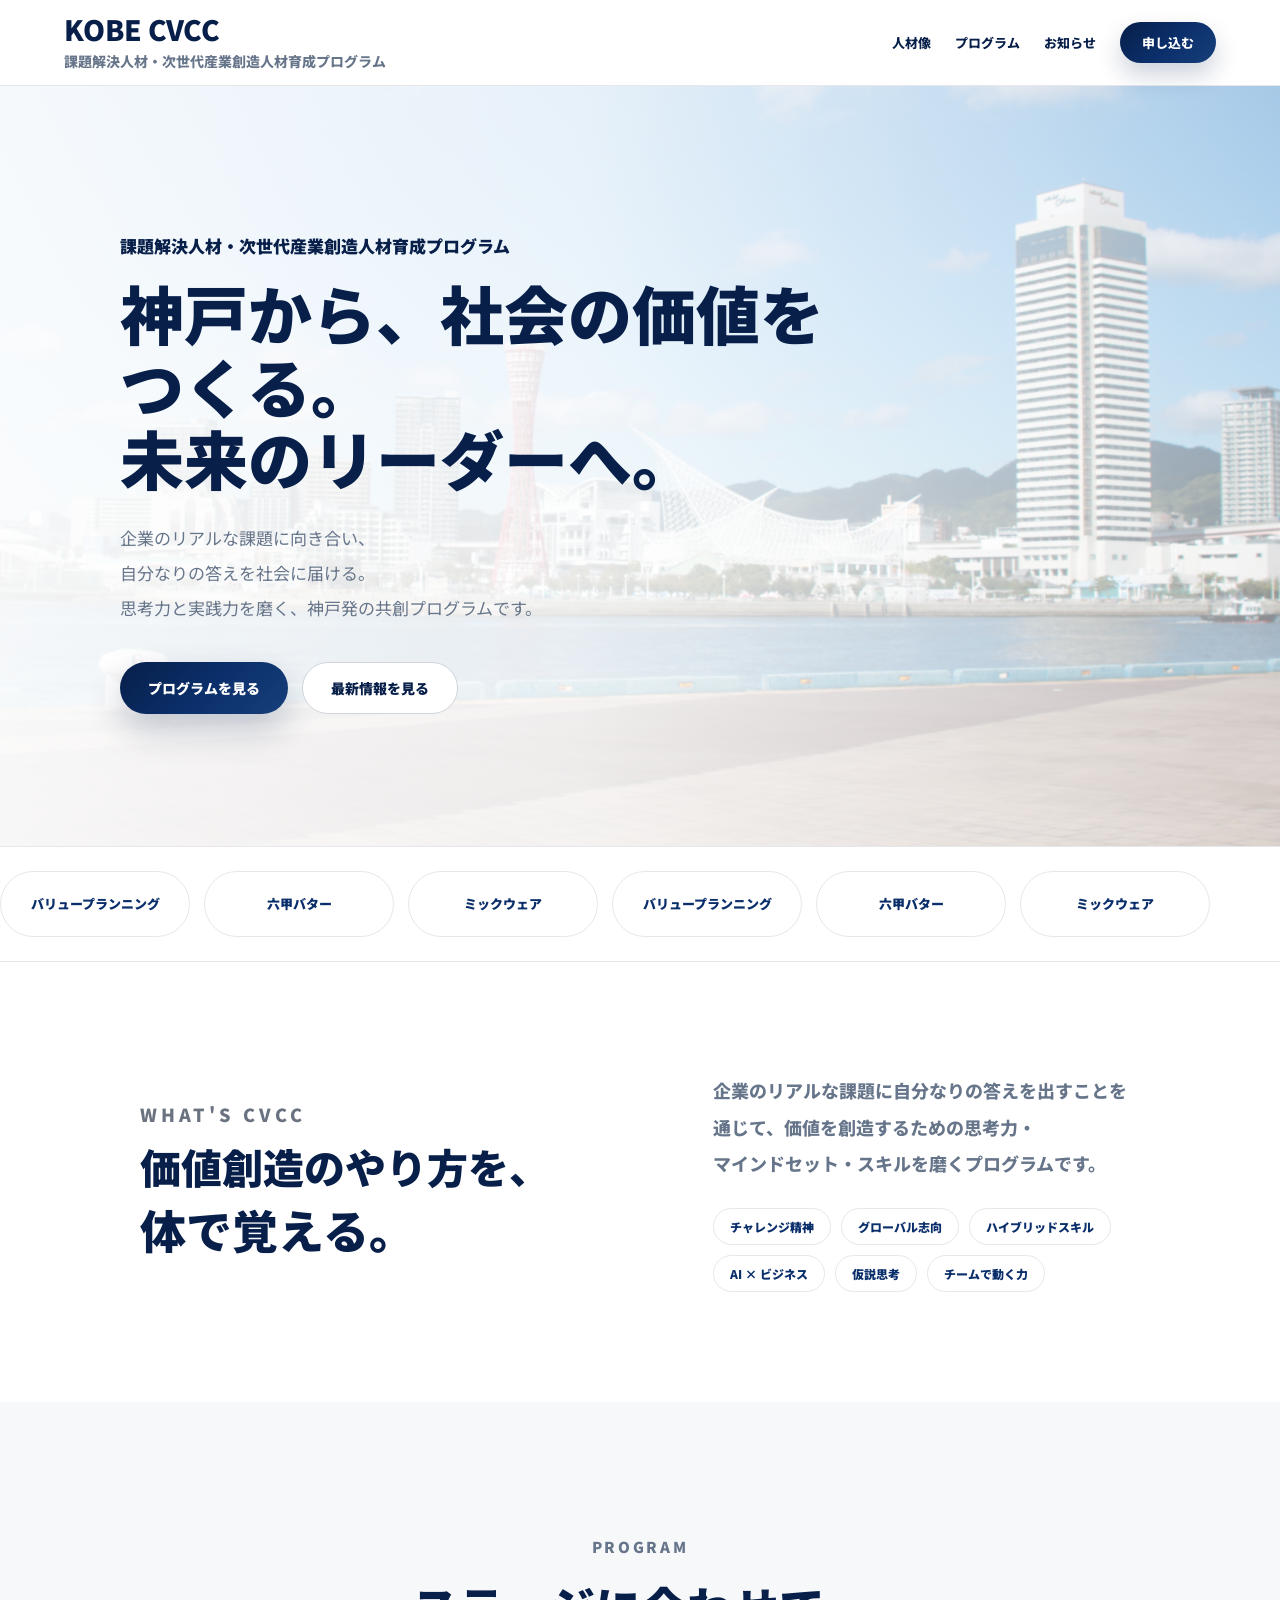
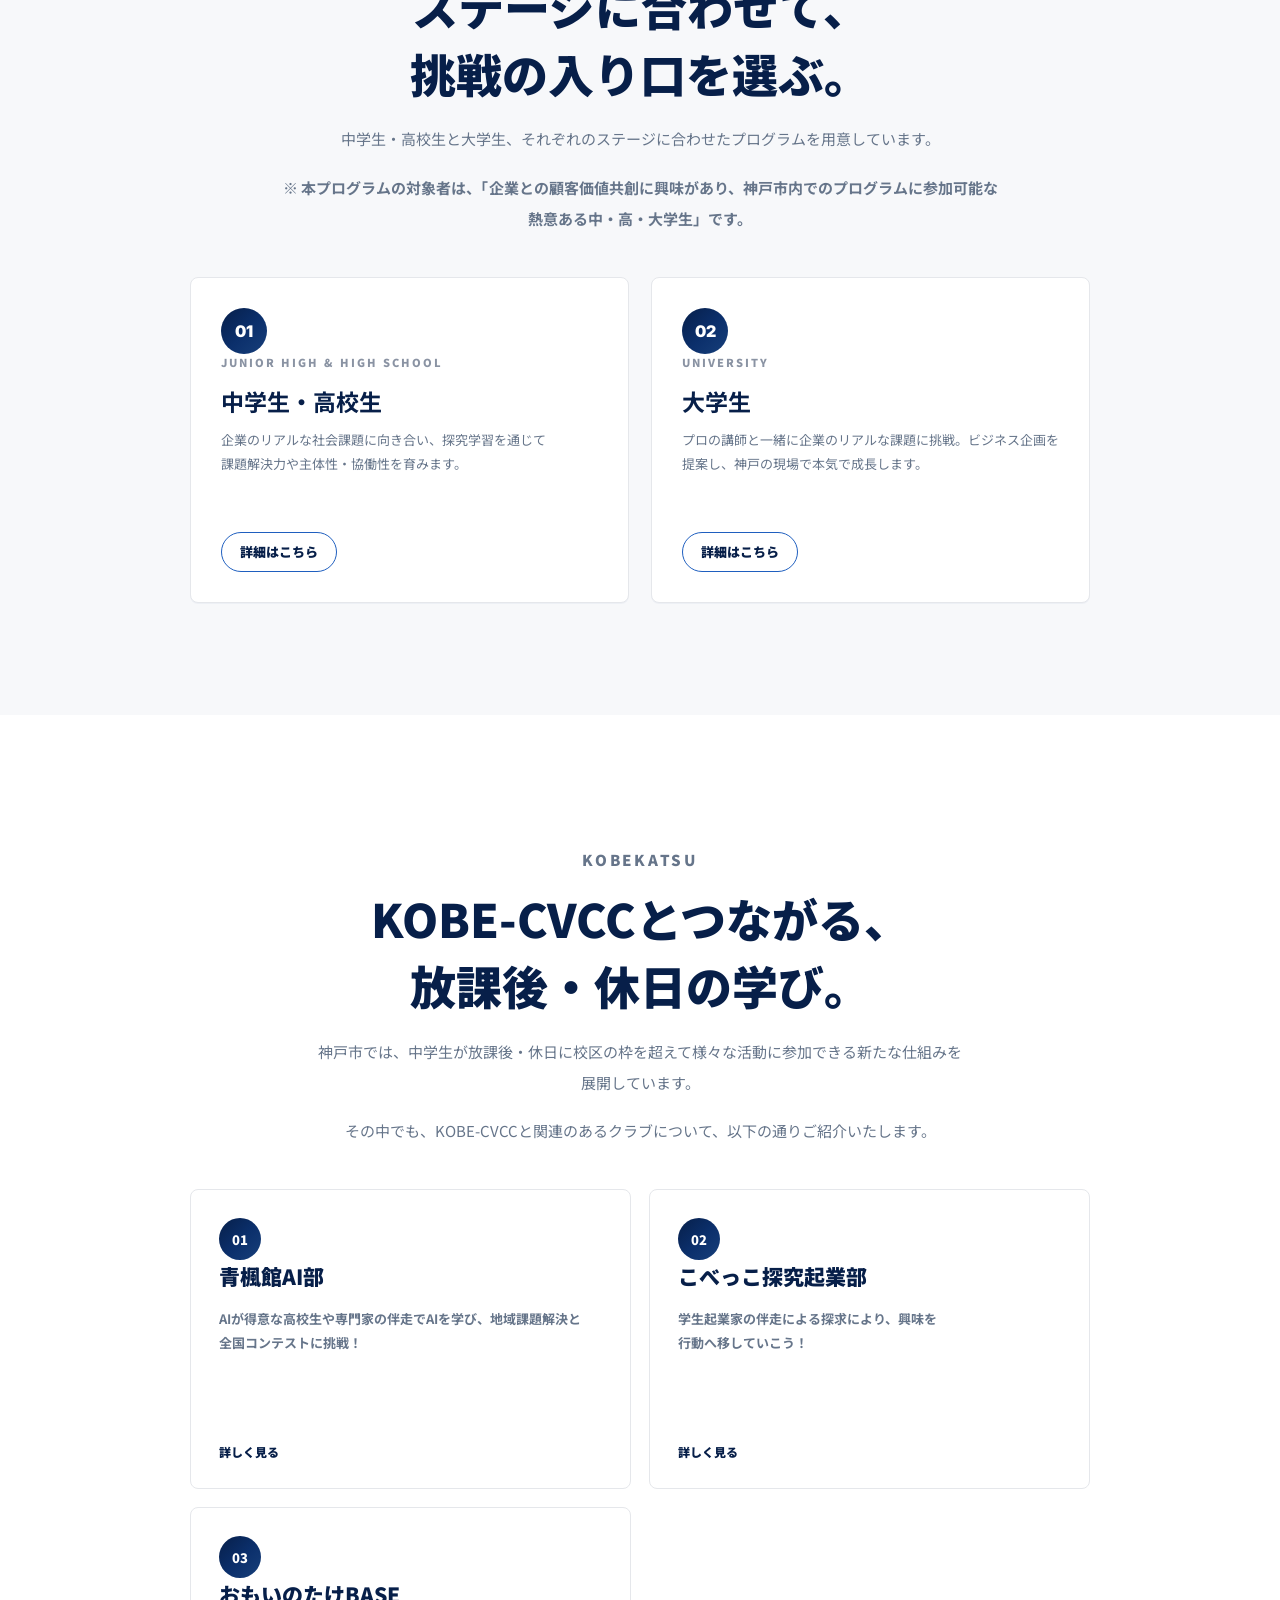
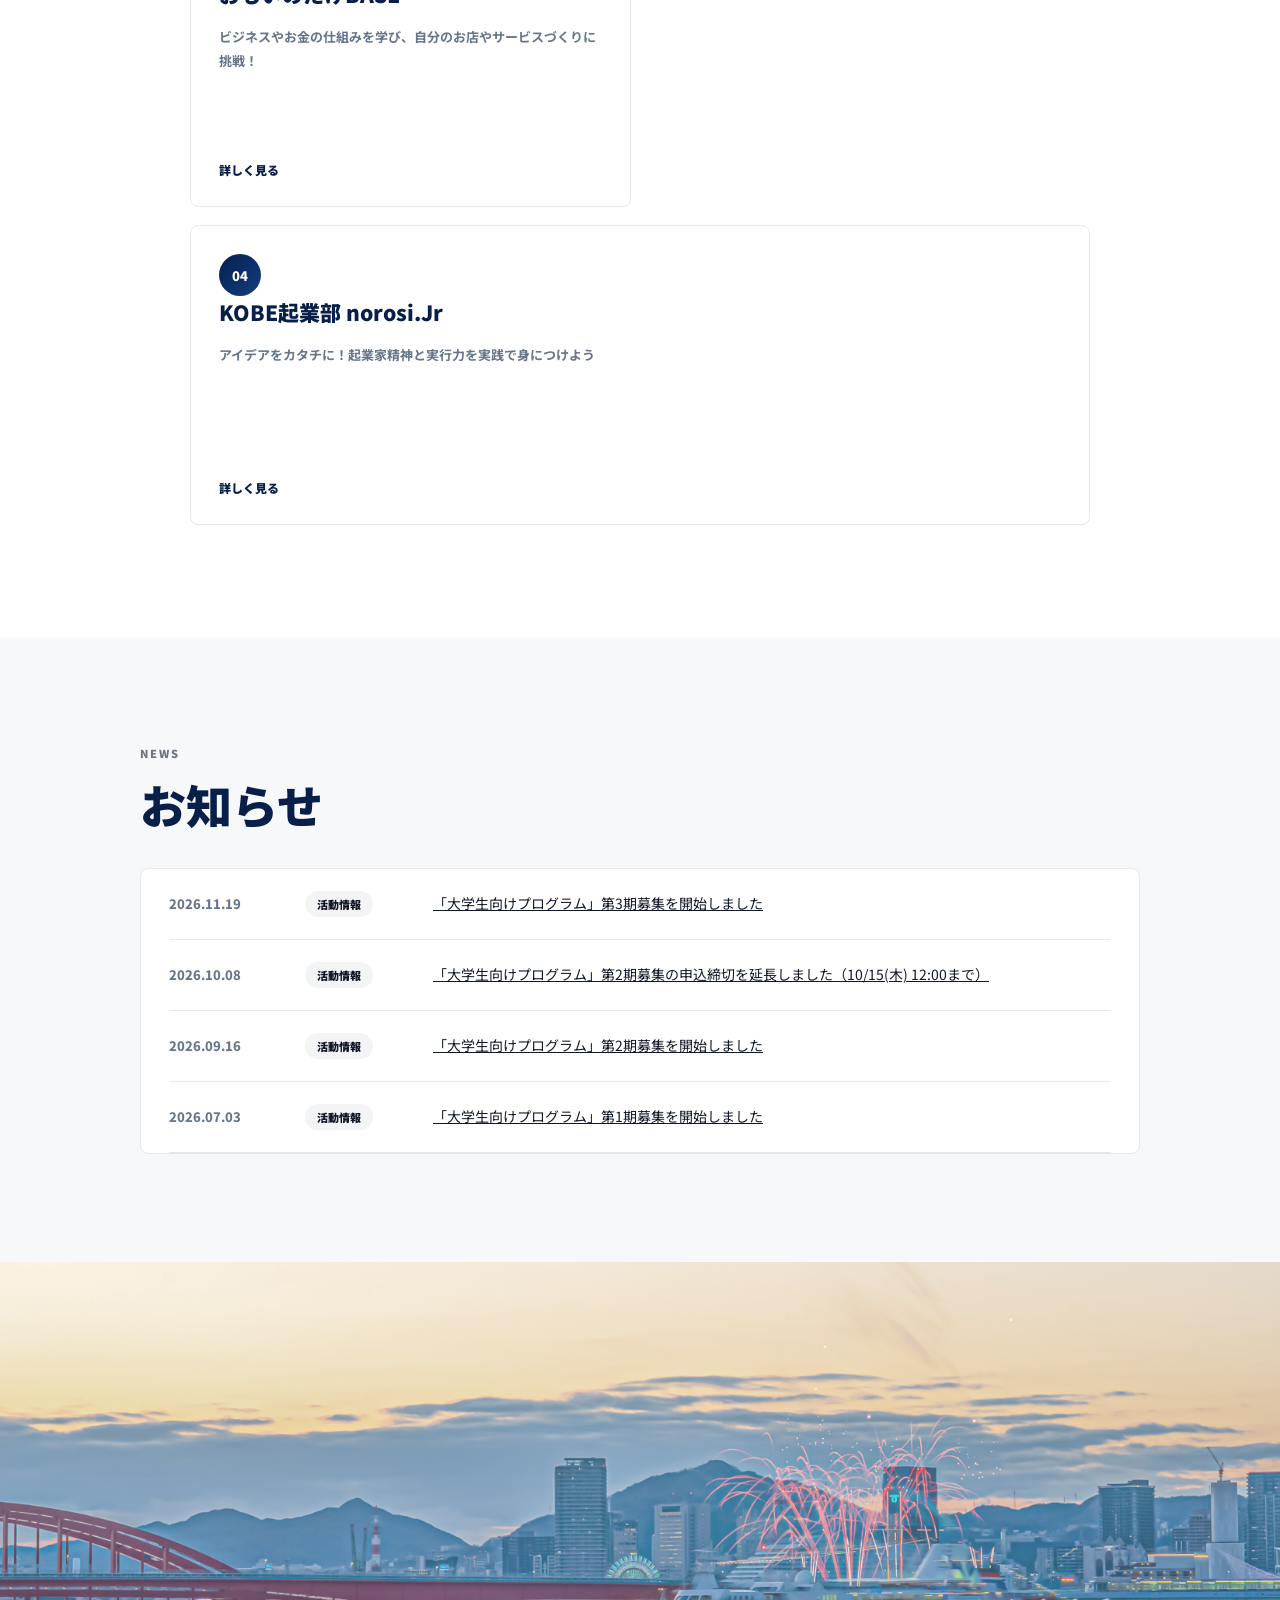
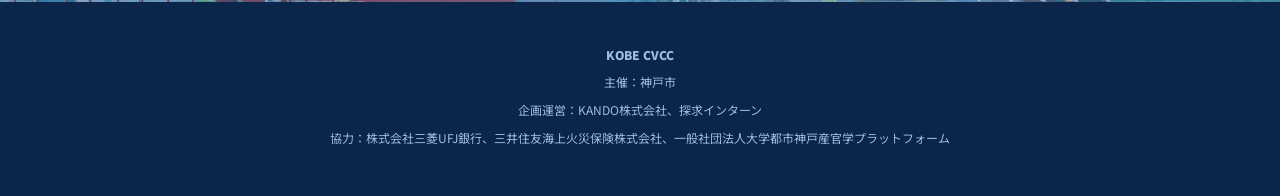
<file: index.html>
<!doctype html>
<html lang="ja">
<head>
  <meta charset="utf-8">
  <meta name="viewport" content="width=device-width, initial-scale=1">
  <title>KOBE CVCC | 課題解決人材・次世代産業創造人材育成プログラム</title>
  <meta name="description" content="神戸から、企業のリアルな課題に挑む次世代リーダーを育てるKOBE CVCCプログラム。">
  <link rel="preconnect" href="https://fonts.googleapis.com">
  <link rel="preconnect" href="https://fonts.gstatic.com" crossorigin>
  <link href="https://fonts.googleapis.com/css2?family=Inter:wght@500;600;700;800;900&family=Noto+Sans+JP:wght@400;500;600;700;800;900&display=swap" rel="stylesheet">
  <link rel="stylesheet" href="styles.css">
</head>
<body>
  <header class="site-header">
    <a class="brand" href="#" aria-label="KOBE CVCC トップ">
      <span>
        <span class="brand-name">KOBE CVCC</span>
        <span class="brand-sub">課題解決人材・次世代産業創造人材育成プログラム</span>
      </span>
    </a>
    <nav class="nav-actions" aria-label="主要メニュー">
      <a href="talent.html">人材像</a>
      <a href="#programs">プログラム</a>
      <a href="#news">お知らせ</a>
      <a class="nav-button" href="#programs">申し込む</a>
    </nav>
  </header>

  <main>
    <section class="hero">
      <div class="hero-inner">
        <div class="hero-copyblock">
          <p class="hero-program">課題解決人材・次世代産業創造人材育成プログラム</p>
          <h1>
            <span class="line">神戸から、社会の価値をつくる。</span>
            <span class="line accent">未来のリーダーへ。</span>
          </h1>
          <p class="hero-copy">
            <span class="line">企業のリアルな課題に向き合い、</span>
            <span class="line">自分なりの答えを社会に届ける。</span>
            <span class="line">思考力と実践力を磨く、神戸発の共創プログラムです。</span>
          </p>
          <div class="hero-actions">
            <a class="button button-primary" href="#programs">プログラムを見る</a>
            <a class="button button-secondary" href="#news">最新情報を見る</a>
          </div>
        </div>

      </div>
    </section>

    <section class="partners" aria-label="参加企業・主催">
      <div class="partner-marquee fade-up">
        <div class="partner-track">
          <span>バリュープランニング</span>
          <span>六甲バター</span>
          <span>ミックウェア</span>

          <span>バリュープランニング</span>
          <span>六甲バター</span>
          <span>ミックウェア</span>
        </div>
      </div>
    </section>

    <section class="intro">
      <div class="section-inner intro-grid">
        <div class="fade-up">
          <p class="section-label">What's CVCC</p>
          <h2>
            <span class="line">価値創造のやり方を、</span>
            <span class="line keep-line">体で覚える。</span>
          </h2>
        </div>
        <div class="intro-text fade-up">
          <p>企業のリアルな課題に自分なりの答えを出すことを通じて、価値を創造するための思考力・マインドセット・スキルを磨くプログラムです。</p>
          <div class="tag-list">
            <span>チャレンジ精神</span>
            <span>グローバル志向</span>
            <span>ハイブリッドスキル</span>
            <span>AI × ビジネス</span>
            <span>仮説思考</span>
            <span>チームで動く力</span>
          </div>
        </div>
      </div>
    </section>

    <section class="programs" id="programs">
      <div class="section-inner">
        <div class="section-heading fade-up">
          <p class="section-label centered">Program</p>
          <h2 class="section-title centered">
            <span class="line">ステージに合わせて、</span>
            <span class="line">挑戦の入り口を選ぶ。</span>
          </h2>
          <p>中学生・高校生と大学生、それぞれのステージに合わせたプログラムを用意しています。</p>
          <p class="program-note">
            ※ 本プログラムの対象者は、「企業との顧客価値共創に興味があり、神戸市内でのプログラムに参加可能な熱意ある中・高・大学生」です。
          </p>
        </div>

        <div class="program-grid">
          <article class="program-card fade-up">
            <span>01</span>
            <p class="program-kicker">Junior High &amp; High School</p>
            <h3>中学生・高校生</h3>
            <p>企業のリアルな社会課題に向き合い、探究学習を通じて課題解決力や主体性・協働性を育みます。</p>
            <a href="tankyu.html">詳細はこちら</a>
          </article>
          <article class="program-card fade-up">
            <span>02</span>
            <p class="program-kicker">University</p>
            <h3>大学生</h3>
            <p>プロの講師と一緒に企業のリアルな課題に挑戦。ビジネス企画を提案し、神戸の現場で本気で成長します。</p>
            <a href="program.html">詳細はこちら</a>
          </article>
        </div>
      </div>
    </section>

    <section class="kobekatsu" id="kobekatsu">
      <div class="section-inner">
        <div class="section-heading fade-up">
          <p class="section-label centered">KOBEKATSU</p>
          <h2 class="section-title centered">
            <span class="line">KOBE-CVCCとつながる、</span>
            <span class="line">放課後・休日の学び。</span>
          </h2>
          <p>
            神戸市では、中学生が放課後・休日に校区の枠を超えて様々な活動に参加できる新たな仕組みを展開しています。
          </p>
          <p>
            その中でも、KOBE-CVCCと関連のあるクラブについて、以下の通りご紹介いたします。
          </p>
        </div>
    
        <div class="kobekatsu-grid fade-up">
          <a class="kobekatsu-card" href="https://kobe-katsu.smartkobe-portal.com/clubs/009230/" target="_blank" rel="noreferrer">
            <span class="kobekatsu-num">01</span>
            <h3>青楓館AI部</h3>
            <p>AIが得意な高校生や専門家の伴走でAIを学び、地域課題解決と全国コンテストに挑戦！</p>
          </a>
    
          <a class="kobekatsu-card" href="https://kobe-katsu.smartkobe-portal.com/clubs/013430/" target="_blank" rel="noreferrer">
            <span class="kobekatsu-num">02</span>
            <h3>こべっこ探究起業部</h3>
            <p>学生起業家の伴走による探求により、興味を行動へ移していこう！</p>
          </a>
    
          <a class="kobekatsu-card" href="https://kobe-katsu.smartkobe-portal.com/clubs/011980/" target="_blank" rel="noreferrer">
            <span class="kobekatsu-num">03</span>
            <h3>おもいのたけBASE</h3>
            <p>ビジネスやお金の仕組みを学び、自分のお店やサービスづくりに挑戦！</p>
          </a>
    
          <a class="kobekatsu-card" href="https://kobe-katsu.smartkobe-portal.com/clubs/006690/" target="_blank" rel="noreferrer">
            <span class="kobekatsu-num">04</span>
            <h3>KOBE起業部 norosi.Jr</h3>
            <p>アイデアをカタチに！起業家精神と実行力を実践で身につけよう</p>
          </a>
        </div>
      </div>
    </section>

    <section class="news" id="news">
      <div class="section-inner">
        <div class="news-head fade-up">
          <div>
            <p class="section-label">News</p>
            <h2 class="section-title">お知らせ</h2>
          </div>
        </div>

        <div class="news-list fade-up">
          <article class="news-row">
            <time datetime="2026-11-19">2026.11.19</time>
            <span class="news-tag activity">活動情報</span>
            <p><a href="20261119_kobe-cvcc_bosyuyoko3.pdf" target="_blank" rel="noreferrer">「大学生向けプログラム」第3期募集を開始しました</a></p>
          </article>
          <article class="news-row">
            <time datetime="2026-10-08">2026.10.08</time>
            <span class="news-tag activity">活動情報</span>
            <p><a href="20261008_kobe-cvcc_bosyuyoko2.pdf" target="_blank" rel="noreferrer">「大学生向けプログラム」第2期募集の申込締切を延長しました（10/15(木) 12:00まで）</a></p>
          </article>
          <article class="news-row">
            <time datetime="2026-09-16">2026.09.16</time>
            <span class="news-tag activity">活動情報</span>
            <p><a href="20261008_kobe-cvcc_bosyuyoko2.pdf" target="_blank" rel="noreferrer">「大学生向けプログラム」第2期募集を開始しました</a></p>
          </article>
          <article class="news-row">
            <time datetime="2026-07-03">2026.07.03</time>
            <span class="news-tag activity">活動情報</span>
            <p><a href="20260703_kobe-cvcc_bosyuyoko.pdf" target="_blank" rel="noreferrer">「大学生向けプログラム」第1期募集を開始しました</a></p>
          </article>
        </div>
      </div>
    </section>
  </main>

  <footer class="site-footer">
    <div class="footer-skyline" aria-hidden="true"></div>
    <div class="footer-content">
      <p class="footer-title">KOBE CVCC</p>
      <p>主催：神戸市</p>
      <p>企画運営：KANDO株式会社、探求インターン</p>
      <p>協力：株式会社三菱UFJ銀行、三井住友海上火災保険株式会社、一般社団法人大学都市神戸産官学プラットフォーム</p>
    </div>
  </footer>

  <script>
    const observer = new IntersectionObserver((entries) => {
      entries.forEach((entry) => {
        if (entry.isIntersecting) {
          entry.target.classList.add('is-visible');
          observer.unobserve(entry.target);
        }
      });
    }, { threshold: 0.12 });

    document.querySelectorAll('.fade-up').forEach((element) => observer.observe(element));
  </script>
</body>
</html>
</file>
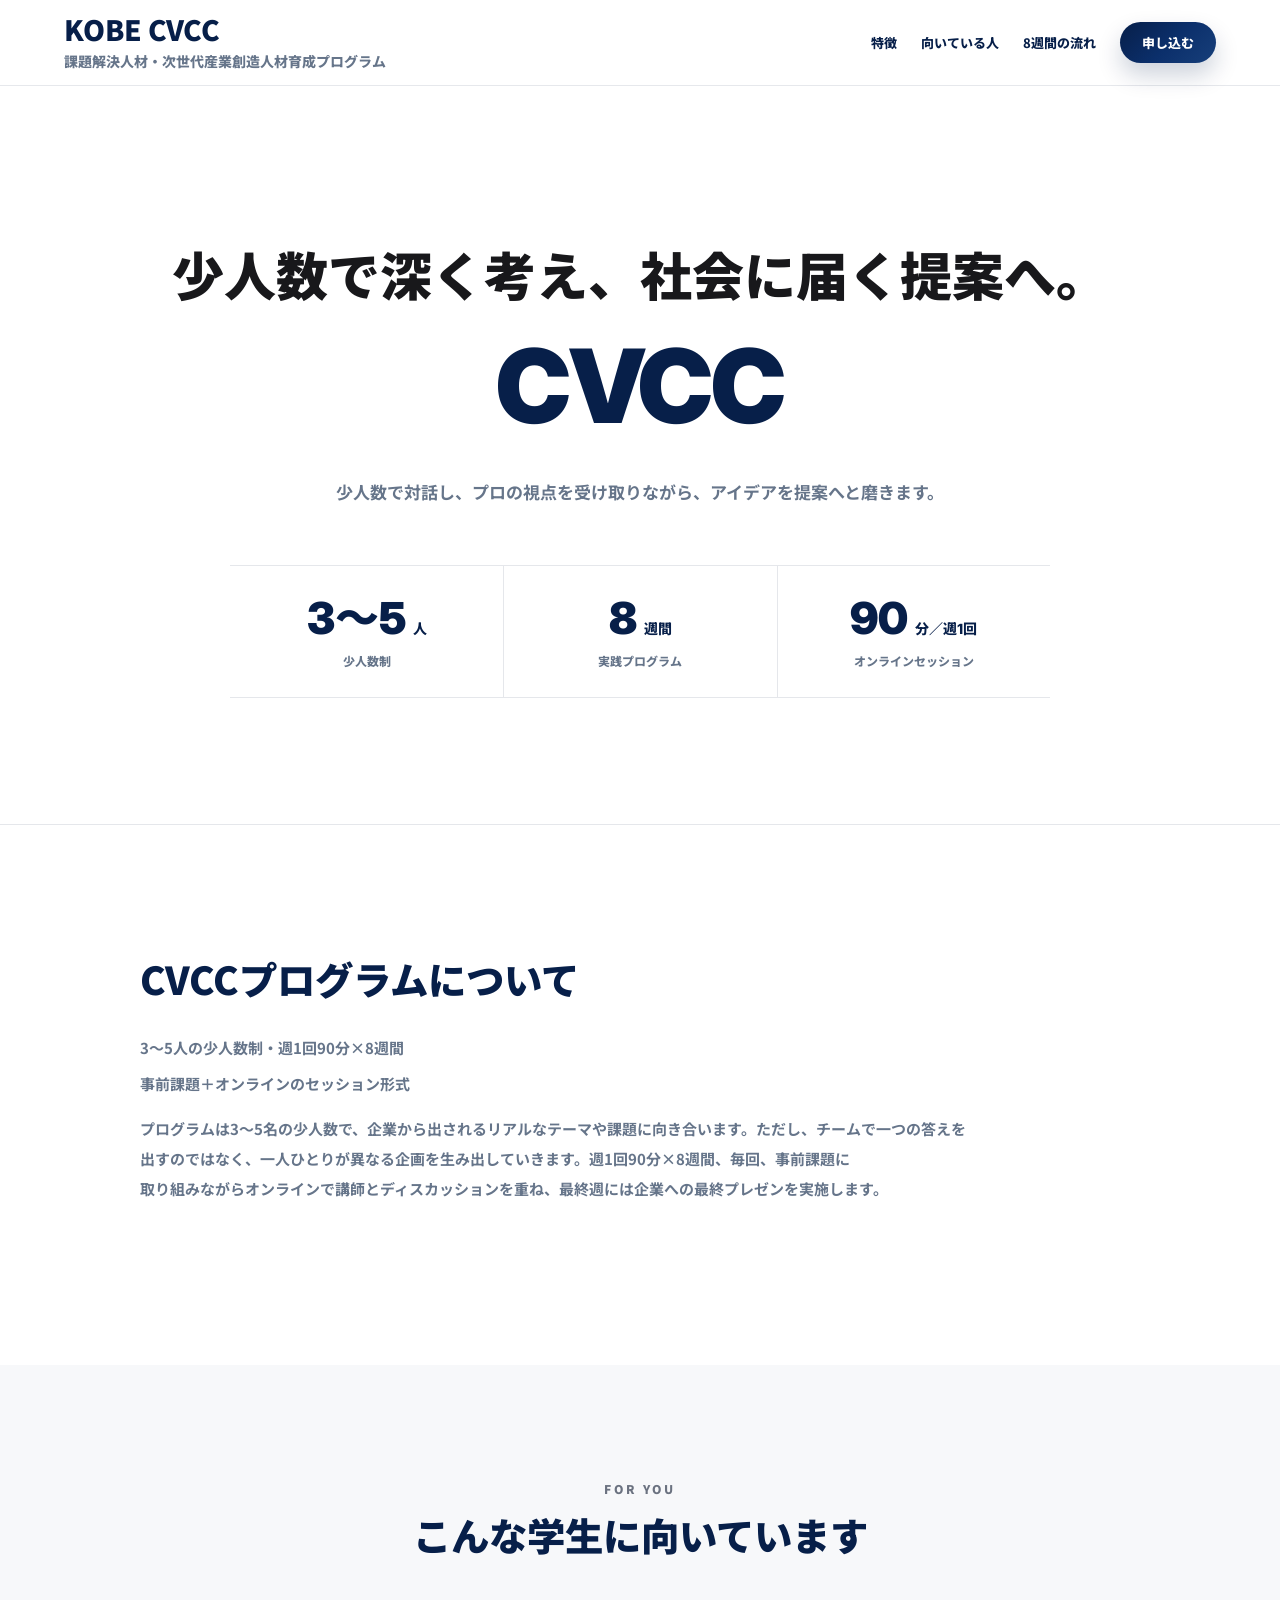
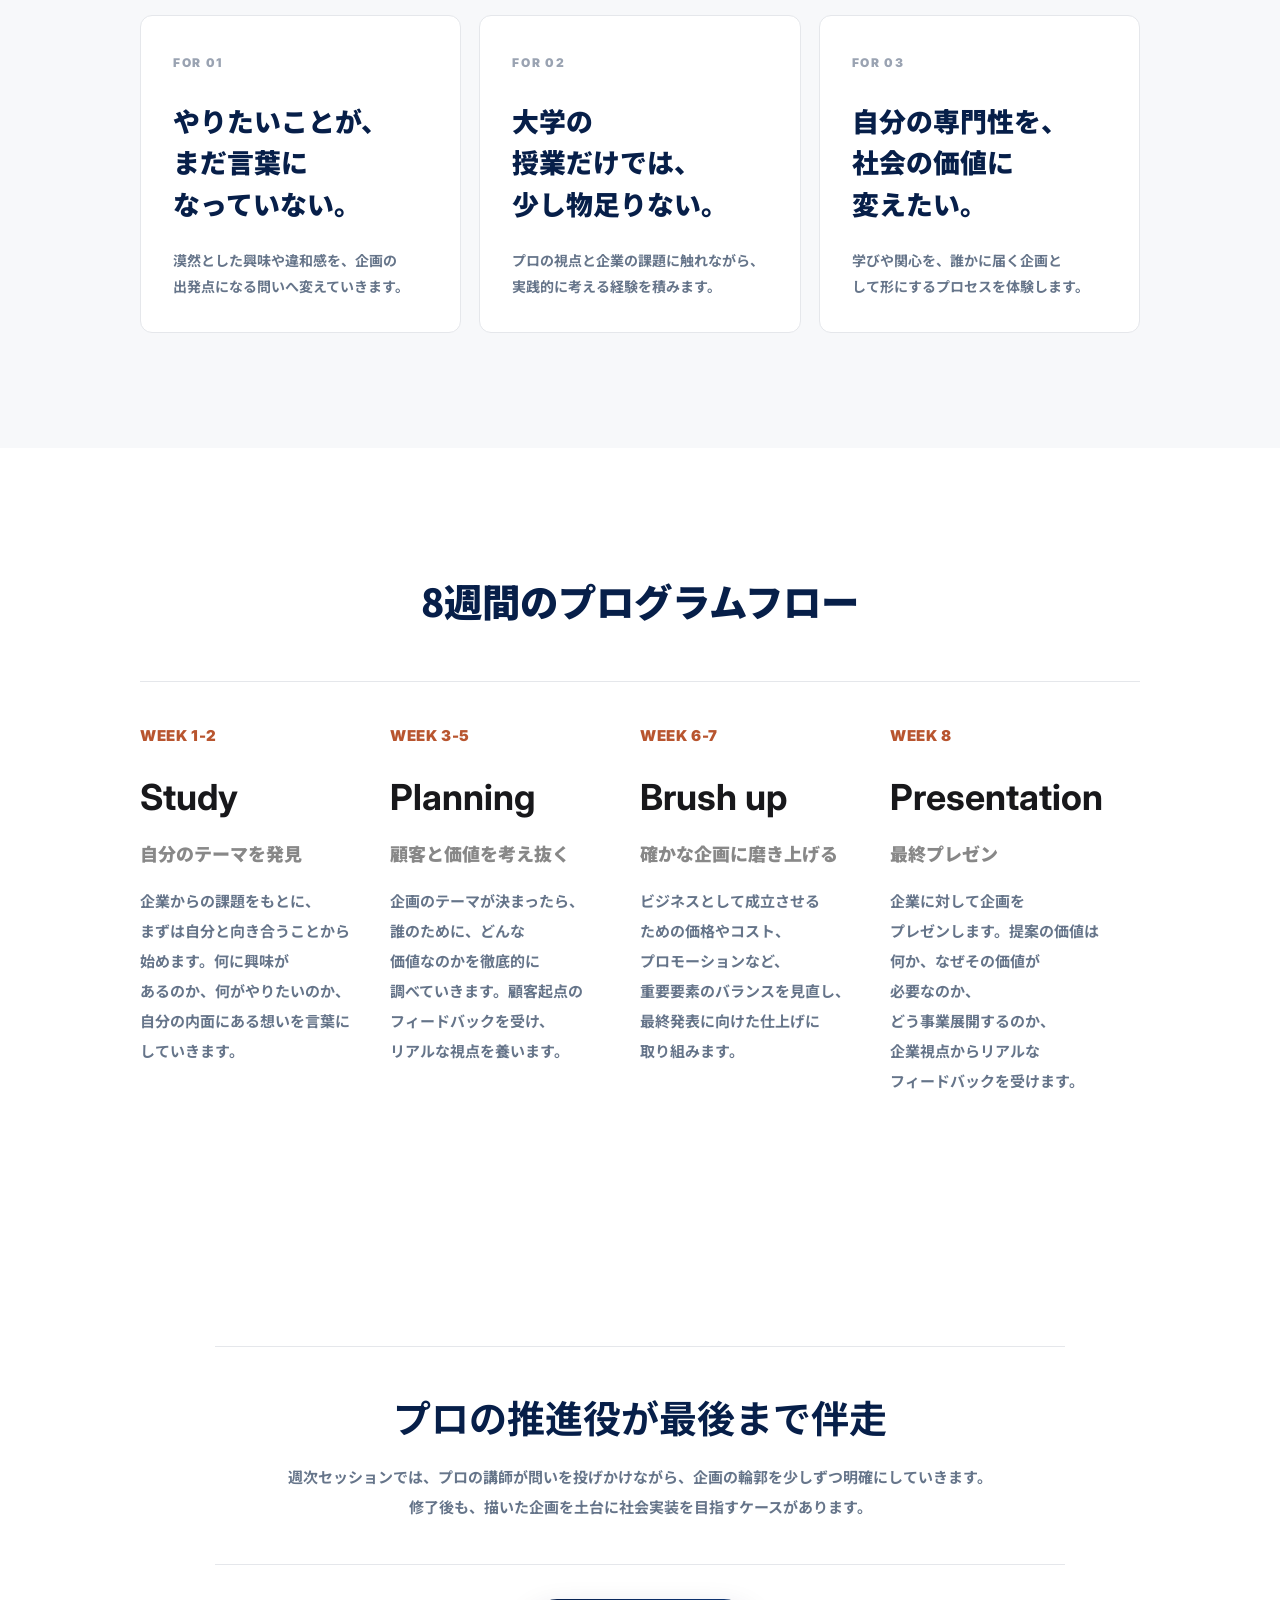
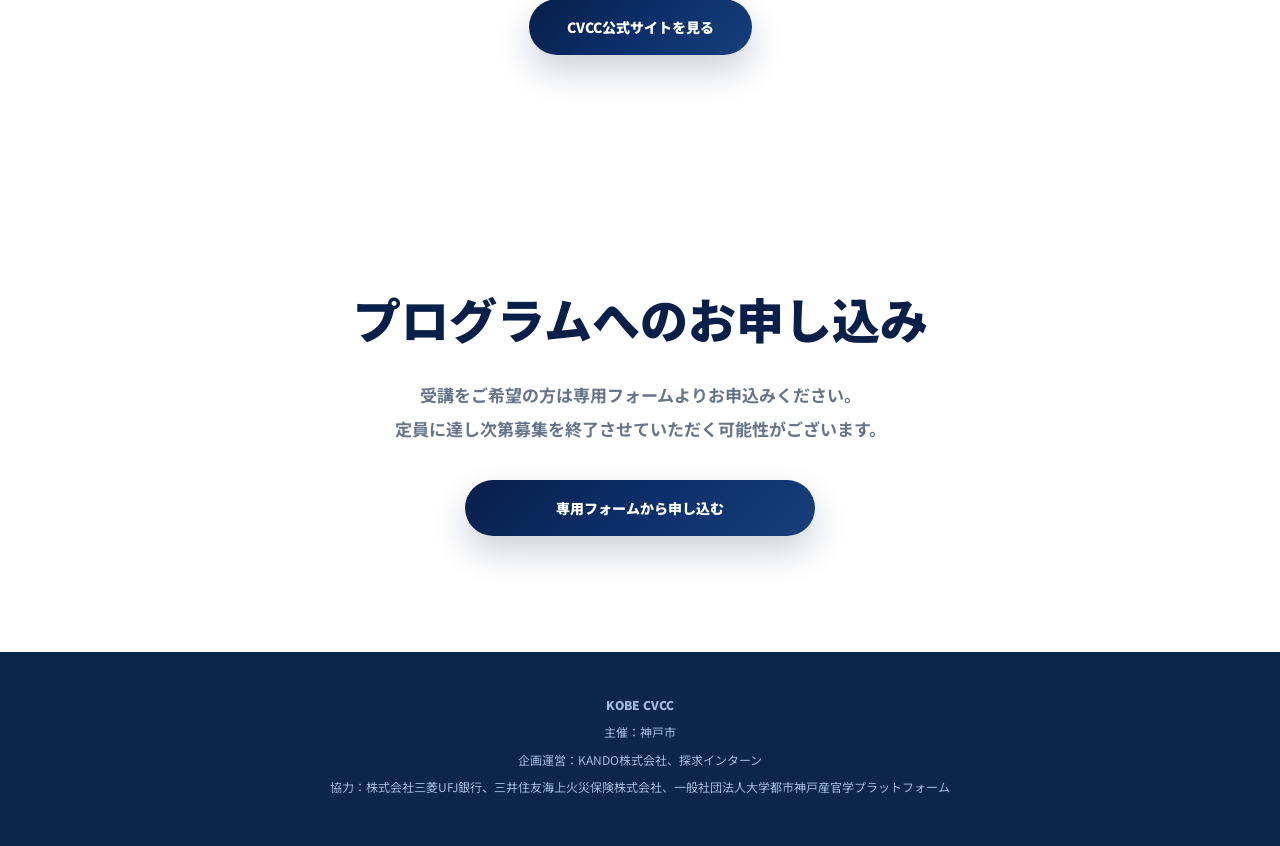
<file: program.html>
<!doctype html>
<html lang="ja">
<head>
  <meta charset="utf-8">
  <meta name="viewport" content="width=device-width, initial-scale=1">
  <title>大学生向けプログラム | KOBE CVCC</title>
  <meta name="description" content="KOBE CVCCの大学生向け8週間プログラム。少人数で顧客価値を探究し、アイデアを社会の価値へ変える実践型プログラムです。">
  <link rel="preconnect" href="https://fonts.googleapis.com">
  <link rel="preconnect" href="https://fonts.gstatic.com" crossorigin>
  <link href="https://fonts.googleapis.com/css2?family=Inter:wght@500;600;700;800;900&family=Noto+Sans+JP:wght@400;500;600;700;800;900&display=swap" rel="stylesheet">
  <link rel="stylesheet" href="program.css">
</head>
<body>
  <header class="site-header">
    <a class="brand" href="index.html" aria-label="KOBE CVCC トップ">
      <span>
        <span class="brand-name">KOBE CVCC</span>
        <span class="brand-sub">課題解決人材・次世代産業創造人材育成プログラム</span>
      </span>
    </a>
    <nav class="nav-actions" aria-label="主要メニュー">
      <a href="#why">特徴</a>
      <a href="#fit">向いている人</a>
      <a href="#flow">8週間の流れ</a>
      <a class="nav-button" href="https://docs.google.com/forms/d/e/1FAIpQLSeiaEmq4knhhPtpWh0DAR8w8DXd9ObSCUk6FZjYYDlX8GQIoA/viewform" target="_blank" rel="noreferrer">申し込む</a>
    </nav>
  </header>

  <main>
    <section class="hero">
      <div class="hero-inner">
        <h1 class="fade-up">
          <span>少人数で深く考え、社会に届く提案へ。</span>
          <em>CVCC</em>
        </h1>
        <p class="hero-subtitle fade-up">少人数で対話し、プロの視点を受け取りながら、アイデアを提案へと磨きます。</p>
        <div class="hero-stats fade-up" aria-label="プログラム概要">
          <div>
            <p><strong>3〜5</strong><span>人</span></p>
            <small>少人数制</small>
          </div>
          <div>
            <p><strong>8</strong><span>週間</span></p>
            <small>実践プログラム</small>
          </div>
          <div>
            <p><strong>90</strong><span>分／週1回</span></p>
            <small>オンラインセッション</small>
          </div>
        </div>
      </div>
    </section>

    <section class="program-about" id="why">
      <div class="section-inner">
        <div class="section-heading fade-up">
          <h2>CVCCプログラムについて</h2>
          <p class="about-lead">3〜5人の少人数制・週1回90分×8週間</p>
          <p class="about-sub">事前課題＋オンラインのセッション形式</p>
          <p>プログラムは3〜5名の少人数で、企業から出されるリアルなテーマや課題に向き合います。ただし、チームで一つの答えを出すのではなく、一人ひとりが異なる企画を生み出していきます。週1回90分×8週間、毎回、事前課題に取り組みながらオンラインで講師とディスカッションを重ね、最終週には企業への最終プレゼンを実施します。</p>
        </div>
      </div>
    </section>

    <section class="fit" id="fit">
      <div class="section-inner">
        <div class="section-heading centered fade-up">
          <p class="section-label">For You</p>
          <h2>こんな学生に向いています</h2>
        </div>

        <div class="fit-grid fade-up">
          <article>
            <span>For 01</span>
            <h3>やりたいことが、まだ言葉になっていない。</h3>
            <p>漠然とした興味や違和感を、企画の出発点になる問いへ変えていきます。</p>
          </article>
          <article>
            <span>For 02</span>
            <h3>大学の授業だけでは、少し物足りない。</h3>
            <p>プロの視点と企業の課題に触れながら、実践的に考える経験を積みます。</p>
          </article>
          <article>
            <span>For 03</span>
            <h3>自分の専門性を、社会の価値に変えたい。</h3>
            <p>学びや関心を、誰かに届く企画として形にするプロセスを体験します。</p>
          </article>
        </div>
      </div>
    </section>

    <section class="flow" id="flow">
      <div class="section-inner">
        <div class="section-heading centered fade-up">
          <h2>8週間のプログラムフロー</h2>
        </div>

        <div class="flow-grid fade-up">
          <article>
            <span>Week 1-2</span>
            <h3>Study</h3>
            <strong>自分のテーマを発見</strong>
            <p>企業からの課題をもとに、まずは自分と向き合うことから始めます。何に興味があるのか、何がやりたいのか、自分の内面にある想いを言葉にしていきます。</p>
          </article>
          <article>
            <span>Week 3-5</span>
            <h3>Planning</h3>
            <strong>顧客と価値を考え抜く</strong>
            <p>企画のテーマが決まったら、誰のために、どんな価値なのかを徹底的に調べていきます。顧客起点のフィードバックを受け、リアルな視点を養います。</p>
          </article>
          <article>
            <span>Week 6-7</span>
            <h3>Brush up</h3>
            <strong>確かな企画に磨き上げる</strong>
            <p>ビジネスとして成立させるための価格やコスト、プロモーションなど、重要要素のバランスを見直し、最終発表に向けた仕上げに取り組みます。</p>
          </article>
          <article>
            <span>Week 8</span>
            <h3>Presentation</h3>
            <strong>最終プレゼン</strong>
            <p>企業に対して企画をプレゼンします。提案の価値は何か、なぜその価値が必要なのか、どう事業展開するのか、企業視点からリアルなフィードバックを受けます。</p>
          </article>
        </div>
      </div>
    </section>

    <section class="coaches">
      <div class="section-inner">
        <div class="coach-note fade-up">
          <h2>プロの推進役が最後まで伴走</h2>
          <p>週次セッションでは、プロの講師が問いを投げかけながら、企画の輪郭を少しずつ明確にしていきます。<br>修了後も、描いた企画を土台に社会実装を目指すケースがあります。</p>
        </div>
        <div class="official-link fade-up">
          <a href="https://cvcc-program.jp/" target="_blank" rel="noreferrer">CVCC公式サイトを見る</a>
        </div>
      </div>
    </section>

    <section class="entry" id="entry">
      <div class="section-inner entry-inner fade-up">
        <h2>プログラムへのお申し込み</h2>
        <p>受講をご希望の方は専用フォームよりお申込みください。<br>定員に達し次第募集を終了させていただく可能性がございます。</p>
        <a class="entry-button" href="https://docs.google.com/forms/d/e/1FAIpQLSeiaEmq4knhhPtpWh0DAR8w8DXd9ObSCUk6FZjYYDlX8GQIoA/viewform" target="_blank" rel="noreferrer">専用フォームから申し込む</a>
      </div>
    </section>
  </main>

  <footer class="site-footer">
    <div class="footer-content">
      <p class="footer-title">KOBE CVCC</p>
      <p>主催：神戸市</p>
      <p>企画運営：KANDO株式会社、探求インターン</p>
      <p>協力：株式会社三菱UFJ銀行、三井住友海上火災保険株式会社、一般社団法人大学都市神戸産官学プラットフォーム</p>
    </div>
  </footer>

  <script>
    const observer = new IntersectionObserver((entries) => {
      entries.forEach((entry) => {
        if (entry.isIntersecting) {
          entry.target.classList.add('is-visible');
          observer.unobserve(entry.target);
        }
      });
    }, { threshold: 0.12 });

    document.querySelectorAll('.fade-up').forEach((element) => observer.observe(element));
  </script>
</body>
</html>
</file>
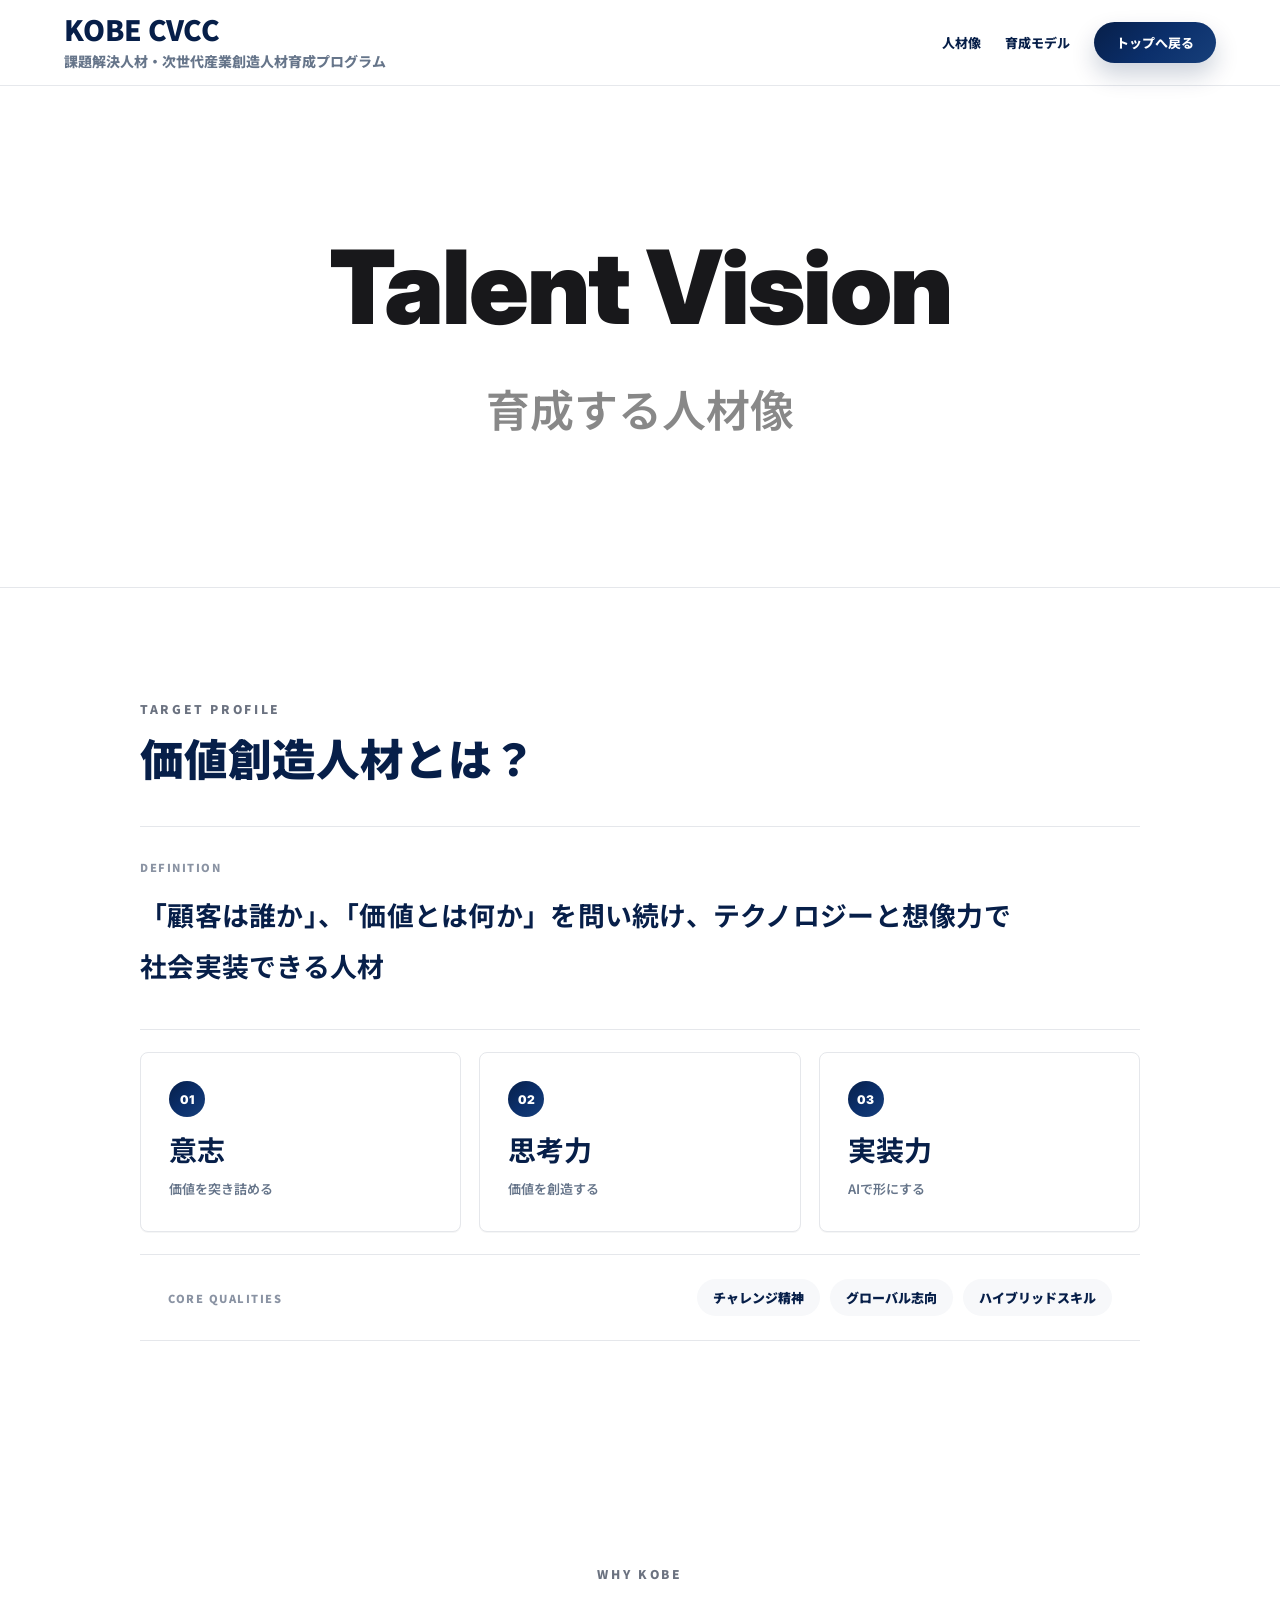
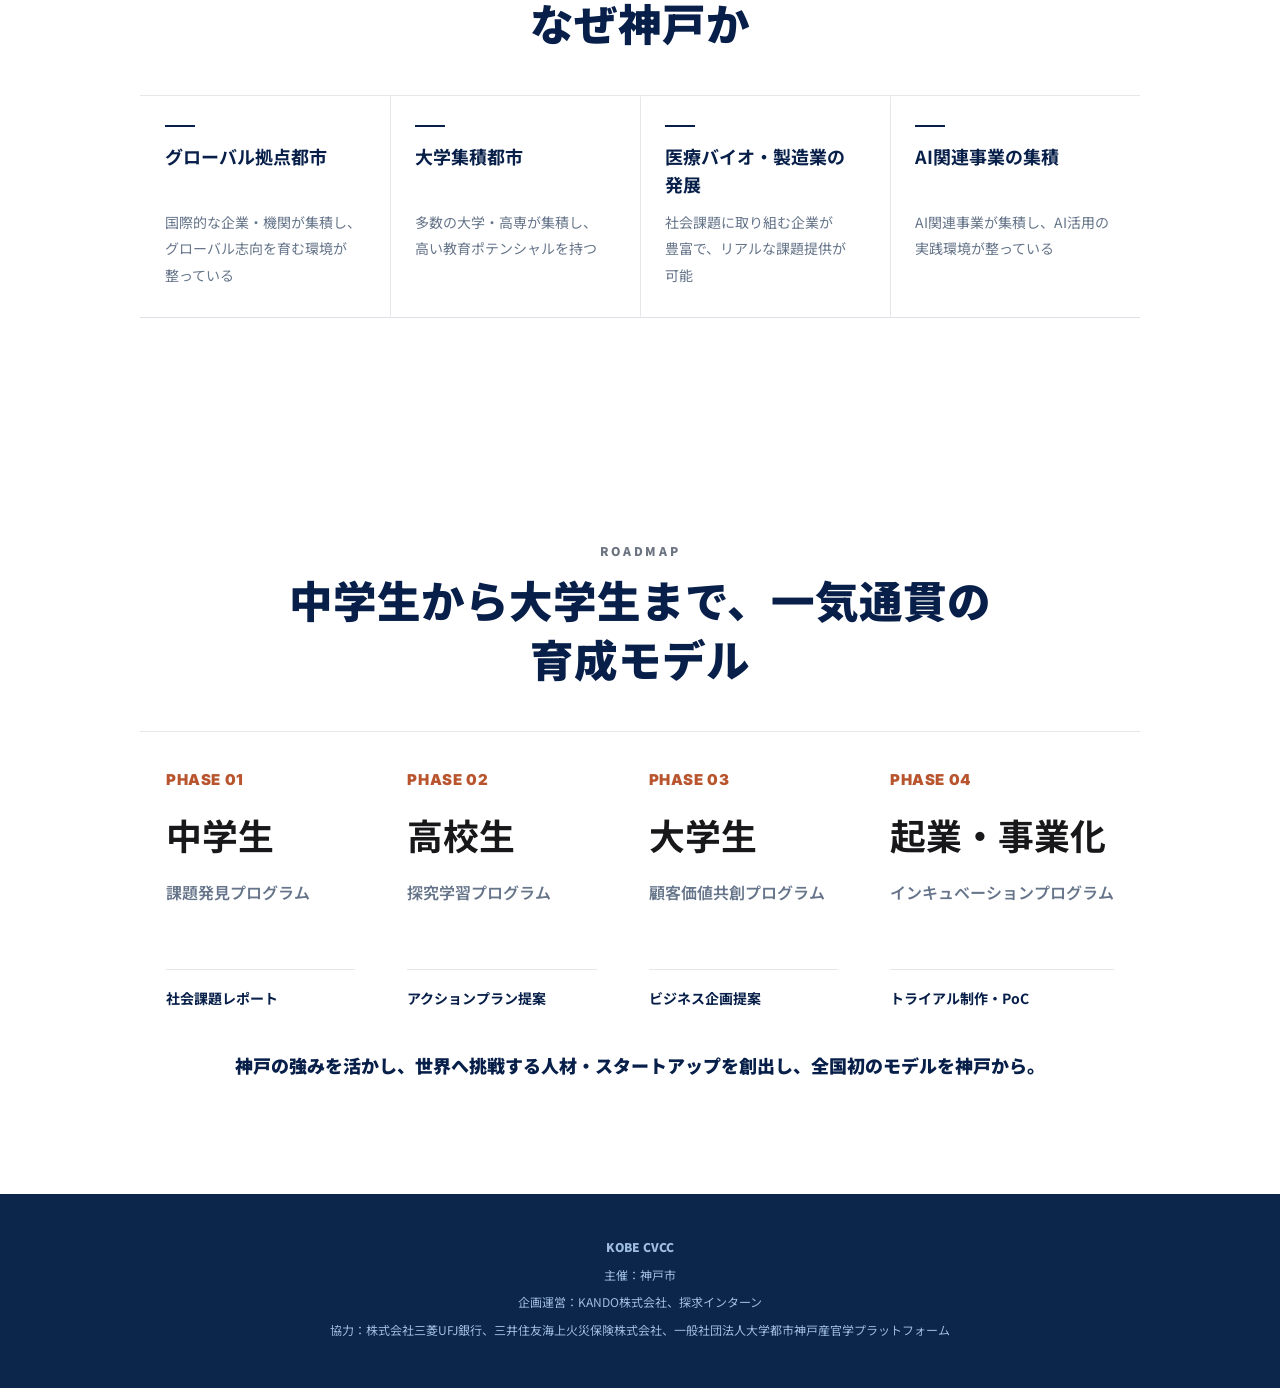
<file: talent.html>
<!doctype html>
<html lang="ja">
<head>
  <meta charset="utf-8">
  <meta name="viewport" content="width=device-width, initial-scale=1">
  <title>育成する人材像 | KOBE CVCC</title>
  <meta name="description" content="KOBE CVCCが目指す価値創造人材と、中学生から大学生までの一気通貫の育成モデルを紹介します。">
  <link rel="preconnect" href="https://fonts.googleapis.com">
  <link rel="preconnect" href="https://fonts.gstatic.com" crossorigin>
  <link href="https://fonts.googleapis.com/css2?family=Inter:wght@500;600;700;800;900&family=Noto+Sans+JP:wght@400;500;600;700;800;900&display=swap" rel="stylesheet">
  <link rel="stylesheet" href="talent.css">
</head>
<body>
  <header class="site-header">
    <a class="brand" href="index.html" aria-label="KOBE CVCC トップ">
      <span>
        <span class="brand-name">KOBE CVCC</span>
        <span class="brand-sub">課題解決人材・次世代産業創造人材育成プログラム</span>
      </span>
    </a>
    <nav class="nav-actions" aria-label="主要メニュー">
      <a href="#vision">人材像</a>
      <a href="#roadmap">育成モデル</a>
      <a class="nav-button" href="index.html">トップへ戻る</a>
    </nav>
  </header>

  <main>
    <section class="hero">
      <div class="hero-inner">
        <h1 class="fade-up">Talent Vision</h1>
        <p class="hero-subtitle fade-up">育成する人材像</p>
      </div>
    </section>

    <section class="vision" id="vision">
      <div class="section-inner">
        <div class="section-heading fade-up">
          <p class="section-label">Target Profile</p>
          <h2>価値創造人材とは？</h2>
        </div>

        <div class="vision-model fade-up" aria-label="価値創造人材と3つの力">
          <div class="model-head">
            <p>Definition</p>
            <h3>「顧客は誰か」、「価値とは何か」を問い続け、テクノロジーと想像力で社会実装できる人材</h3>
          </div>

          <div class="model-grid">
            <article class="model-card">
              <span>01</span>
              <h4>意志</h4>
              <p>価値を突き詰める</p>
              <ul>
                <li>「誰のための価値か」を常に問い続けられる</li>
                <li>正解を求めずチャレンジし続けられる</li>
                <li>主体性・積極性を持って行動できる</li>
              </ul>
            </article>
            <article class="model-card">
              <span>02</span>
              <h4>思考力</h4>
              <p>価値を創造する</p>
              <ul>
                <li>顧客の本質的ニーズを構造化できる</li>
                <li>チームで協働しながら企画・提案できる</li>
                <li>仮説から検証のサイクルを実践できる</li>
              </ul>
            </article>
            <article class="model-card">
              <span>03</span>
              <h4>実装力</h4>
              <p>AIで形にする</p>
              <ul>
                <li>生成AIをリサーチ・分析に活用できる</li>
                <li>生成AIで自らの発想を拡げられる</li>
                <li>生成AIでアプリ開発ができる</li>
              </ul>
            </article>
          </div>

          <div class="quality-strip">
            <p class="strip-label">Core Qualities</p>
            <div>
              <span>チャレンジ精神</span>
              <span>グローバル志向</span>
              <span>ハイブリッドスキル</span>
            </div>
          </div>
        </div>
      </div>
    </section>

    <section class="why-kobe">
      <div class="section-inner">
        <div class="section-heading centered fade-up">
          <p class="section-label">Why Kobe</p>
          <h2>なぜ神戸か</h2>
        </div>

        <div class="kobe-grid">
          <article class="mini-card fade-up">
            <h3>グローバル拠点都市</h3>
            <p>国際的な企業・機関が集積し、グローバル志向を育む環境が整っている</p>
          </article>
          <article class="mini-card fade-up">
            <h3>大学集積都市</h3>
            <p>多数の大学・高専が集積し、高い教育ポテンシャルを持つ</p>
          </article>
          <article class="mini-card fade-up">
            <h3>医療バイオ・製造業の発展</h3>
            <p>社会課題に取り組む企業が豊富で、リアルな課題提供が可能</p>
          </article>
          <article class="mini-card fade-up">
            <h3>AI関連事業の集積</h3>
            <p>AI関連事業が集積し、AI活用の実践環境が整っている</p>
          </article>
        </div>
      </div>
    </section>

    <section class="roadmap" id="roadmap">
      <div class="section-inner">
        <div class="section-heading centered fade-up">
          <p class="section-label">Roadmap</p>
          <h2>中学生から大学生まで、一気通貫の育成モデル</h2>
        </div>

        <div class="road-flow fade-up">
          <article>
            <span>Phase 01</span>
            <h3>中学生</h3>
            <p>課題発見プログラム</p>
            <strong>社会課題レポート</strong>
          </article>
          <article>
            <span>Phase 02</span>
            <h3>高校生</h3>
            <p>探究学習プログラム</p>
            <strong>アクションプラン提案</strong>
          </article>
          <article>
            <span>Phase 03</span>
            <h3>大学生</h3>
            <p>顧客価値共創プログラム</p>
            <strong>ビジネス企画提案</strong>
          </article>
          <article>
            <span>Phase 04</span>
            <h3>起業・事業化</h3>
            <p>インキュベーションプログラム</p>
            <strong>トライアル制作・PoC</strong>
          </article>
        </div>

        <p class="road-message fade-up">神戸の強みを活かし、世界へ挑戦する人材・スタートアップを創出し、全国初のモデルを神戸から。</p>
      </div>
    </section>
  </main>

  <footer class="site-footer">
    <div class="footer-content">
      <p class="footer-title">KOBE CVCC</p>
      <p>主催：神戸市</p>
      <p>企画運営：KANDO株式会社、探求インターン</p>
      <p>協力：株式会社三菱UFJ銀行、三井住友海上火災保険株式会社、一般社団法人大学都市神戸産官学プラットフォーム</p>
    </div>
  </footer>

  <script>
    const observer = new IntersectionObserver((entries) => {
      entries.forEach((entry) => {
        if (entry.isIntersecting) {
          entry.target.classList.add('is-visible');
          observer.unobserve(entry.target);
        }
      });
    }, { threshold: 0.12 });

    document.querySelectorAll('.fade-up').forEach((element) => observer.observe(element));
  </script>
</body>
</html>
</file>
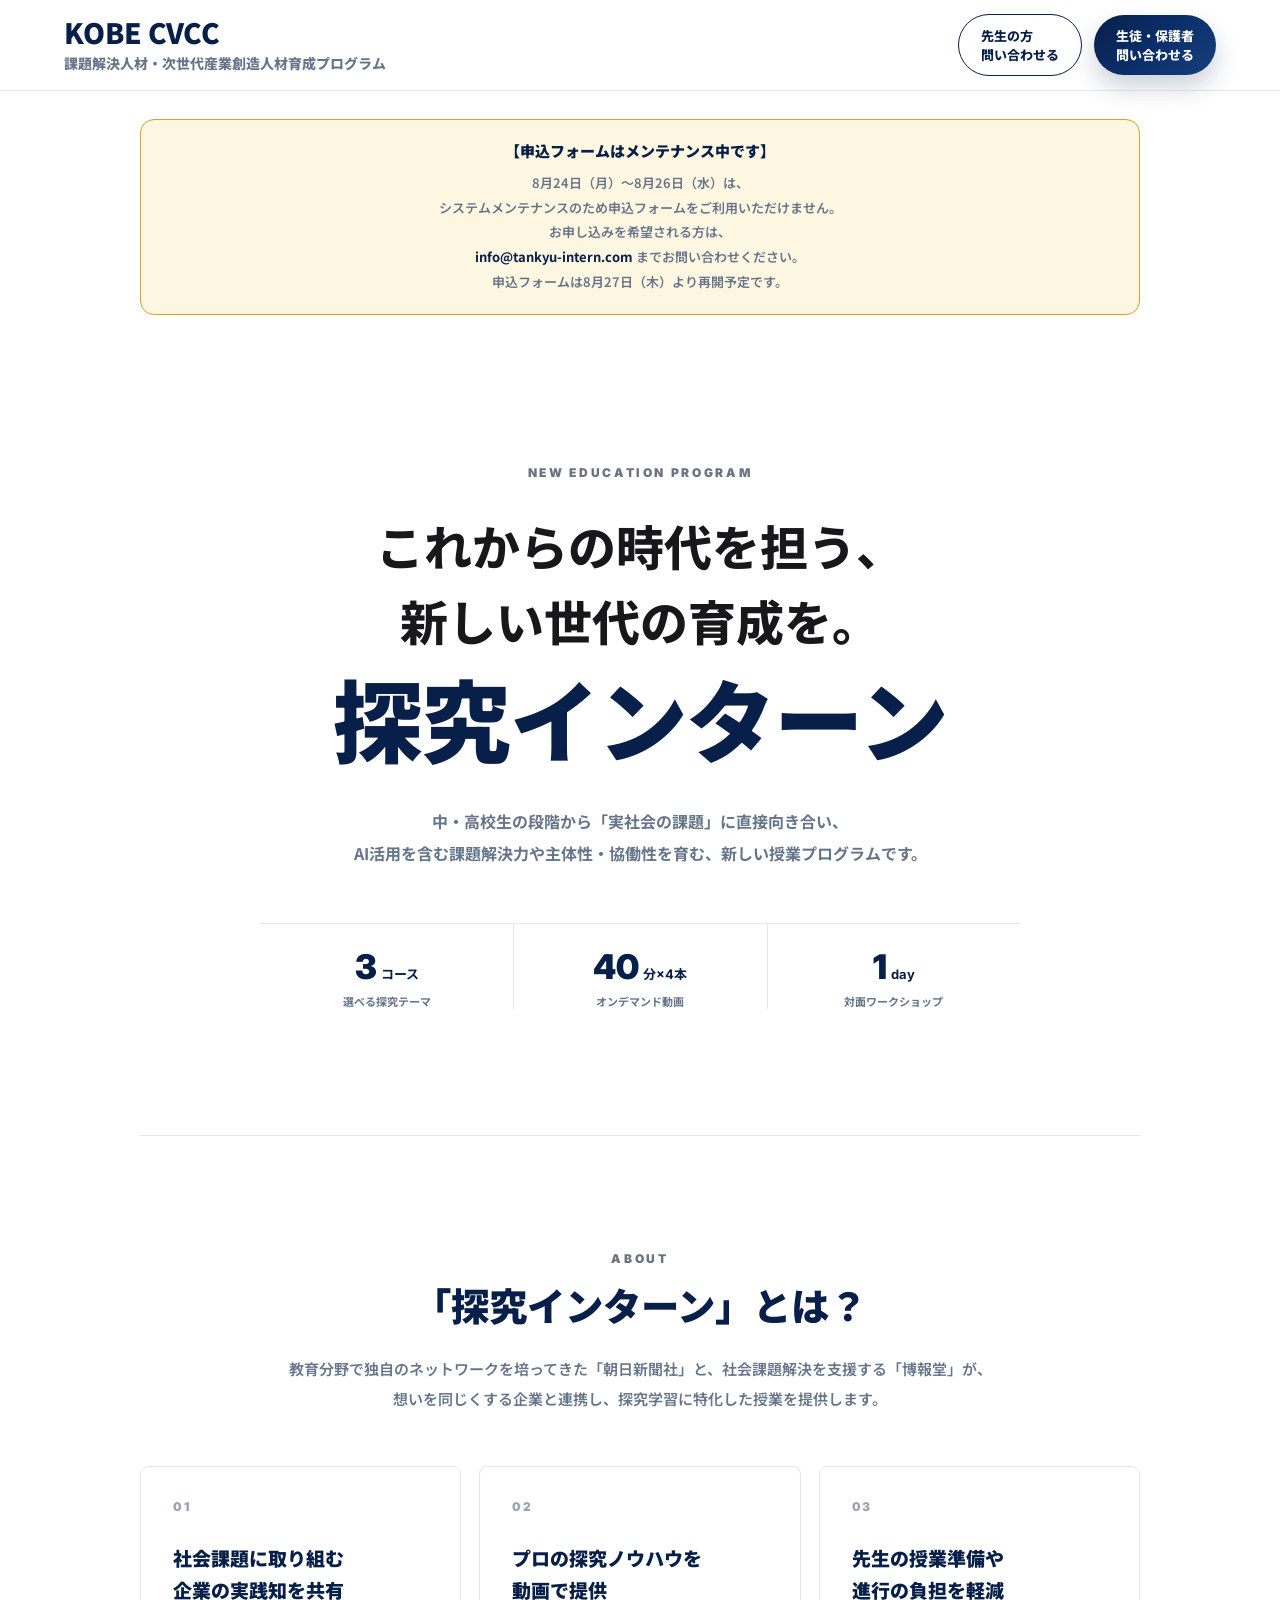
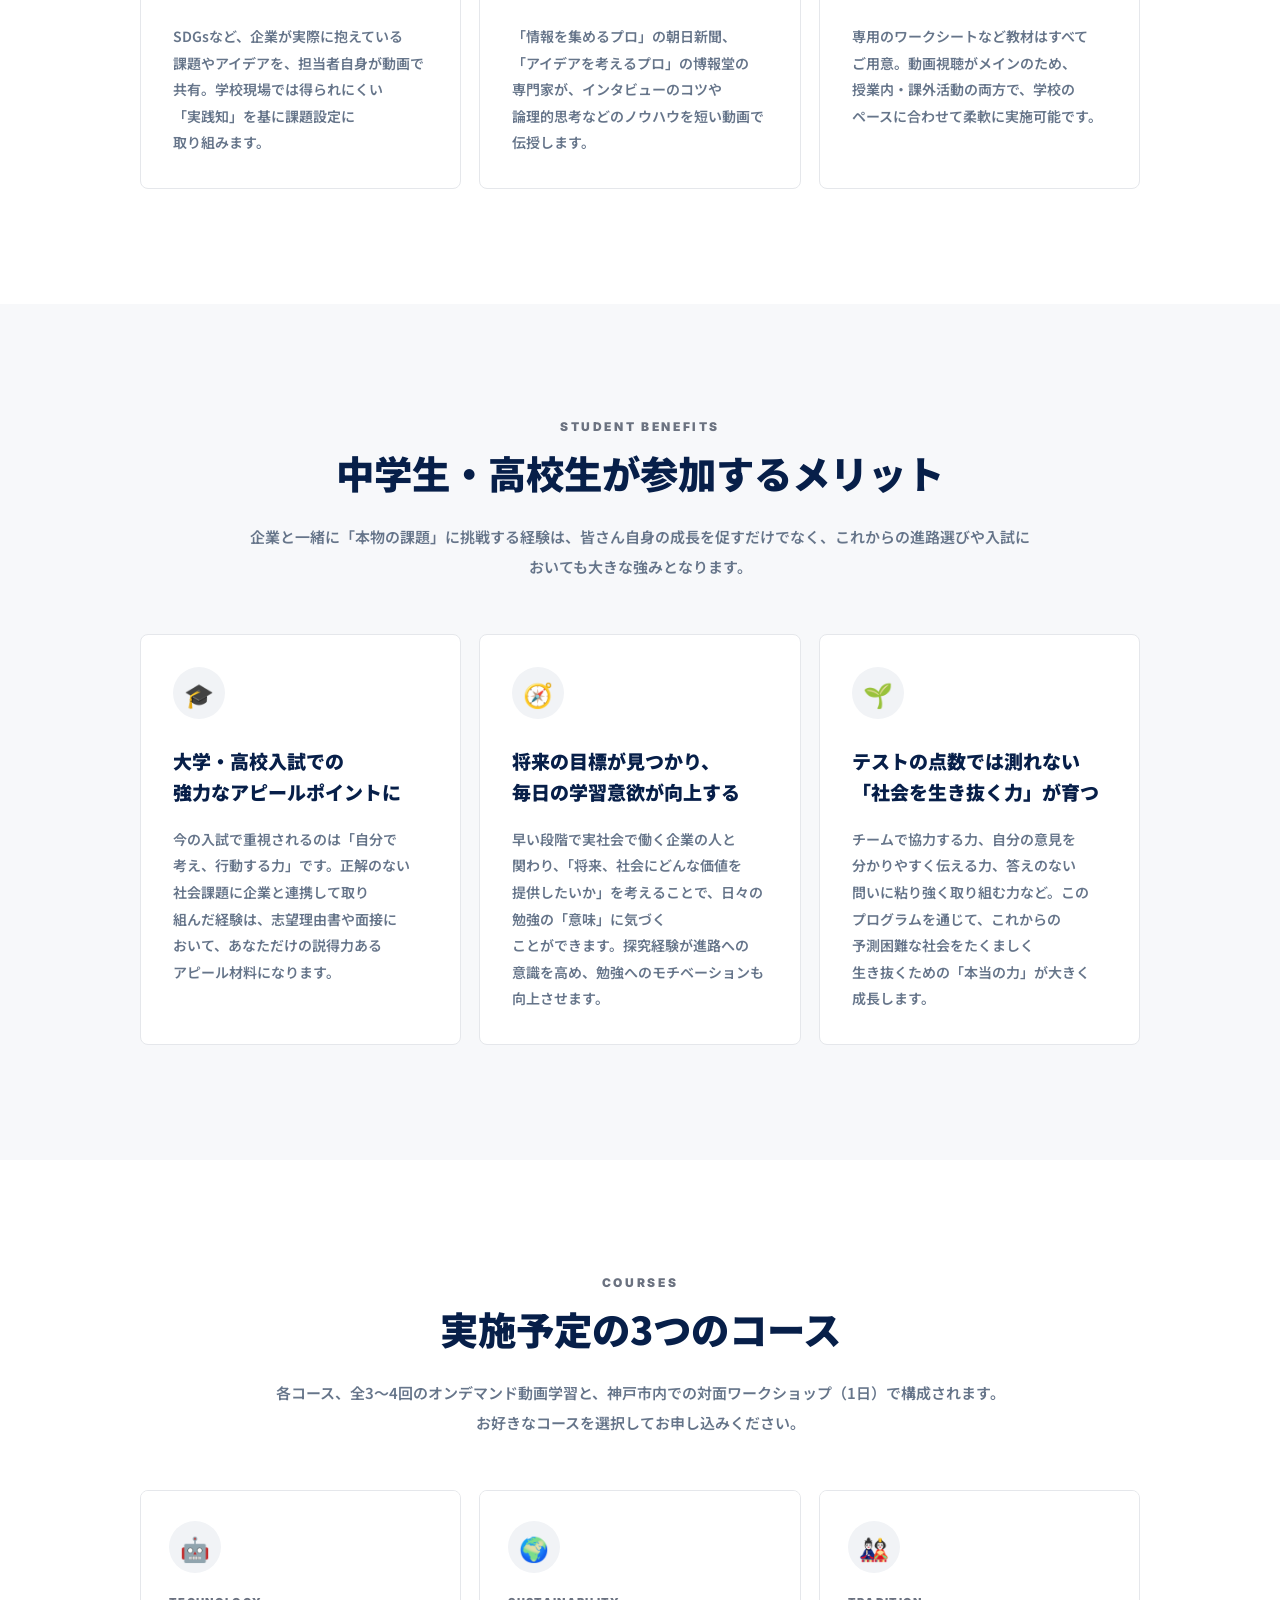
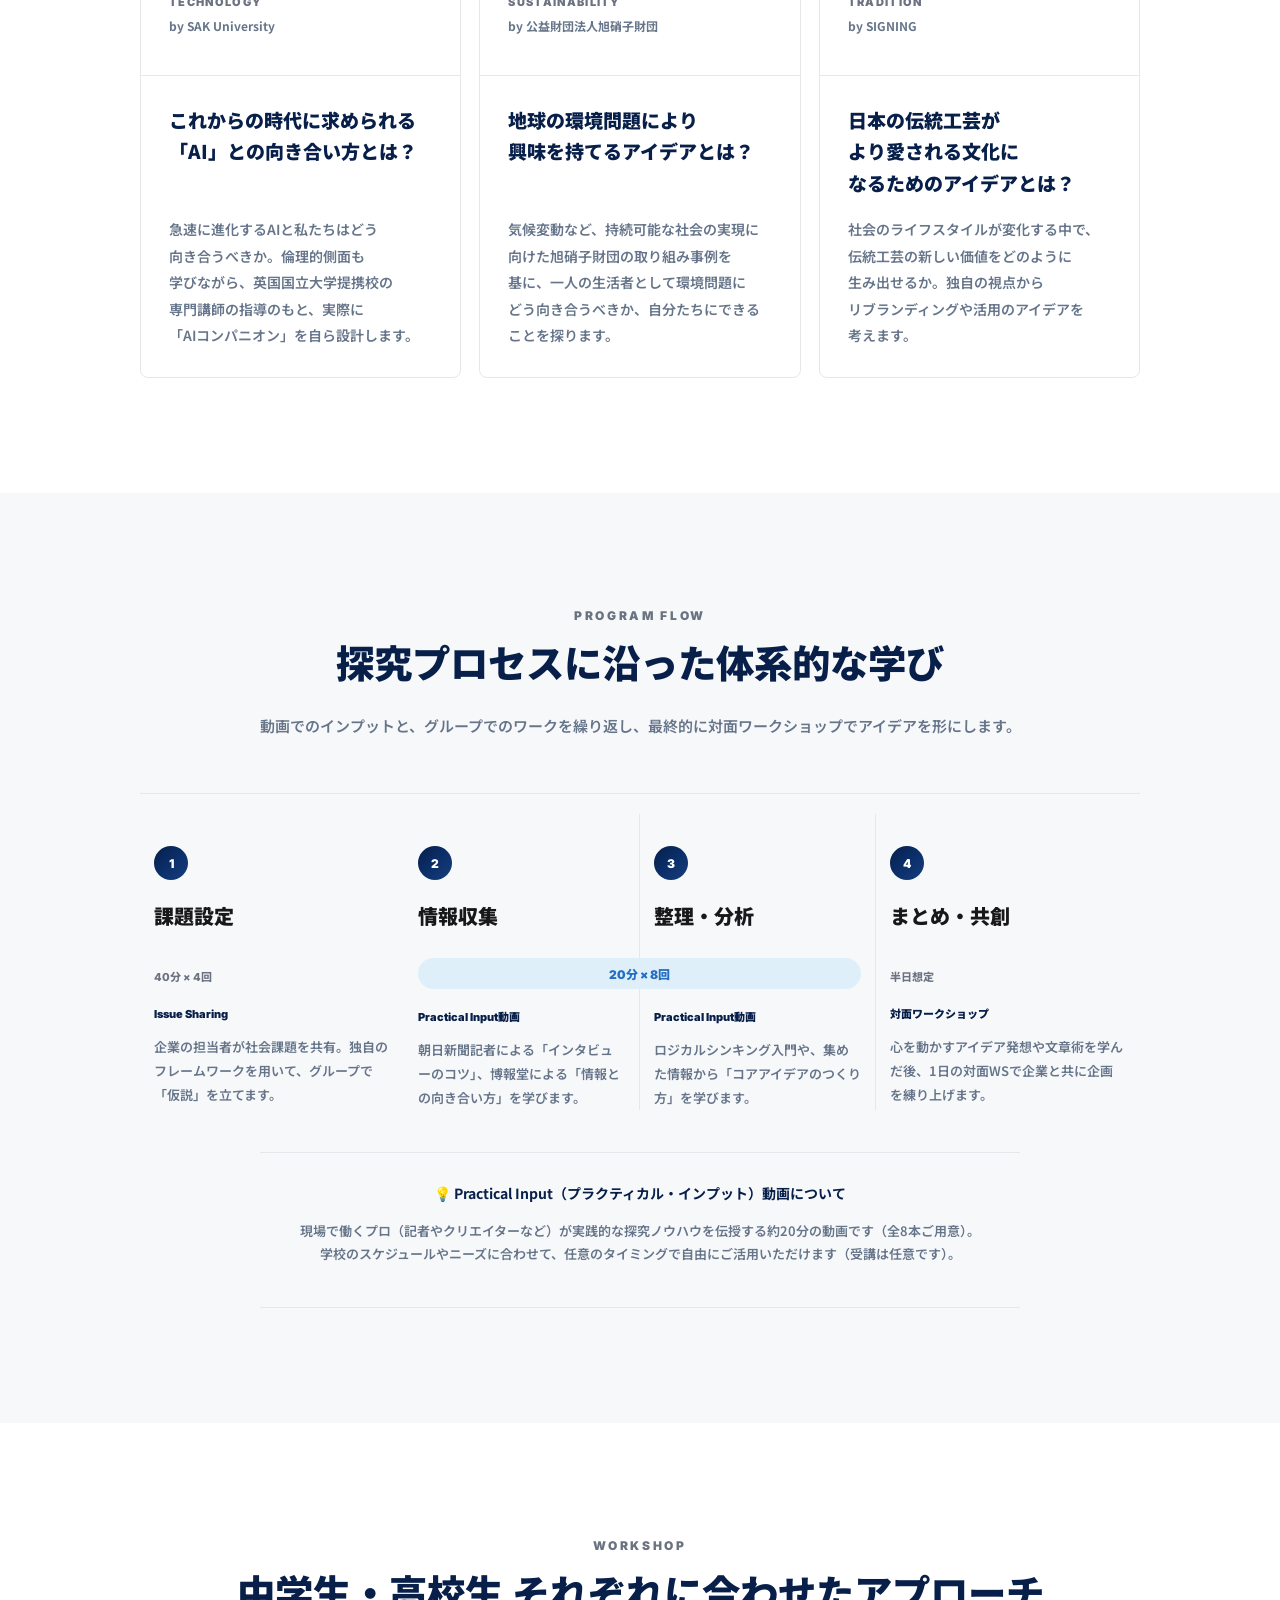
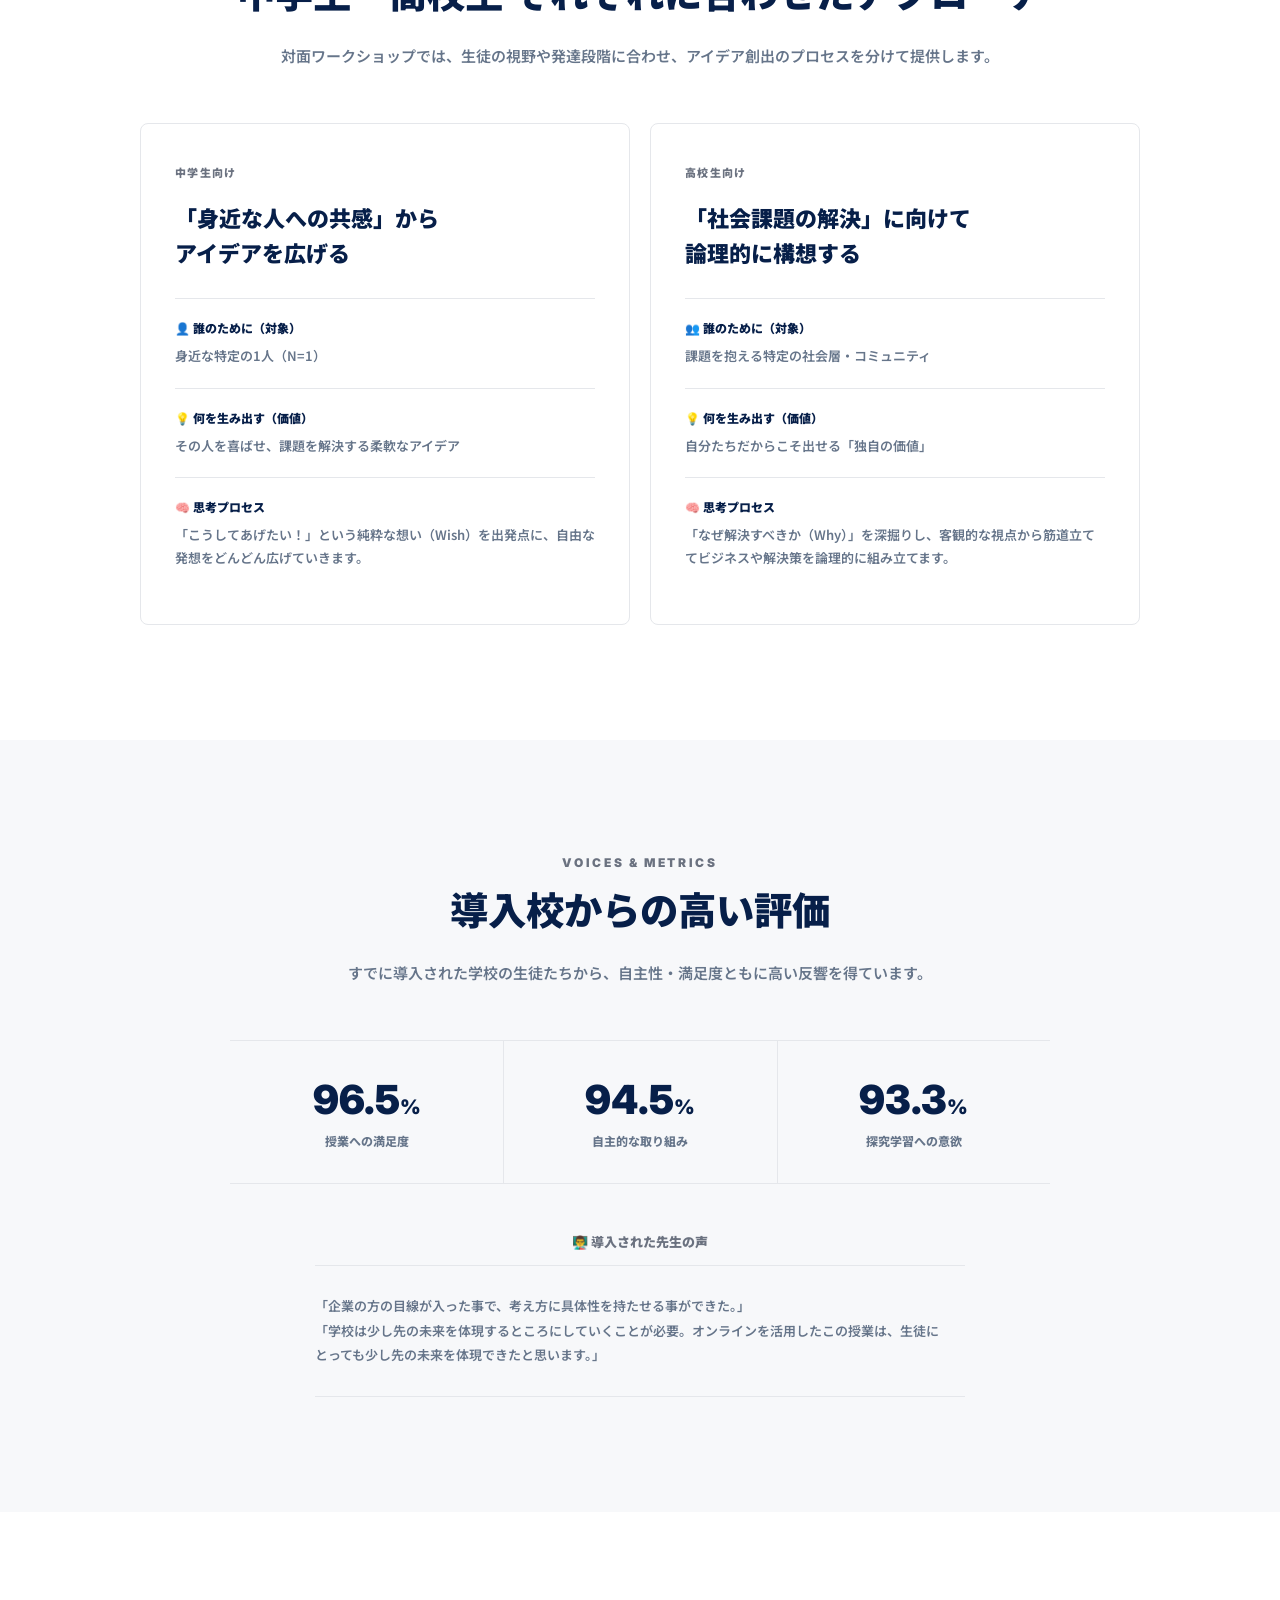
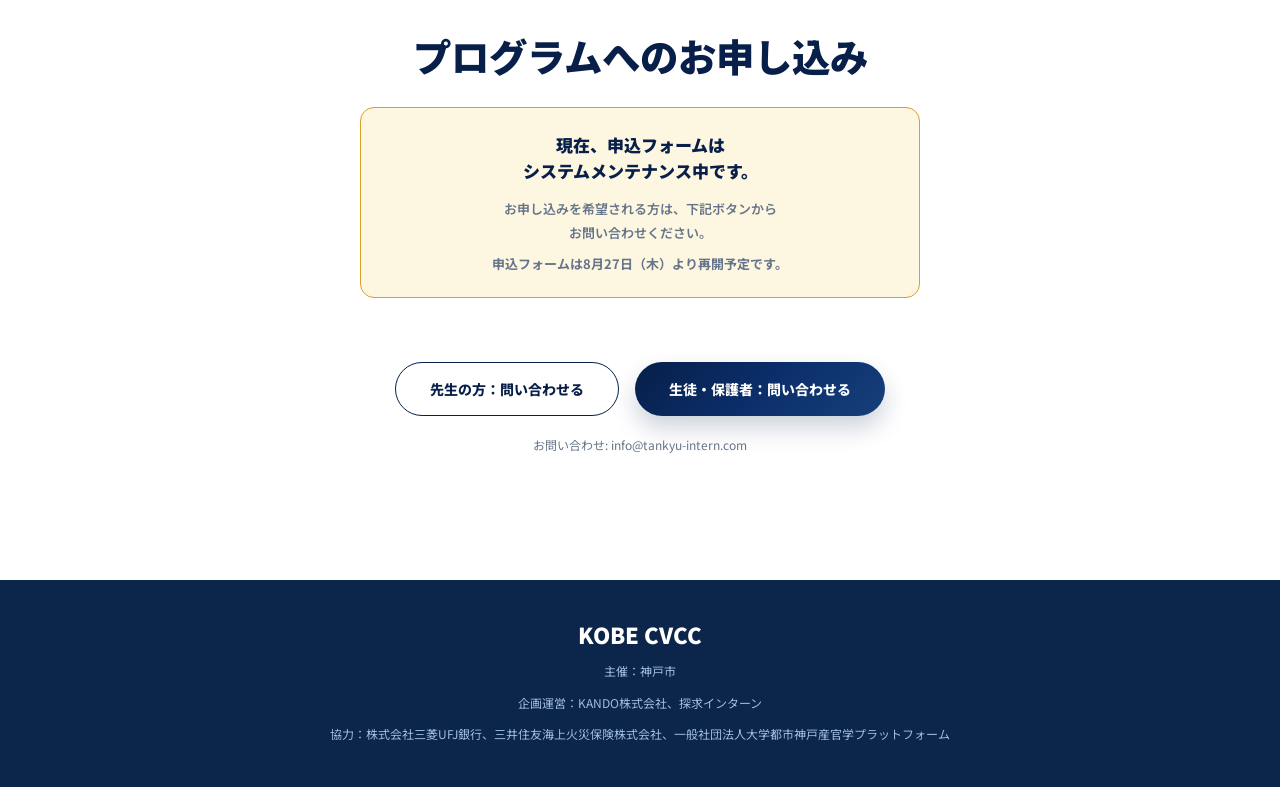
<file: tankyu-test.html>
<!DOCTYPE html>
<html lang="ja">
<head>
<meta charset="UTF-8">
<meta name="viewport" content="width=device-width, initial-scale=1.0">
<title>【テスト】探究インターン | 朝日新聞 × 博報堂 神戸市中学・高校向け</title>
<link rel="preconnect" href="https://fonts.googleapis.com">
<link rel="preconnect" href="https://fonts.gstatic.com" crossorigin>
<link href="https://fonts.googleapis.com/css2?family=Inter:wght;600;700;800;900&family=Noto+Sans+JP:wght;500;600;700;800;900&display=swap" rel="stylesheet">
<link rel="stylesheet" href="tankyu-test.css">
</head>
<body>

<!--
  MAINTENANCE MODE（テスト表示）
  表示期間：2026年8月24日（月）0:00～8月26日（水）のメンテナンス終了まで
  復旧確認後に元の表示（下記コメントアウト部分）へ戻すこと
-->

<nav class="nav">
  <a class="nav-brand" href="index.html">
    <div class="nav-logo">KOBE CVCC</div>
    <div class="nav-tagline">課題解決人材・次世代産業創造人材育成プログラム</div>
  </a>
  <div class="nav-links">
    <!-- 元のボタン（メンテナンス終了後に戻す）
    <a
      class="btn-nav btn-nav-secondary"
      href="https://que.digital.asahi.com/question/11019264"
      target="_blank"
      rel="noreferrer"
    >
      先生が申し込む
    </a>

    <a
      class="btn-nav"
      href="https://que.digital.asahi.com/question/11019418"
      target="_blank"
      rel="noreferrer"
    >
      生徒・保護者が申し込む
    </a>
    -->
    <a class="btn-nav btn-nav-secondary" href="mailto:info@tankyu-intern.com">
      先生の方<br>問い合わせる
    </a>

    <a class="btn-nav" href="mailto:info@tankyu-intern.com">
      生徒・保護者<br>問い合わせる
    </a>
  </div>
</nav>

<div class="maintenance-banner">
  <p class="maintenance-banner-title">【申込フォームはメンテナンス中です】</p>
  <p class="maintenance-banner-text">
    8月24日（月）〜8月26日（水）は、<br>
    システムメンテナンスのため申込フォームをご利用いただけません。<br>
    お申し込みを希望される方は、<br>
    <strong>info@tankyu-intern.com</strong> までお問い合わせください。<br>
    申込フォームは8月27日（木）より再開予定です。
  </p>
</div>

<!-- HERO -->
<div class="hero">
  <div class="hero-badge">NEW EDUCATION PROGRAM</div>
  <h1 class="hero-title">これからの時代を担う、<br>新しい世代の育成を。<em>探究インターン</em></h1>
  <p class="hero-sub">中・高校生の段階から「実社会の課題」に直接向き合い、<br>AI活用を含む課題解決力や主体性・協働性を育む、新しい授業プログラムです。</p>
  
  <div class="hero-nums">
    <div class="hero-num">
      <div class="hero-num-val">3<span>コース</span></div>
      <div class="hero-num-label">選べる探究テーマ</div>
    </div>
    <div class="hero-num">
      <div class="hero-num-val">40<span>分×4本</span></div>
      <div class="hero-num-label">オンデマンド動画</div>
    </div>
    <div class="hero-num">
      <div class="hero-num-val">1<span>day</span></div>
      <div class="hero-num-label">対面ワークショップ</div>
    </div>
  </div>
</div>
<div class="wave"></div>

<!-- 1. ABOUT (探究インターンとは) -->
<div class="why-sec">
  <div class="wrap">
    <div class="fu in">
      <div class="sec-label">ABOUT</div>
      <h2 class="sec-title">「探究インターン」とは？</h2>
      <p class="sec-lead">教育分野で独自のネットワークを培ってきた「朝日新聞社」と、社会課題解決を支援する「博報堂」が、<br>想いを同じくする企業と連携し、探究学習に特化した授業を提供します。</p>
    </div>
    
    <div class="why-grid fu in">
      <div class="why-card">
        <div class="why-num">01</div>
        <div class="why-card-content">
          <div class="why-card-title">社会課題に取り組む<br>企業の実践知を共有</div>
          <p class="why-card-text">SDGsなど、企業が実際に抱えている課題やアイデアを、担当者自身が動画で共有。学校現場では得られにくい「実践知」を基に課題設定に取り組みます。</p>
        </div>
      </div>
      <div class="why-card">
        <div class="why-num">02</div>
        <div class="why-card-content">
          <div class="why-card-title">プロの探究ノウハウを<br>動画で提供</div>
          <p class="why-card-text">「情報を集めるプロ」の朝日新聞、「アイデアを考えるプロ」の博報堂の専門家が、インタビューのコツや論理的思考などのノウハウを短い動画で伝授します。</p>
        </div>
      </div>
      <div class="why-card">
        <div class="why-num">03</div>
        <div class="why-card-content">
          <div class="why-card-title">先生の授業準備や<br>進行の負担を軽減</div>
          <p class="why-card-text">専用のワークシートなど教材はすべてご用意。動画視聴がメインのため、授業内・課外活動の両方で、学校のペースに合わせて柔軟に実施可能です。</p>
        </div>
      </div>
    </div>
  </div>
</div>

<!-- 2. STUDENT BENEFITS (生徒へのメリット) -->
<div class="benefits-sec">
  <div class="wrap">
    <div class="fu in">
      <div class="sec-label">STUDENT BENEFITS</div>
      <h2 class="sec-title">中学生・高校生が参加するメリット</h2>
      <p class="sec-lead">企業と一緒に「本物の課題」に挑戦する経験は、皆さん自身の成長を促すだけでなく、これからの進路選びや入試においても大きな強みとなります。</p>
    </div>
    
    <div class="benefits-grid fu in">
      <div class="benefit-card">
        <div class="benefit-icon">🎓</div>
        <h3 class="benefit-title">大学・高校入試での<br>強力なアピールポイントに</h3>
        <p class="benefit-desc">今の入試で重視されるのは「自分で考え、行動する力」です。正解のない社会課題に企業と連携して取り組んだ経験は、志望理由書や面接において、あなただけの説得力あるアピール材料になります。</p>
      </div>
      <div class="benefit-card">
        <div class="benefit-icon">🧭</div>
        <h3 class="benefit-title">将来の目標が見つかり、<br>毎日の学習意欲が向上する</h3>
        <p class="benefit-desc">早い段階で実社会で働く企業の人と関わり、「将来、社会にどんな価値を提供したいか」を考えることで、日々の勉強の「意味」に気づくことができます。探究経験が進路への意識を高め、勉強へのモチベーションも向上させます。</p>
      </div>
      <div class="benefit-card">
        <div class="benefit-icon">🌱</div>
        <h3 class="benefit-title">テストの点数では測れない<br>「社会を生き抜く力」が育つ</h3>
        <p class="benefit-desc">チームで協力する力、自分の意見を分かりやすく伝える力、答えのない問いに粘り強く取り組む力など。このプログラムを通じて、これからの予測困難な社会をたくましく生き抜くための「本当の力」が大きく成長します。</p>
      </div>
    </div>
  </div>
</div>

<!-- 3. COURSES (コース紹介) -->
<div class="course-sec">
  <div class="wrap">
    <div class="fu in">
      <div class="sec-label">COURSES</div>
      <h2 class="sec-title">実施予定の3つのコース</h2>
      <p class="sec-lead">各コース、全3〜4回のオンデマンド動画学習と、神戸市内での対面ワークショップ（1日）で構成されます。<br>お好きなコースを選択してお申し込みください。</p>
    </div>
    
    <div class="course-grid fu in">
      <div class="course-card">
        <div class="course-header">
          <div class="course-icon">🤖</div>
          <div class="course-category">TECHNOLOGY</div>
          <div class="course-partner">by SAK University</div>
        </div>
        <div class="course-body">
          <h3 class="course-question">これからの時代に求められる<br>「AI」との向き合い方とは？</h3>
          <p class="course-desc">急速に進化するAIと私たちはどう向き合うべきか。倫理的側面も学びながら、英国国立大学提携校の専門講師の指導のもと、実際に「AIコンパニオン」を自ら設計します。</p>
        </div>
      </div>
      
      <div class="course-card">
        <div class="course-header">
          <div class="course-icon">🌍</div>
          <div class="course-category">SUSTAINABILITY</div>
          <div class="course-partner">by 公益財団法人旭硝子財団</div>
        </div>
        <div class="course-body">
          <h3 class="course-question">地球の環境問題により<br>興味を持てるアイデアとは？</h3>
          <p class="course-desc">気候変動など、持続可能な社会の実現に向けた旭硝子財団の取り組み事例を基に、一人の生活者として環境問題にどう向き合うべきか、自分たちにできることを探ります。</p>
        </div>
      </div>

      <!-- 不足していた閉じタグや説明文を補完 -->
      <div class="course-card">
        <div class="course-header">
          <div class="course-icon">🎎</div>
          <div class="course-category">TRADITION</div>
          <div class="course-partner">by SIGNING</div>
        </div>
        <div class="course-body">
          <h3 class="course-question">日本の伝統工芸がより愛される文化になるためのアイデアとは？</h3>
          <p class="course-desc">社会のライフスタイルが変化する中で、伝統工芸の新しい価値をどのように生み出せるか。独自の視点からリブランディングや活用のアイデアを考えます。</p>
        </div>
      </div>
    </div>
  </div>
</div>

<!-- 4. PROGRAM FLOW (プログラム構成：どう進むか) -->
<div class="prog-sec">
  <div class="wrap">
    <div class="fu in">
      <div class="sec-label">PROGRAM FLOW</div>
      <h2 class="sec-title">探究プロセスに沿った体系的な学び</h2>
      <p class="sec-lead">動画でのインプットと、グループでのワークを繰り返し、最終的に対面ワークショップでアイデアを形にします。</p>
    </div>

    <div class="timeline fu in">
      <div class="timeline-track">
        <div class="tl-item">
          <div class="tl-dot">1</div>
          <div class="tl-phase">課題設定</div>
          <div class="tl-time">40分 × 4回</div>
          <div class="tl-desc">
            <strong>Issue Sharing</strong>
            企業の担当者が社会課題を共有。独自のフレームワークを用いて、グループで「仮説」を立てます。
          </div>
        </div>

        <div class="tl-shared-wrapper">
          <div class="tl-shared-time-badge">20分 × 8回</div>
        
          <div class="tl-item">
            <div class="tl-dot">2</div>
            <div class="tl-phase">情報収集</div>
            <div class="tl-time-spacer"></div>
        
            <div class="tl-desc">
              <strong>Practical Input動画</strong>
              朝日新聞記者による「インタビューのコツ」、博報堂による「情報との向き合い方」を学びます。
            </div>
          </div>
        
          <div class="tl-item">
            <div class="tl-dot">3</div>
            <div class="tl-phase">整理・分析</div>
            <div class="tl-time-spacer"></div>
        
            <div class="tl-desc">
              <strong>Practical Input動画</strong>
              ロジカルシンキング入門や、集めた情報から「コアアイデアのつくり方」を学びます。
            </div>
          </div>
        </div>
        
        <div class="tl-item">
          <div class="tl-dot">4</div>
          <div class="tl-phase">まとめ・共創</div>
          <div class="tl-time">半日想定</div>
          <div class="tl-desc">
            <strong>対面ワークショップ</strong>
            心を動かすアイデア発想や文章術を学んだ後、1日の対面WSで企業と共に企画を練り上げます。
          </div>
        </div>
      </div>
    </div>

    <div class="fu in program-note">
      <p class="program-note-title"><strong>💡 Practical Input（プラクティカル・インプット）動画について</strong></p>
      <p>現場で働くプロ（記者やクリエイターなど）が実践的な探究ノウハウを伝授する約20分の動画です（全8本ご用意）。<br>学校のスケジュールやニーズに合わせて、任意のタイミングで自由にご活用いただけます（受講は任意です）。</p>
    </div>
  </div>
</div>

<!-- 5. WORKSHOP APPROACH (ワークショップの詳細) -->
<div class="approach-sec">
  <div class="wrap">
    <div class="fu in">
      <div class="sec-label">WORKSHOP</div>
      <h2 class="sec-title">中学生・高校生 それぞれに合わせたアプローチ</h2>
      <p class="sec-lead">対面ワークショップでは、生徒の視野や発達段階に合わせ、アイデア創出のプロセスを分けて提供します。</p>
    </div>
    
    <div class="approach-grid fu in">
      <!-- 中学生 -->
      <div class="approach-card approach-card--jh">
        <div class="approach-heading">
          <span class="approach-badge approach-badge--jh">中学生向け</span>
          <h3 class="approach-title">「身近な人への共感」から<br>アイデアを広げる</h3>
        </div>
        <div class="approach-items">
          <div class="approach-item">
            <div class="approach-item-label"><span>👤</span> 誰のために（対象）</div>
            <div class="approach-item-text">身近な特定の1人（N=1）</div>
          </div>
          <div class="approach-item">
            <div class="approach-item-label"><span>💡</span> 何を生み出す（価値）</div>
            <div class="approach-item-text">その人を喜ばせ、課題を解決する柔軟なアイデア</div>
          </div>
          <div class="approach-item">
            <div class="approach-item-label"><span>🧠</span> 思考プロセス</div>
            <div class="approach-item-text">「こうしてあげたい！」という純粋な想い（Wish）を出発点に、自由な発想をどんどん広げていきます。</div>
          </div>
        </div>
      </div>
      
      <!-- 高校生 -->
      <div class="approach-card approach-card--hs">
        <div class="approach-heading">
          <span class="approach-badge approach-badge--hs">高校生向け</span>
          <h3 class="approach-title">「社会課題の解決」に向けて<br>論理的に構想する</h3>
        </div>
        <div class="approach-items">
          <div class="approach-item">
            <div class="approach-item-label"><span>👥</span> 誰のために（対象）</div>
            <div class="approach-item-text">課題を抱える特定の社会層・コミュニティ</div>
          </div>
          <div class="approach-item">
            <div class="approach-item-label"><span>💡</span> 何を生み出す（価値）</div>
            <div class="approach-item-text">自分たちだからこそ出せる「独自の価値」</div>
          </div>
          <div class="approach-item">
            <div class="approach-item-label"><span>🧠</span> 思考プロセス</div>
            <div class="approach-item-text">「なぜ解決すべきか（Why）」を深掘りし、客観的な視点から筋道立ててビジネスや解決策を論理的に組み立てます。</div>
          </div>
        </div>
      </div>
    </div>
  </div>
</div>

<!-- 6. METRICS (実績・事例) -->
<div class="metrics-sec">
  <div class="wrap">
    <div class="fu in">
      <div class="sec-label">VOICES & METRICS</div>
      <h2 class="sec-title">導入校からの高い評価</h2>
      <p class="sec-lead">すでに導入された学校の生徒たちから、自主性・満足度ともに高い反響を得ています。</p>
    </div>
    
    <div class="metrics-grid fu in">
      <div class="metric-box">
        <div class="metric-val">96.5<span>%</span></div>
        <div class="metric-label">授業への満足度</div>
      </div>
      <div class="metric-box">
        <div class="metric-val">94.5<span>%</span></div>
        <div class="metric-label">自主的な取り組み</div>
      </div>
      <div class="metric-box">
        <div class="metric-val">93.3<span>%</span></div>
        <div class="metric-label">探究学習への意欲</div>
      </div>
    </div>
    
    <div class="fu in teacher-voice">
      <p class="teacher-voice-label">👨‍🏫 導入された先生の声</p>
      <p class="teacher-voice-text">
        「企業の方の目線が入った事で、考え方に具体性を持たせる事ができた。」<br>
        「学校は少し先の未来を体現するところにしていくことが必要。オンラインを活用したこの授業は、生徒にとっても少し先の未来を体現できたと思います。」
      </p>
    </div>
  </div>
</div>

<!-- 7. CTA -->
<div id="cta" class="cta-sec">
  <div class="fu in">
    <h2 class="cta-title">プログラムへのお申し込み</h2>
    <!-- 元の説明文（メンテナンス終了後に戻す）
    <p class="cta-sub">受講をご希望の方は専用フォームよりお申込みください。<br>定員に達し次第募集を終了させていただく可能性がございます。</p>
    -->
    <div class="maintenance-box">
      <p class="maintenance-box-title">現在、申込フォームは<br>システムメンテナンス中です。</p>
      <p class="maintenance-box-text">
        お申し込みを希望される方は、下記ボタンから<br>
        お問い合わせください。
      </p>
      <p class="maintenance-box-note">申込フォームは8月27日（木）より再開予定です。</p>
    </div>
    <div class="cta-buttons">
      <!-- 元のボタン（メンテナンス終了後に戻す）
      <a
        class="btn-cta btn-cta-secondary"
        href="https://que.digital.asahi.com/question/11019264"
        target="_blank"
        rel="noreferrer"
      >
        先生が申し込む
      </a>

      <a
        class="btn-cta"
        href="https://que.digital.asahi.com/question/11019418"
        target="_blank"
        rel="noreferrer"
      >
        生徒・保護者が申し込む
      </a>
      -->
      <a class="btn-cta btn-cta-secondary" href="mailto:info@tankyu-intern.com">
        先生の方：問い合わせる
      </a>

      <a class="btn-cta" href="mailto:info@tankyu-intern.com">
        生徒・保護者：問い合わせる
      </a>
    </div>
    <p class="contact">お問い合わせ: info@tankyu-intern.com</p>
  </div>
</div>

<div class="footer">
  <div class="footer-title">KOBE CVCC</div>
  <p class="footer-main">主催：神戸市</p>
  <p class="footer-main">企画運営：KANDO株式会社、探求インターン</p>
  <p class="footer-main">協力：株式会社三菱UFJ銀行、三井住友海上火災保険株式会社、一般社団法人大学都市神戸産官学プラットフォーム</p>
</div>

<script>
// スクロール時のフェードインアニメーション
const io = new IntersectionObserver(entries => {
  entries.forEach(e => {
    if(e.isIntersecting){
      e.target.classList.add('in');
      io.unobserve(e.target);
    }
  });
}, { threshold: 0.1 });

document.querySelectorAll('.fu').forEach(el => io.observe(el));
</script>

</body>
</html>
</file>
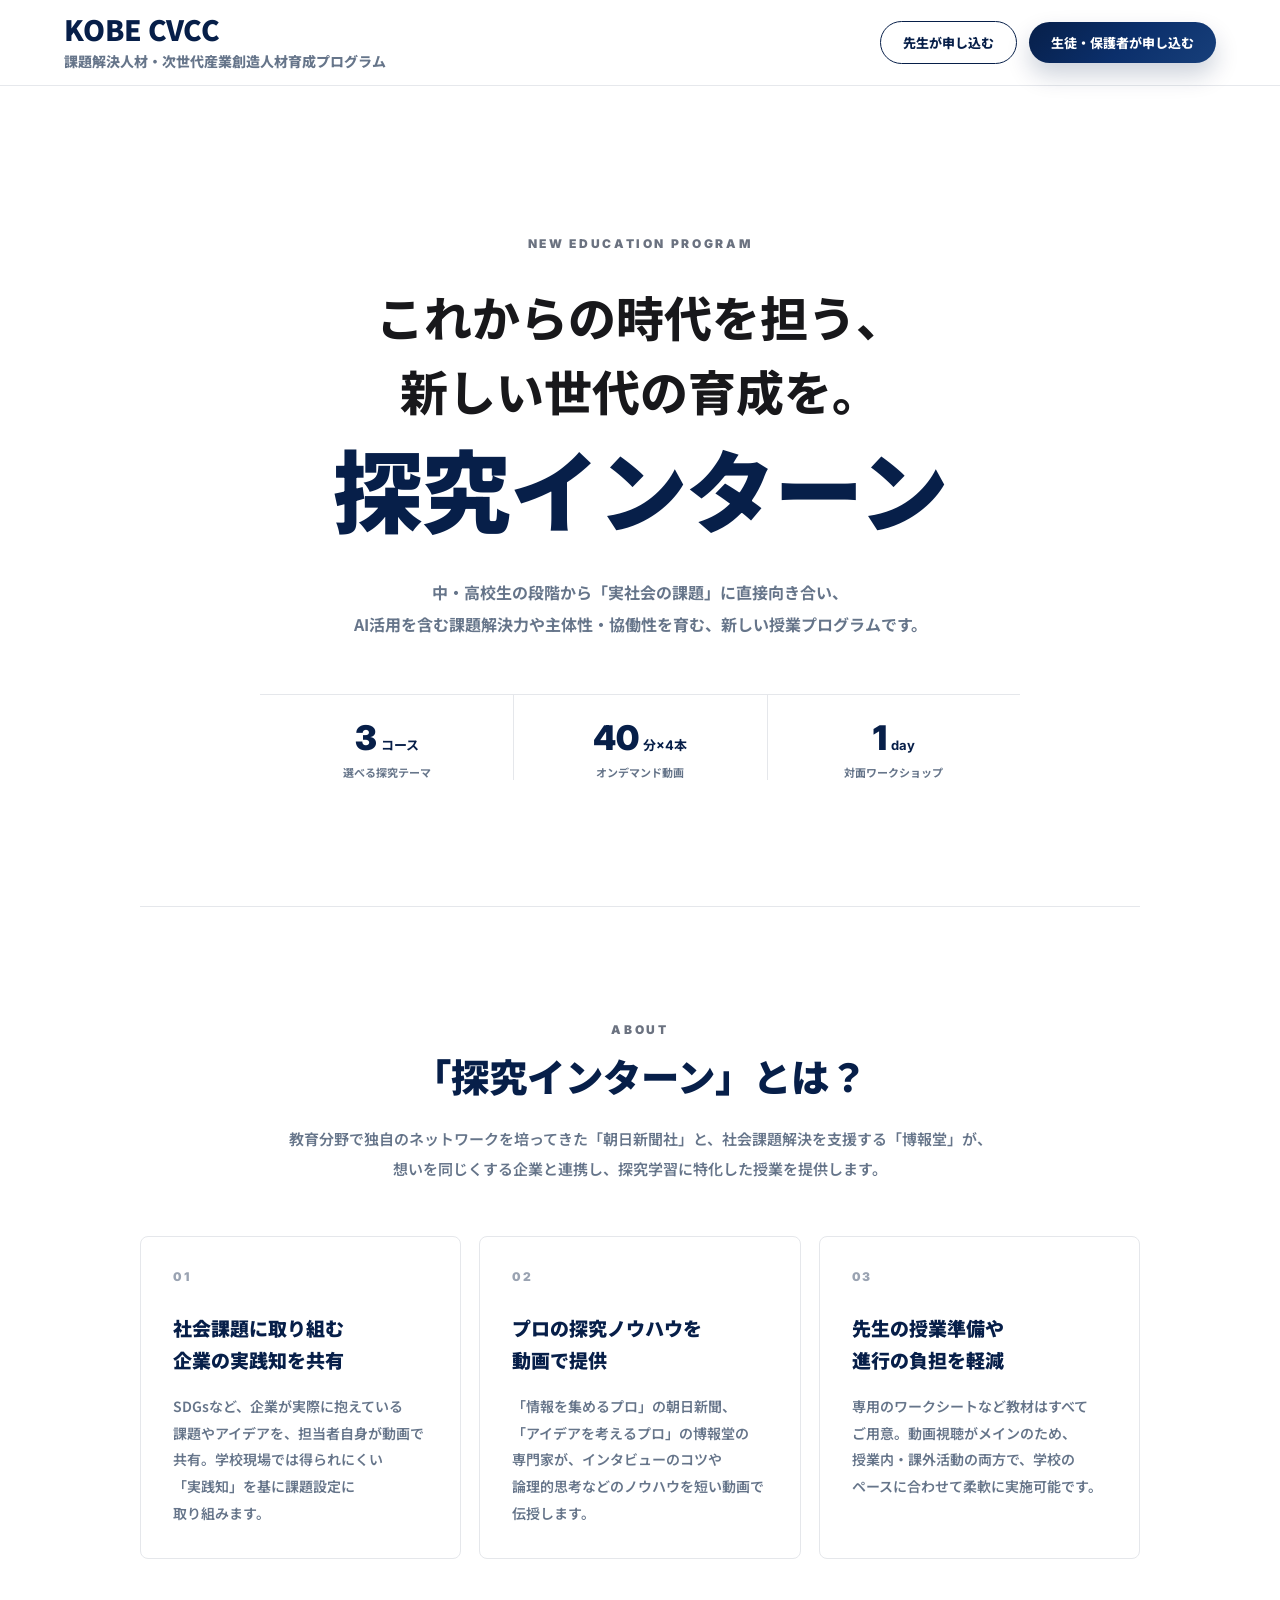
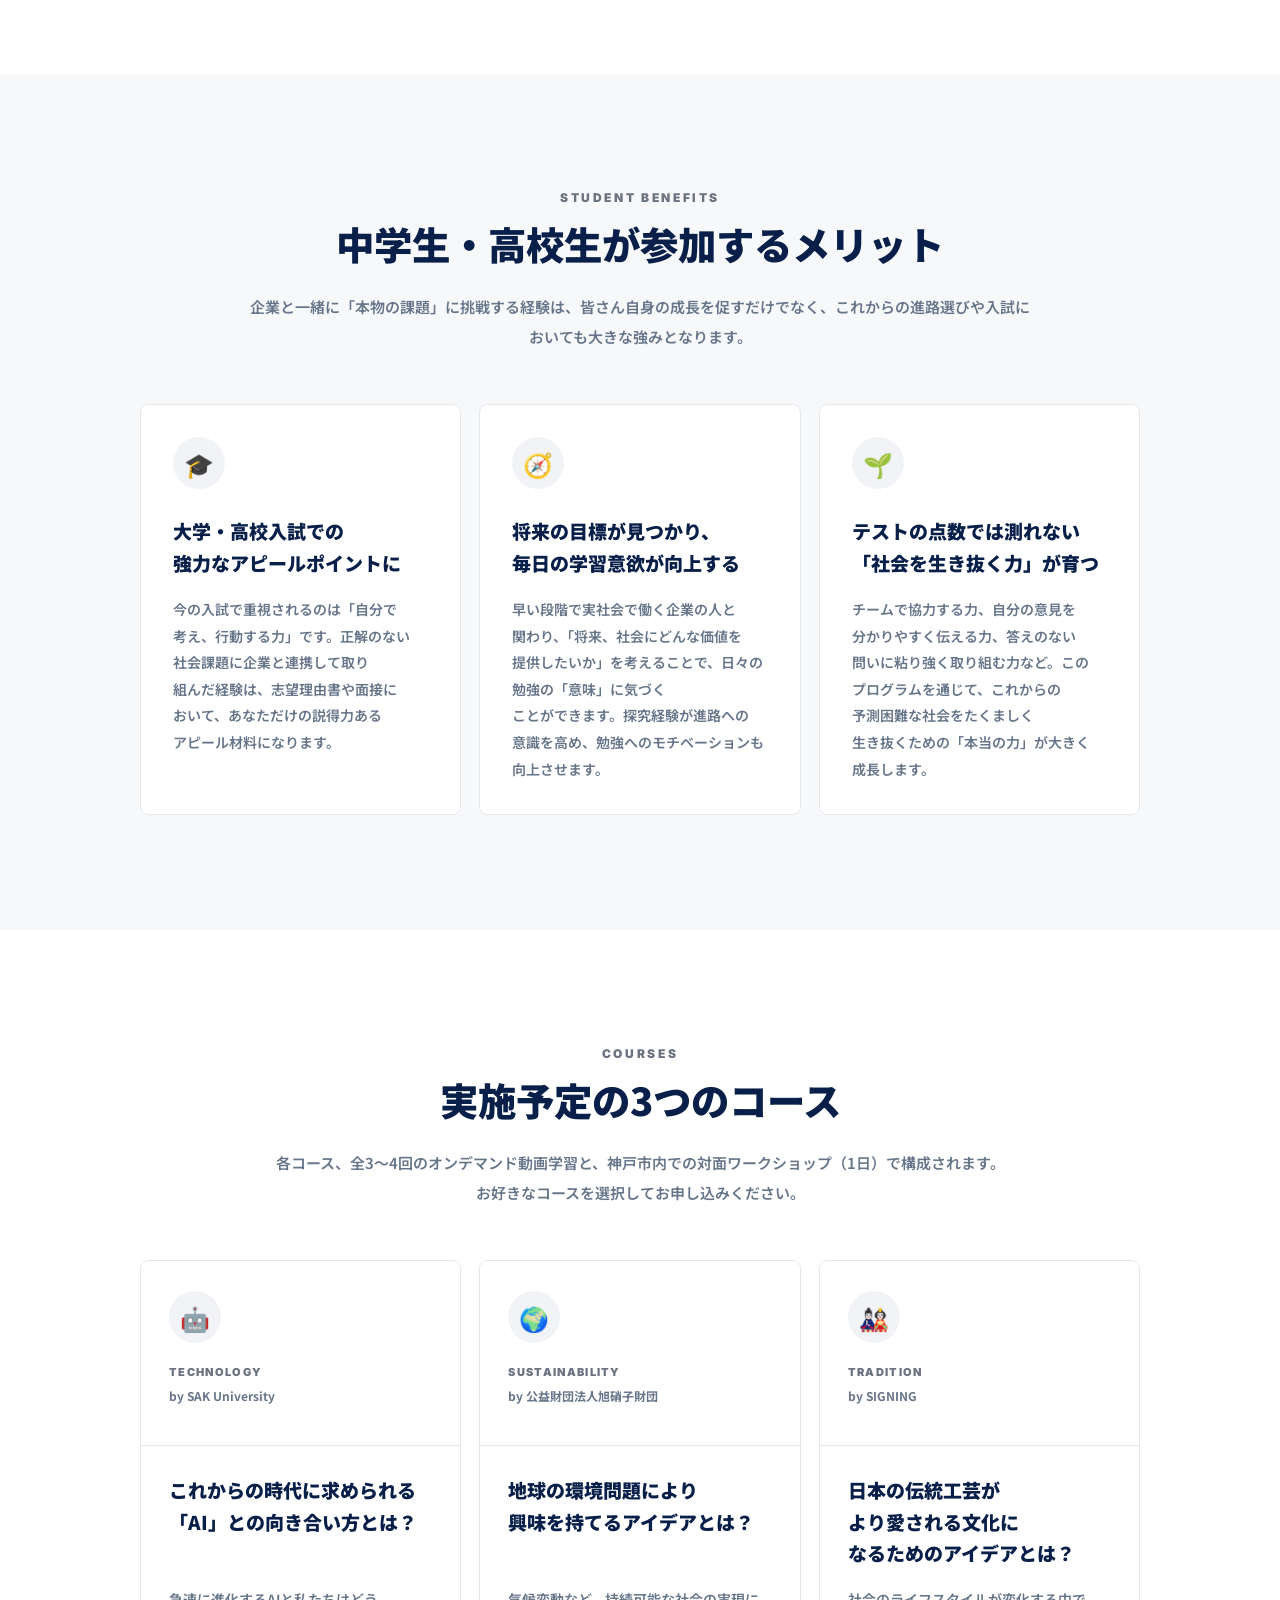
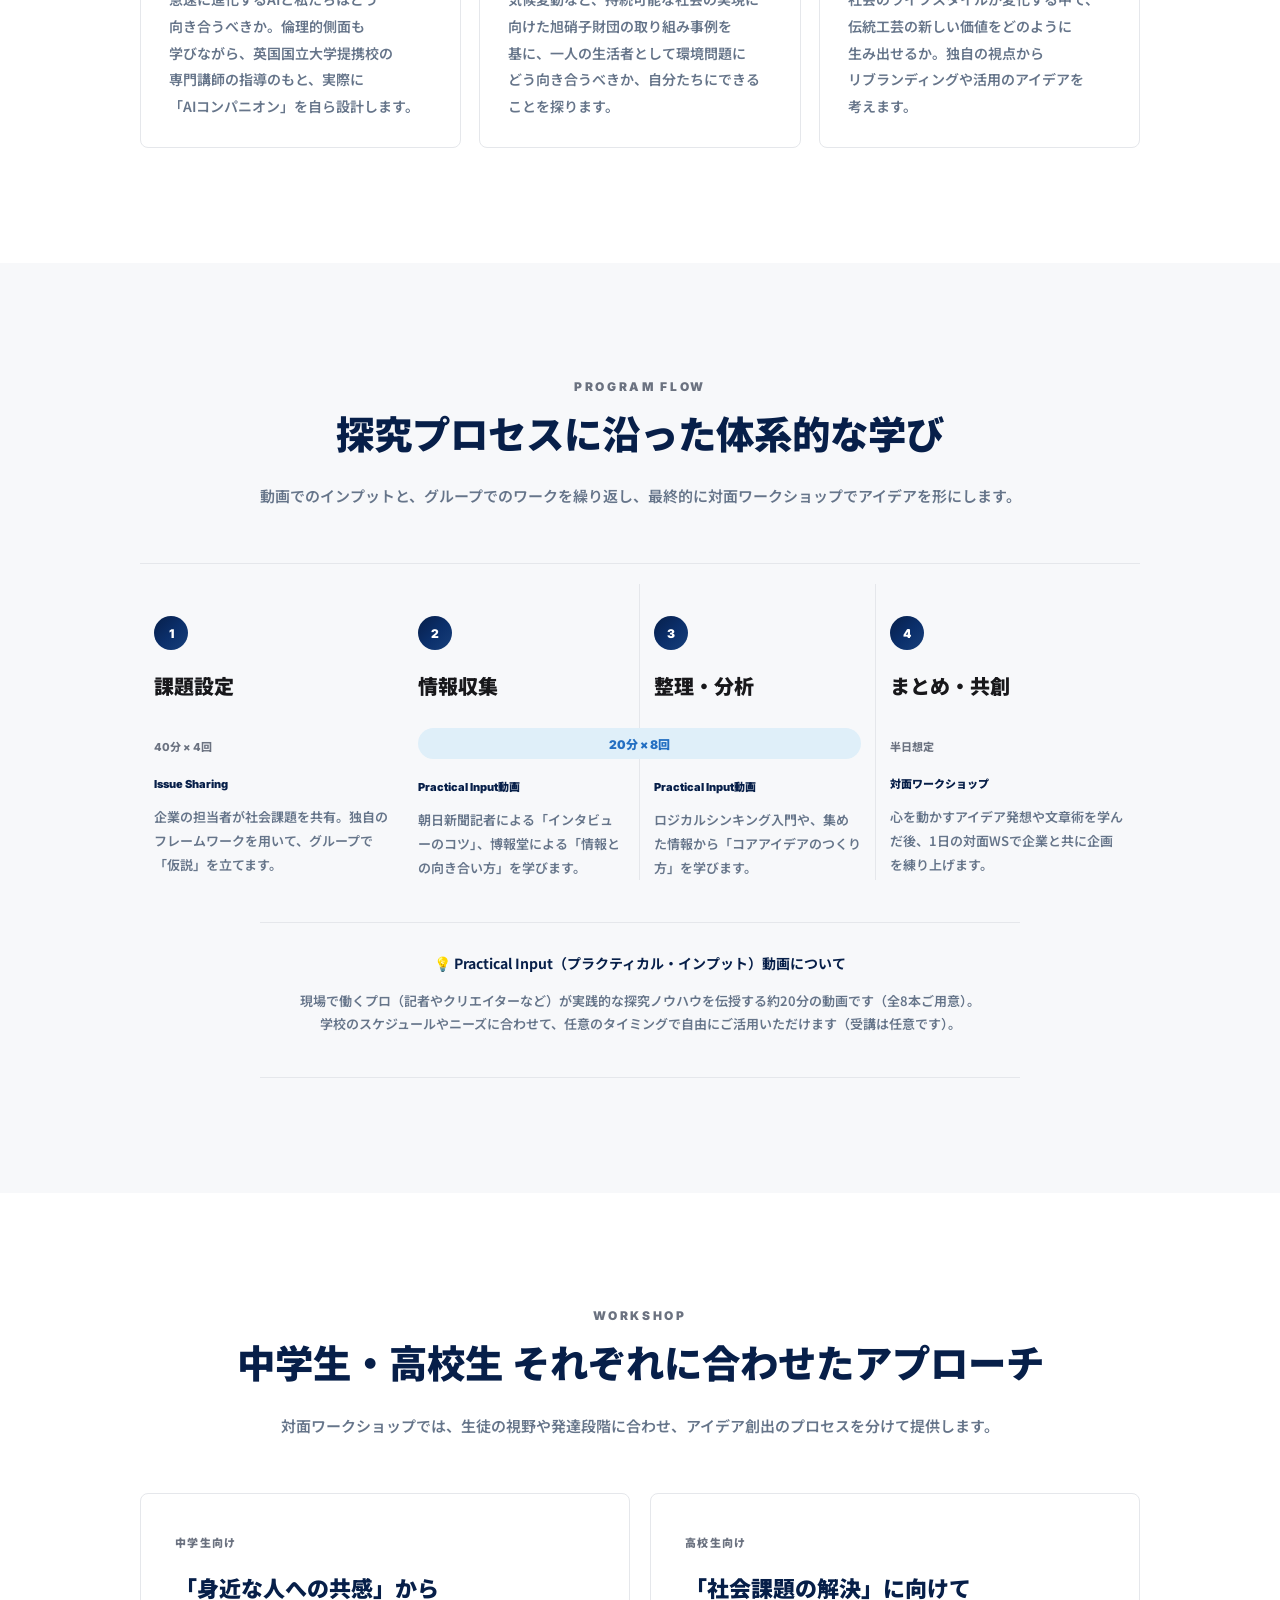
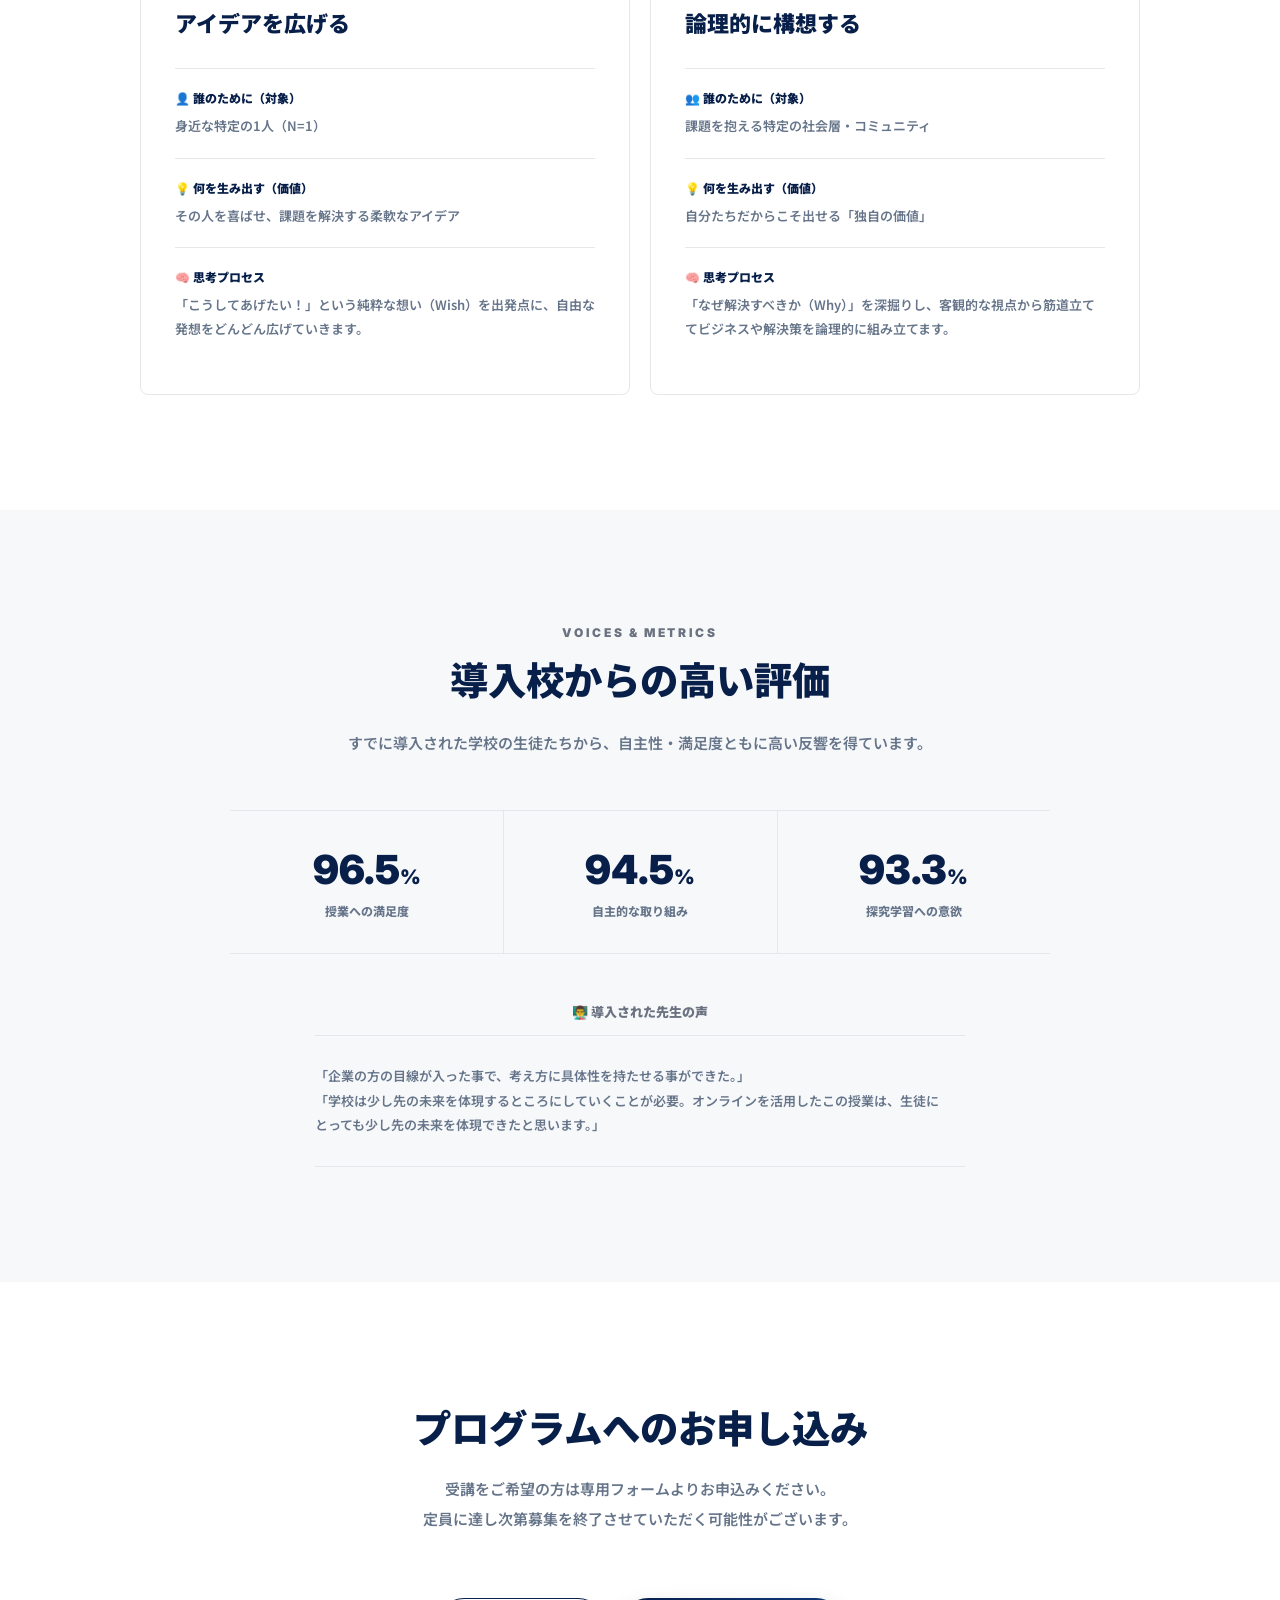
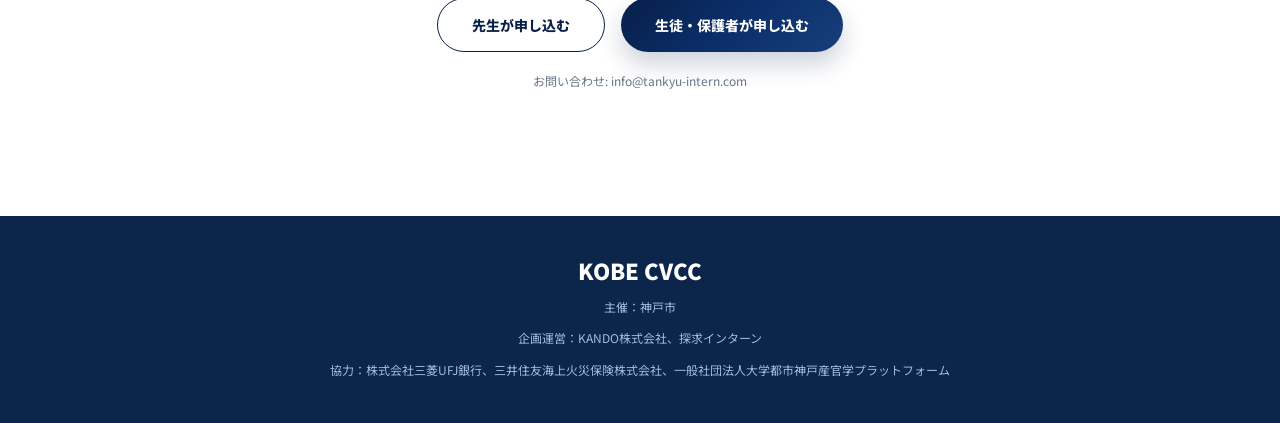
<file: tankyu.html>
<!DOCTYPE html>
<html lang="ja">
<head>
<meta charset="UTF-8">
<meta name="viewport" content="width=device-width, initial-scale=1.0">
<title>探究インターン | 朝日新聞 × 博報堂 神戸市中学・高校向け</title>
<link rel="preconnect" href="https://fonts.googleapis.com">
<link rel="preconnect" href="https://fonts.gstatic.com" crossorigin>
<link href="https://fonts.googleapis.com/css2?family=Inter:wght;600;700;800;900&family=Noto+Sans+JP:wght;500;600;700;800;900&display=swap" rel="stylesheet">
<link rel="stylesheet" href="tankyu.css">
</head>
<body>

<nav class="nav">
  <a class="nav-brand" href="index.html">
    <div class="nav-logo">KOBE CVCC</div>
    <div class="nav-tagline">課題解決人材・次世代産業創造人材育成プログラム</div>
  </a>
  <div class="nav-links">
    <a
      class="btn-nav btn-nav-secondary"
      href="https://que.digital.asahi.com/question/11019264"
      target="_blank"
      rel="noreferrer"
    >
      先生が申し込む
    </a>
  
    <a
      class="btn-nav"
      href="https://que.digital.asahi.com/question/11019418"
      target="_blank"
      rel="noreferrer"
    >
      生徒・保護者が申し込む
    </a>
  </div>
</nav>

<!-- HERO -->
<div class="hero">
  <div class="hero-badge">NEW EDUCATION PROGRAM</div>
  <h1 class="hero-title">これからの時代を担う、<br>新しい世代の育成を。<em>探究インターン</em></h1>
  <p class="hero-sub">中・高校生の段階から「実社会の課題」に直接向き合い、<br>AI活用を含む課題解決力や主体性・協働性を育む、新しい授業プログラムです。</p>
  
  <div class="hero-nums">
    <div class="hero-num">
      <div class="hero-num-val">3<span>コース</span></div>
      <div class="hero-num-label">選べる探究テーマ</div>
    </div>
    <div class="hero-num">
      <div class="hero-num-val">40<span>分×4本</span></div>
      <div class="hero-num-label">オンデマンド動画</div>
    </div>
    <div class="hero-num">
      <div class="hero-num-val">1<span>day</span></div>
      <div class="hero-num-label">対面ワークショップ</div>
    </div>
  </div>
</div>
<div class="wave"></div>

<!-- 1. ABOUT (探究インターンとは) -->
<div class="why-sec">
  <div class="wrap">
    <div class="fu in">
      <div class="sec-label">ABOUT</div>
      <h2 class="sec-title">「探究インターン」とは？</h2>
      <p class="sec-lead">教育分野で独自のネットワークを培ってきた「朝日新聞社」と、社会課題解決を支援する「博報堂」が、<br>想いを同じくする企業と連携し、探究学習に特化した授業を提供します。</p>
    </div>
    
    <div class="why-grid fu in">
      <div class="why-card">
        <div class="why-num">01</div>
        <div class="why-card-content">
          <div class="why-card-title">社会課題に取り組む<br>企業の実践知を共有</div>
          <p class="why-card-text">SDGsなど、企業が実際に抱えている課題やアイデアを、担当者自身が動画で共有。学校現場では得られにくい「実践知」を基に課題設定に取り組みます。</p>
        </div>
      </div>
      <div class="why-card">
        <div class="why-num">02</div>
        <div class="why-card-content">
          <div class="why-card-title">プロの探究ノウハウを<br>動画で提供</div>
          <p class="why-card-text">「情報を集めるプロ」の朝日新聞、「アイデアを考えるプロ」の博報堂の専門家が、インタビューのコツや論理的思考などのノウハウを短い動画で伝授します。</p>
        </div>
      </div>
      <div class="why-card">
        <div class="why-num">03</div>
        <div class="why-card-content">
          <div class="why-card-title">先生の授業準備や<br>進行の負担を軽減</div>
          <p class="why-card-text">専用のワークシートなど教材はすべてご用意。動画視聴がメインのため、授業内・課外活動の両方で、学校のペースに合わせて柔軟に実施可能です。</p>
        </div>
      </div>
    </div>
  </div>
</div>

<!-- 2. STUDENT BENEFITS (生徒へのメリット) -->
<div class="benefits-sec">
  <div class="wrap">
    <div class="fu in">
      <div class="sec-label">STUDENT BENEFITS</div>
      <h2 class="sec-title">中学生・高校生が参加するメリット</h2>
      <p class="sec-lead">企業と一緒に「本物の課題」に挑戦する経験は、皆さん自身の成長を促すだけでなく、これからの進路選びや入試においても大きな強みとなります。</p>
    </div>
    
    <div class="benefits-grid fu in">
      <div class="benefit-card">
        <div class="benefit-icon">🎓</div>
        <h3 class="benefit-title">大学・高校入試での<br>強力なアピールポイントに</h3>
        <p class="benefit-desc">今の入試で重視されるのは「自分で考え、行動する力」です。正解のない社会課題に企業と連携して取り組んだ経験は、志望理由書や面接において、あなただけの説得力あるアピール材料になります。</p>
      </div>
      <div class="benefit-card">
        <div class="benefit-icon">🧭</div>
        <h3 class="benefit-title">将来の目標が見つかり、<br>毎日の学習意欲が向上する</h3>
        <p class="benefit-desc">早い段階で実社会で働く企業の人と関わり、「将来、社会にどんな価値を提供したいか」を考えることで、日々の勉強の「意味」に気づくことができます。探究経験が進路への意識を高め、勉強へのモチベーションも向上させます。</p>
      </div>
      <div class="benefit-card">
        <div class="benefit-icon">🌱</div>
        <h3 class="benefit-title">テストの点数では測れない<br>「社会を生き抜く力」が育つ</h3>
        <p class="benefit-desc">チームで協力する力、自分の意見を分かりやすく伝える力、答えのない問いに粘り強く取り組む力など。このプログラムを通じて、これからの予測困難な社会をたくましく生き抜くための「本当の力」が大きく成長します。</p>
      </div>
    </div>
  </div>
</div>

<!-- 3. COURSES (コース紹介) -->
<div class="course-sec">
  <div class="wrap">
    <div class="fu in">
      <div class="sec-label">COURSES</div>
      <h2 class="sec-title">実施予定の3つのコース</h2>
      <p class="sec-lead">各コース、全3〜4回のオンデマンド動画学習と、神戸市内での対面ワークショップ（1日）で構成されます。<br>お好きなコースを選択してお申し込みください。</p>
    </div>
    
    <div class="course-grid fu in">
      <div class="course-card">
        <div class="course-header">
          <div class="course-icon">🤖</div>
          <div class="course-category">TECHNOLOGY</div>
          <div class="course-partner">by SAK University</div>
        </div>
        <div class="course-body">
          <h3 class="course-question">これからの時代に求められる<br>「AI」との向き合い方とは？</h3>
          <p class="course-desc">急速に進化するAIと私たちはどう向き合うべきか。倫理的側面も学びながら、英国国立大学提携校の専門講師の指導のもと、実際に「AIコンパニオン」を自ら設計します。</p>
        </div>
      </div>
      
      <div class="course-card">
        <div class="course-header">
          <div class="course-icon">🌍</div>
          <div class="course-category">SUSTAINABILITY</div>
          <div class="course-partner">by 公益財団法人旭硝子財団</div>
        </div>
        <div class="course-body">
          <h3 class="course-question">地球の環境問題により<br>興味を持てるアイデアとは？</h3>
          <p class="course-desc">気候変動など、持続可能な社会の実現に向けた旭硝子財団の取り組み事例を基に、一人の生活者として環境問題にどう向き合うべきか、自分たちにできることを探ります。</p>
        </div>
      </div>

      <!-- 不足していた閉じタグや説明文を補完 -->
      <div class="course-card">
        <div class="course-header">
          <div class="course-icon">🎎</div>
          <div class="course-category">TRADITION</div>
          <div class="course-partner">by SIGNING</div>
        </div>
        <div class="course-body">
          <h3 class="course-question">日本の伝統工芸がより愛される文化になるためのアイデアとは？</h3>
          <p class="course-desc">社会のライフスタイルが変化する中で、伝統工芸の新しい価値をどのように生み出せるか。独自の視点からリブランディングや活用のアイデアを考えます。</p>
        </div>
      </div>
    </div>
  </div>
</div>

<!-- 4. PROGRAM FLOW (プログラム構成：どう進むか) -->
<div class="prog-sec">
  <div class="wrap">
    <div class="fu in">
      <div class="sec-label">PROGRAM FLOW</div>
      <h2 class="sec-title">探究プロセスに沿った体系的な学び</h2>
      <p class="sec-lead">動画でのインプットと、グループでのワークを繰り返し、最終的に対面ワークショップでアイデアを形にします。</p>
    </div>

    <div class="timeline fu in">
      <div class="timeline-track">
        <div class="tl-item">
          <div class="tl-dot">1</div>
          <div class="tl-phase">課題設定</div>
          <div class="tl-time">40分 × 4回</div>
          <div class="tl-desc">
            <strong>Issue Sharing</strong>
            企業の担当者が社会課題を共有。独自のフレームワークを用いて、グループで「仮説」を立てます。
          </div>
        </div>

        <div class="tl-shared-wrapper">
          <div class="tl-shared-time-badge">20分 × 8回</div>
        
          <div class="tl-item">
            <div class="tl-dot">2</div>
            <div class="tl-phase">情報収集</div>
            <div class="tl-time-spacer"></div>
        
            <div class="tl-desc">
              <strong>Practical Input動画</strong>
              朝日新聞記者による「インタビューのコツ」、博報堂による「情報との向き合い方」を学びます。
            </div>
          </div>
        
          <div class="tl-item">
            <div class="tl-dot">3</div>
            <div class="tl-phase">整理・分析</div>
            <div class="tl-time-spacer"></div>
        
            <div class="tl-desc">
              <strong>Practical Input動画</strong>
              ロジカルシンキング入門や、集めた情報から「コアアイデアのつくり方」を学びます。
            </div>
          </div>
        </div>
        
        <div class="tl-item">
          <div class="tl-dot">4</div>
          <div class="tl-phase">まとめ・共創</div>
          <div class="tl-time">半日想定</div>
          <div class="tl-desc">
            <strong>対面ワークショップ</strong>
            心を動かすアイデア発想や文章術を学んだ後、1日の対面WSで企業と共に企画を練り上げます。
          </div>
        </div>
      </div>
    </div>

    <div class="fu in program-note">
      <p class="program-note-title"><strong>💡 Practical Input（プラクティカル・インプット）動画について</strong></p>
      <p>現場で働くプロ（記者やクリエイターなど）が実践的な探究ノウハウを伝授する約20分の動画です（全8本ご用意）。<br>学校のスケジュールやニーズに合わせて、任意のタイミングで自由にご活用いただけます（受講は任意です）。</p>
    </div>
  </div>
</div>

<!-- 5. WORKSHOP APPROACH (ワークショップの詳細) -->
<div class="approach-sec">
  <div class="wrap">
    <div class="fu in">
      <div class="sec-label">WORKSHOP</div>
      <h2 class="sec-title">中学生・高校生 それぞれに合わせたアプローチ</h2>
      <p class="sec-lead">対面ワークショップでは、生徒の視野や発達段階に合わせ、アイデア創出のプロセスを分けて提供します。</p>
    </div>
    
    <div class="approach-grid fu in">
      <!-- 中学生 -->
      <div class="approach-card approach-card--jh">
        <div class="approach-heading">
          <span class="approach-badge approach-badge--jh">中学生向け</span>
          <h3 class="approach-title">「身近な人への共感」から<br>アイデアを広げる</h3>
        </div>
        <div class="approach-items">
          <div class="approach-item">
            <div class="approach-item-label"><span>👤</span> 誰のために（対象）</div>
            <div class="approach-item-text">身近な特定の1人（N=1）</div>
          </div>
          <div class="approach-item">
            <div class="approach-item-label"><span>💡</span> 何を生み出す（価値）</div>
            <div class="approach-item-text">その人を喜ばせ、課題を解決する柔軟なアイデア</div>
          </div>
          <div class="approach-item">
            <div class="approach-item-label"><span>🧠</span> 思考プロセス</div>
            <div class="approach-item-text">「こうしてあげたい！」という純粋な想い（Wish）を出発点に、自由な発想をどんどん広げていきます。</div>
          </div>
        </div>
      </div>
      
      <!-- 高校生 -->
      <div class="approach-card approach-card--hs">
        <div class="approach-heading">
          <span class="approach-badge approach-badge--hs">高校生向け</span>
          <h3 class="approach-title">「社会課題の解決」に向けて<br>論理的に構想する</h3>
        </div>
        <div class="approach-items">
          <div class="approach-item">
            <div class="approach-item-label"><span>👥</span> 誰のために（対象）</div>
            <div class="approach-item-text">課題を抱える特定の社会層・コミュニティ</div>
          </div>
          <div class="approach-item">
            <div class="approach-item-label"><span>💡</span> 何を生み出す（価値）</div>
            <div class="approach-item-text">自分たちだからこそ出せる「独自の価値」</div>
          </div>
          <div class="approach-item">
            <div class="approach-item-label"><span>🧠</span> 思考プロセス</div>
            <div class="approach-item-text">「なぜ解決すべきか（Why）」を深掘りし、客観的な視点から筋道立ててビジネスや解決策を論理的に組み立てます。</div>
          </div>
        </div>
      </div>
    </div>
  </div>
</div>

<!-- 6. METRICS (実績・事例) -->
<div class="metrics-sec">
  <div class="wrap">
    <div class="fu in">
      <div class="sec-label">VOICES & METRICS</div>
      <h2 class="sec-title">導入校からの高い評価</h2>
      <p class="sec-lead">すでに導入された学校の生徒たちから、自主性・満足度ともに高い反響を得ています。</p>
    </div>
    
    <div class="metrics-grid fu in">
      <div class="metric-box">
        <div class="metric-val">96.5<span>%</span></div>
        <div class="metric-label">授業への満足度</div>
      </div>
      <div class="metric-box">
        <div class="metric-val">94.5<span>%</span></div>
        <div class="metric-label">自主的な取り組み</div>
      </div>
      <div class="metric-box">
        <div class="metric-val">93.3<span>%</span></div>
        <div class="metric-label">探究学習への意欲</div>
      </div>
    </div>
    
    <div class="fu in teacher-voice">
      <p class="teacher-voice-label">👨‍🏫 導入された先生の声</p>
      <p class="teacher-voice-text">
        「企業の方の目線が入った事で、考え方に具体性を持たせる事ができた。」<br>
        「学校は少し先の未来を体現するところにしていくことが必要。オンラインを活用したこの授業は、生徒にとっても少し先の未来を体現できたと思います。」
      </p>
    </div>
  </div>
</div>

<!-- 7. CTA -->
<div id="cta" class="cta-sec">
  <div class="fu in">
    <h2 class="cta-title">プログラムへのお申し込み</h2>
    <p class="cta-sub">受講をご希望の方は専用フォームよりお申込みください。<br>定員に達し次第募集を終了させていただく可能性がございます。</p>
    <div class="cta-buttons">
      <a
        class="btn-cta btn-cta-secondary"
        href="https://que.digital.asahi.com/question/11019264"
        target="_blank"
        rel="noreferrer"
      >
        先生が申し込む
      </a>
    
      <a
        class="btn-cta"
        href="https://que.digital.asahi.com/question/11019418"
        target="_blank"
        rel="noreferrer"
      >
        生徒・保護者が申し込む
      </a>
    </div>
    <p class="contact">お問い合わせ: info@tankyu-intern.com</p>
  </div>
</div>

<div class="footer">
  <div class="footer-title">KOBE CVCC</div>
  <p class="footer-main">主催：神戸市</p>
  <p class="footer-main">企画運営：KANDO株式会社、探求インターン</p>
  <p class="footer-main">協力：株式会社三菱UFJ銀行、三井住友海上火災保険株式会社、一般社団法人大学都市神戸産官学プラットフォーム</p>
</div>

<script>
// スクロール時のフェードインアニメーション
const io = new IntersectionObserver(entries => {
  entries.forEach(e => {
    if(e.isIntersecting){
      e.target.classList.add('in');
      io.unobserve(e.target);
    }
  });
}, { threshold: 0.1 });

document.querySelectorAll('.fu').forEach(el => io.observe(el));
</script>

</body>
</html>
</file>
<file: styles.css>
:root {
  --ink: #111827;
  --muted: #66758a;
  --line: #e5e7eb;
  --blue: #1f5fbf;
  --blue-dark: #0b2f6b;
  --blue-deep: #071f49;
  --navy-gradient: linear-gradient(135deg, #071f49 0%, #0b2f6b 52%, #173f7a 100%);
  --blue-soft: #f3f4f6;
  --cyan: #5fd3ff;
  --paper: #ffffff;
  --mist: #f7f8fa;
  --shadow: 0 18px 44px rgba(17, 24, 39, 0.1);
}

* {
  box-sizing: border-box;
}

html {
  scroll-behavior: smooth;
}

body {
  margin: 0;
  font-family: "Noto Sans JP", Inter, system-ui, sans-serif;
  color: #18181b;
  background: var(--paper);
  letter-spacing: 0;
}

h1,
h2,
h3,
p {
  line-break: strict;
  word-break: auto-phrase;
}

a {
  color: inherit;
}

.line {
  display: block;
}

.site-header {
  position: sticky;
  top: 0;
  z-index: 10;
  display: flex;
  align-items: center;
  justify-content: space-between;
  gap: 28px;
  min-height: 76px;
  padding: 14px clamp(20px, 5vw, 72px);
  border-bottom: 1px solid rgba(229, 231, 235, 0.95);
  background: rgba(255, 255, 255, 0.9);
  backdrop-filter: blur(16px);
}

.brand {
  display: inline-flex;
  align-items: center;
  gap: 12px;
  color: var(--blue-deep);
  text-decoration: none;
}

.brand-mark {
  display: grid;
  width: 44px;
  height: 44px;
  place-items: center;
  border-radius: 50%;
  color: #fff;
  font-size: 13px;
  font-weight: 900;
  background: var(--navy-gradient);
  box-shadow: 0 12px 26px rgba(7, 31, 73, 0.22);
}

.brand-name,
.brand-sub {
  display: block;
}

.brand-name {
  color: var(--blue-deep);
  font-size: 28px;
  font-weight: 900;
  letter-spacing: 0;
  line-height: 1.1;
}

.brand-sub {
  margin-top: 7px;
  color: var(--muted);
  font-size: 14px;
  font-weight: 800;
  line-height: 1.35;
}

.nav-actions {
  display: flex;
  align-items: center;
  gap: 24px;
  color: var(--blue-deep);
  font-size: 13px;
  font-weight: 800;
}

.nav-actions a {
  text-decoration: none;
}

.nav-button {
  padding: 11px 22px;
  border-radius: 999px;
  color: #fff;
  background: var(--navy-gradient);
  box-shadow: 0 12px 24px rgba(7, 31, 73, 0.2);
}

.hero {
  position: relative;
  overflow: hidden;
  min-height: 760px;
  display: flex;
  align-items: center;
  padding: clamp(72px, 9vw, 118px) 0;
  background:
    linear-gradient(90deg, rgba(255, 255, 255, 0.95) 0%, rgba(255, 255, 255, 0.86) 45%, rgba(255, 255, 255, 0.5) 100%),
    url("kobe-hero.jpg") center / cover no-repeat;
}

.hero-inner {
  position: relative;
  z-index: 1;
  width: min(1040px, calc(100% - 40px));
  margin: 0 auto;
}

.hero-copyblock {
  max-width: 720px;
}

.eyebrow,
.section-label,
.program-kicker {
  margin: 0;
  color: #6b7280;
  font-size: 11px;
  font-weight: 900;
  letter-spacing: 0.18em;
  text-transform: uppercase;
}

.hero-program {
  margin: 16px 0 0;
  color: var(--blue-deep);
  font-size: 17px;
  font-weight: 900;
}

.hero h1 {
  margin: 18px 0 0;
  color: var(--blue-deep);
  font-size: clamp(42px, 5.4vw, 64px);
  font-weight: 900;
  line-height: 1.13;
}

.hero h1 .accent {
  color: var(--blue-deep);
}

.hero-copy {
  max-width: 660px;
  margin: 28px 0 0;
  color: var(--muted);
  font-size: clamp(15px, 1.5vw, 17px);
  line-height: 2.05;
}

.hero-actions {
  display: flex;
  flex-wrap: wrap;
  gap: 14px;
  margin-top: 36px;
}

.button {
  display: inline-flex;
  align-items: center;
  justify-content: center;
  min-height: 52px;
  padding: 0 28px;
  border-radius: 999px;
  font-size: 14px;
  font-weight: 900;
  text-decoration: none;
  transition: transform 0.2s, box-shadow 0.2s, background 0.2s;
}

.button:hover {
  transform: translateY(-2px);
}

.button-primary {
  color: #fff;
  background: var(--navy-gradient);
  box-shadow: 0 16px 34px rgba(7, 31, 73, 0.22);
}

.button-secondary {
  border: 1px solid #d1d5db;
  color: var(--blue-deep);
  background: #fff;
}

.section-band {
  background: var(--mist);
}

.section-inner {
  width: min(1000px, calc(100% - 40px));
  margin: 0 auto;
}

.intro {
  padding: clamp(72px, 9vw, 110px) 0;
  background: #fff;
}

.intro-grid {
  display: grid;
  grid-template-columns: 1.2fr 1fr;
  gap: 60px;
  align-items: center;
}

.intro h2 .line:first-child {
  white-space: nowrap;
  font-size: clamp(32px, 3.2vw, 44px);
}

h2,
.section-title {
  margin: 10px 0 0;
  color: var(--blue-deep);
  font-family: "Noto Sans JP", Inter, sans-serif;
  font-size: clamp(28px, 4vw, 46px);
  font-weight: 900;
  line-height: 1.45;
}

.centered {
  text-align: center;
}

.intro-text p,
.section-heading p {
  margin: 0;
  color: var(--muted);
  font-size: 15px;
  line-height: 2.05;
}

.intro .section-label {
  color: #6b7280;
  font-size: 18px;
  letter-spacing: 0.22em;
}

.program-kicker {
  color: #8a93a3;
}

.intro h2 {
  font-size: clamp(34px, 4vw, 46px);
  line-height: 1.45;
}

.intro h2 .keep-line {
  white-space: normal;
}

.intro-text p {
  max-width: 620px;
  font-size: 18px;
  font-weight: 800;
  line-height: 2.05;
}

.tag-list {
  display: flex;
  flex-wrap: wrap;
  gap: 10px;
  margin-top: 26px;
}

.tag-list span {
  padding: 9px 16px;
  border: 1px solid var(--line);
  border-radius: 999px;
  color: var(--blue-dark);
  font-size: 12px;
  font-weight: 900;
  background: #fff;
}

.partners {
  overflow: hidden;
  padding: 24px 0;
  border-top: 1px solid var(--line);
  border-bottom: 1px solid var(--line);
  background: #fff;
}

.partner-marquee {
  display: flex;
  width: 100%;
  overflow: hidden;
}

.partner-track {
  display: flex;
  width: max-content;
  gap: 14px;
  animation: marquee 30s linear infinite;
}

.partner-track span {
  display: grid;
  min-width: 190px;
  height: 66px;
  place-items: center;
  padding: 0 24px;
  border: 1px solid var(--line);
  border-radius: 999px;
  color: var(--blue-dark);
  font-size: 13px;
  font-weight: 900;
  white-space: nowrap;
  background: #fff;
}

@keyframes marquee {
  from {
    transform: translateX(0);
  }

  to {
    transform: translateX(calc(-50% - 7px));
  }
}

.why,
.news {
  padding: clamp(72px, 9vw, 108px) 0;
}

.programs {
  padding: clamp(76px, 9vw, 112px) 0;
  background: var(--mist);
}

.program-note {
  max-width: 820px;
  margin: 18px auto 0;
  color: var(--muted);
  font-size: 14px;
  font-weight: 700;
  line-height: 1.9;
}

.section-heading {
  max-width: 720px;
  margin: 0 auto 42px;
  text-align: center;
}

.section-heading p {
  margin-top: 18px;
}

.program-grid {
  display: grid;
  grid-template-columns: repeat(2, 1fr);
  gap: 22px;
  max-width: 900px;
  margin: 0 auto;
}

.program-card,
.why-card {
  overflow: hidden;
  border: 1px solid var(--line);
  border-radius: 8px;
  background: #fff;
  box-shadow: 0 1px 0 rgba(15, 63, 130, 0.04);
  transition: transform 0.22s, box-shadow 0.22s, border-color 0.22s;
}

.program-card:hover,
.why-card:hover {
  transform: translateY(-5px);
  border-color: #c7ccd4;
  box-shadow: var(--shadow);
}

.program-card {
  padding: 30px;
}

.program-card > span {
  display: inline-flex;
  align-items: center;
  justify-content: center;
  width: 46px;
  height: 46px;
  border-radius: 50%;
  color: #fff;
  font-family: Inter, "Noto Sans JP", sans-serif;
  font-weight: 900;
  background: var(--navy-gradient);
}

.program-card h3 {
  margin: 14px 0 10px;
  color: var(--blue-deep);
  font-size: 23px;
}

.program-card p:not(.program-kicker) {
  min-height: 82px;
  margin: 0 0 22px;
  color: var(--muted);
  font-size: 13px;
  line-height: 1.9;
}

.program-card a,
.news-head a {
  display: inline-flex;
  align-items: center;
  justify-content: center;
  min-height: 40px;
  padding: 0 18px;
  border: 1px solid var(--blue);
  border-radius: 999px;
  color: var(--blue-deep);
  font-size: 13px;
  font-weight: 900;
  text-decoration: none;
}

.program-disabled {
  display: inline-flex;
  align-items: center;
  justify-content: center;
  width: fit-content;
  margin-top: auto;
  padding: 12px 24px;
  border-radius: 999px;
  color: #6b7280;
  background: #f1f3f5;
  font-size: 14px;
  font-weight: 800;
  line-height: 1;
}

.why {
  background: var(--mist);
}

.why-grid {
  display: grid;
  grid-template-columns: repeat(3, 1fr);
  gap: 20px;
}

.why-card {
  padding: 30px;
}

.why-card span {
  display: inline-flex;
  align-items: center;
  justify-content: center;
  width: 46px;
  height: 46px;
  border-radius: 50%;
  color: #fff;
  font-weight: 900;
  background: var(--navy-gradient);
}

.why-card h3 {
  margin: 22px 0 12px;
  color: var(--blue-deep);
  font-size: 19px;
}

.why-card p {
  margin: 0;
  color: var(--muted);
  font-size: 13px;
  line-height: 1.9;
}

.news {
  background: var(--mist);
}

.news-head {
  display: flex;
  align-items: end;
  justify-content: space-between;
  gap: 20px;
  margin-bottom: 30px;
}

.news-list {
  padding: 0 28px;
  border: 1px solid var(--line);
  border-radius: 8px;
  background: #fff;
}

.news-row {
  display: grid;
  grid-template-columns: 118px 110px 1fr;
  gap: 18px;
  align-items: center;
  margin: 0;
  padding: 22px 0;
  border-bottom: 1px solid var(--line);
}

.news-row time {
  color: var(--muted);
  font-size: 13px;
  font-weight: 800;
}

.news-row p {
  margin: 0;
  color: var(--ink);
  font-size: 14px;
  line-height: 1.8;
}

.news-tag {
  justify-self: start;
  padding: 5px 12px;
  border-radius: 999px;
  font-size: 11px;
  font-weight: 900;
}

.activity {
  color: var(--ink);
  background: #f3f4f6;
}

.event {
  color: var(--ink);
  background: #f3f4f6;
}

.site-footer {
  color: #d8eaff;
  background: #0c254a;
}

.footer-skyline {
  height: 340px;
  overflow: hidden;
  background:
    linear-gradient(180deg, rgba(255, 255, 255, 0.32), rgba(255, 255, 255, 0.18)),
    linear-gradient(180deg, rgba(7, 31, 73, 0.02), rgba(7, 31, 73, 0.14)),
    url("kobe-footer.jpg") center 48% / cover no-repeat;
}

.footer-content {
  width: min(1000px, calc(100% - 40px));
  margin: 0 auto;
  padding: 36px 0 42px;
  text-align: center;
}

.footer-title {
  margin: 0 0 12px;
  color: var(--cyan);
  font-size: 22px;
  font-weight: 900;
}

.footer-content p {
  margin: 6px 0;
  color: #9ebde0;
  font-size: 12px;
  line-height: 1.8;
}

.fade-up {
  opacity: 0;
  transform: translateY(24px);
  transition: opacity 0.7s ease, transform 0.7s ease;
}

.fade-up.is-visible {
  opacity: 1;
  transform: translateY(0);
}

@media (max-width: 980px) {
  .hero-inner {
    grid-template-columns: 1fr;
  }

  .hero-copyblock {
    max-width: none;
  }

  .intro-grid,
  .program-grid,
  .why-grid {
    grid-template-columns: 1fr;
  }

  .program-card p:not(.program-kicker) {
    min-height: auto;
  }
}

@media (max-width: 720px) {
  .site-header {
    min-height: 66px;
    padding: 11px 16px;
  }

  .brand-mark {
    width: 38px;
    height: 38px;
  }

  .brand-sub,
  .nav-actions a:not(.nav-button) {
    display: none;
  }

  .brand-name {
    font-size: 17px;
  }

  .nav-button {
    padding: 9px 14px;
  }

  .hero {
    padding: 48px 0 56px;
  }

  .hero-inner,
  .section-inner {
    width: min(100% - 32px, 1000px);
  }

  .hero h1 {
    font-size: clamp(32px, 9.2vw, 44px);
    line-height: 1.18;
  }

  .hero-program {
    font-size: 14px;
    line-height: 1.7;
  }

  .hero-copy {
    margin-top: 20px;
    font-size: 14px;
    line-height: 1.9;
  }

  .hero-copy .line {
    display: inline;
  }

  .hero-copy .line::after {
    content: "";
  }

  .hero-actions {
    flex-direction: column;
  }

  .button {
    width: 100%;
  }

  .news-head {
    align-items: start;
    flex-direction: column;
  }

  .news-row {
    grid-template-columns: 1fr;
    gap: 8px;
  }
}

.kobekatsu {
  padding: clamp(76px, 9vw, 112px) 0;
  background: #fff;
}

.kobekatsu .section-inner {
  padding: 0;
  border: 0;
  border-radius: 0;
  background: transparent;
}

.kobekatsu-grid {
  display: grid;
  grid-template-columns: repeat(2, 1fr);
  gap: 18px;
  max-width: 900px;
  margin: 0 auto;
}

.kobekatsu-card {
  position: relative;
  display: flex;
  flex-direction: column;
  min-height: 300px;
  padding: 28px;
  border: 1px solid var(--line);
  border-radius: 8px;
  color: inherit;
  text-decoration: none;
  background: #fff;
  transition: transform 0.22s, box-shadow 0.22s, border-color 0.22s;
}

.kobekatsu-card:hover {
  transform: translateY(-5px);
  border-color: #c7ccd4;
  box-shadow: var(--shadow);
}

.kobekatsu-card,
.kobekatsu-card *,
.kobekatsu-card:visited,
.kobekatsu-card:hover,
.kobekatsu-card:active {
  text-decoration: none;
}

.kobekatsu-num {
  display: inline-flex;
  align-items: center;
  justify-content: center;
  width: 42px;
  height: 42px;
  border-radius: 50%;
  color: #fff;
  background: var(--navy-gradient);
  font-size: 13px;
  font-weight: 900;
}

.kobekatsu-owner {
  margin: 18px 0 8px;
  color: #8a93a3;
  font-size: 11px;
  font-weight: 900;
  letter-spacing: 0.18em;
  text-transform: uppercase;
}

.kobekatsu-card h3 {
  margin: 0;
  color: var(--blue-deep);
  font-size: 21px;
  font-weight: 900;
  line-height: 1.55;
}

.kobekatsu-card p:last-child {
  margin: 14px 0 0;
  color: var(--muted);
  font-size: 13px;
  font-weight: 700;
  line-height: 1.9;
}

.kobekatsu-card::after {
  content: "詳しく見る";
  display: inline-flex;
  margin-top: auto;
  padding-top: 24px;
  color: var(--blue-deep);
  font-size: 12px;
  font-weight: 900;
}

.kobekatsu-card:last-child {
  grid-column: 1 / -1;
}
</file>
<file: program.css>
:root {
  --ink: #111827;
  --muted: #66758a;
  --line: #e5e7eb;
  --blue-deep: #071f49;
  --mist: #f7f8fa;
  --navy-gradient: linear-gradient(135deg, #071f49 0%, #0b2f6b 52%, #173f7a 100%);
  --shadow: 0 18px 44px rgba(17, 24, 39, 0.1);
}

* {
  box-sizing: border-box;
}

html {
  scroll-behavior: smooth;
}

body {
  margin: 0;
  font-family: "Noto Sans JP", Inter, system-ui, sans-serif;
  color: #18181b;
  background: #fff;
}

h1,
h2,
h3,
p {
  line-break: strict;
  word-break: auto-phrase;
}

a {
  color: inherit;
}

.site-header {
  position: sticky;
  top: 0;
  z-index: 10;
  display: flex;
  align-items: center;
  justify-content: space-between;
  gap: 28px;
  min-height: 76px;
  padding: 14px clamp(20px, 5vw, 72px);
  border-bottom: 1px solid rgba(229, 231, 235, 0.95);
  background: rgba(255, 255, 255, 0.9);
  backdrop-filter: blur(16px);
}

.brand {
  display: inline-flex;
  align-items: center;
  gap: 12px;
  color: var(--blue-deep);
  text-decoration: none;
}

.brand-mark {
  display: grid;
  width: 44px;
  height: 44px;
  place-items: center;
  border-radius: 50%;
  color: #fff;
  font-size: 13px;
  font-weight: 900;
  background: var(--navy-gradient);
  box-shadow: 0 12px 26px rgba(7, 31, 73, 0.22);
}

.brand-name,
.brand-sub {
  display: block;
}

.brand-name {
  color: var(--blue-deep);
  font-size: 28px;
  font-weight: 900;
  letter-spacing: 0;
  line-height: 1.1;
}

.brand-sub {
  margin-top: 7px;
  color: var(--muted);
  font-size: 14px;
  font-weight: 800;
  line-height: 1.35;
}

.nav-actions {
  display: flex;
  align-items: center;
  gap: 24px;
  color: var(--blue-deep);
  font-size: 13px;
  font-weight: 800;
}

.nav-actions a {
  text-decoration: none;
}

.nav-button,
.entry-button {
  padding: 11px 22px;
  border-radius: 999px;
  color: #fff;
  background: var(--navy-gradient);
  box-shadow: 0 12px 24px rgba(7, 31, 73, 0.2);
}

.hero {
  padding: clamp(96px, 12vw, 150px) 0 clamp(88px, 10vw, 126px);
  border-bottom: 1px solid var(--line);
  text-align: center;
  background: #fff;
}

.hero-inner,
.section-inner {
  width: min(1000px, calc(100% - 40px));
  margin: 0 auto;
}

.hero h1 {
  margin: 0;
  color: #18181b;
  font-family: "Noto Sans JP", Inter, sans-serif;
  font-weight: 900;
  line-height: 1.45;
  letter-spacing: 0;
}

.hero h1 span {
  display: block;
  font-size: clamp(34px, 4.2vw, 52px);
  text-wrap: balance;
}

.hero h1 em {
  display: block;
  margin-top: 24px;
  color: var(--blue-deep);
  font-family: Inter, "Noto Sans JP", sans-serif;
  font-size: clamp(64px, 8vw, 104px);
  font-style: normal;
  line-height: 1;
  letter-spacing: -0.02em;
}

.hero-subtitle {
  max-width: 780px;
  margin: 38px auto 0;
  color: var(--muted);
  font-size: 17px;
  font-weight: 700;
  line-height: 2;
  text-wrap: balance;
}

.hero-stats {
  display: grid;
  grid-template-columns: repeat(3, 1fr);
  max-width: 820px;
  margin: 56px auto 0;
  border-top: 1px solid var(--line);
  border-bottom: 1px solid var(--line);
}

.hero-stats > div {
  padding: 30px 22px 28px;
}

.hero-stats > div + div {
  border-left: 1px solid var(--line);
}

.hero-stats p {
  margin: 0;
  color: var(--blue-deep);
  font-family: Inter, "Noto Sans JP", sans-serif;
  line-height: 1;
}

.hero-stats strong {
  font-size: 44px;
  font-weight: 900;
}

.hero-stats span {
  margin-left: 7px;
  font-size: 14px;
  font-weight: 800;
}

.hero-stats small {
  display: block;
  margin-top: 12px;
  color: var(--muted);
  font-size: 12px;
  font-weight: 800;
}

.hero-copy {
  max-width: 720px;
  margin: 28px auto 0;
  color: var(--muted);
  font-size: 18px;
  font-weight: 800;
  line-height: 2;
}

.section-label {
  margin: 0;
  color: #6b7280;
  font-size: 12px;
  font-weight: 900;
  letter-spacing: 0.22em;
  text-transform: uppercase;
}

.section-heading {
  max-width: 840px;
  margin-bottom: 46px;
}

.section-heading.centered {
  margin: 0 auto 54px;
  text-align: center;
}

.section-heading h2,
.entry h2 {
  margin: 12px 0 0;
  color: var(--blue-deep);
  font-size: clamp(28px, 3vw, 40px);
  font-weight: 900;
  line-height: 1.35;
}

.section-heading p:not(.section-label),
.entry p {
  color: var(--muted);
  font-size: 15px;
  font-weight: 700;
  line-height: 2;
}

.program-about,
.fit,
.flow,
.coaches,
.entry {
  padding: clamp(78px, 9vw, 118px) 0;
}

.about-lead,
.about-sub {
  margin: 28px 0 0;
  color: #18181b;
  font-size: clamp(20px, 2.5vw, 28px);
  font-weight: 900;
  line-height: 1.7;
}

.about-sub {
  margin-top: 6px;
  color: var(--muted);
  font-size: clamp(18px, 2vw, 24px);
  font-weight: 700;
}
.fit {
  background: #f7f8fa;
}

.fit-grid {
  display: grid;
  grid-template-columns: repeat(3, 1fr);
  gap: 18px;
}

.fit-grid article {
  min-height: 270px;
  padding: 32px;
  border: 1px solid var(--line);
  border-radius: 12px;
  background: #fff;
  transition: transform 0.22s ease, box-shadow 0.22s ease;
}

.fit-grid article:hover {
  transform: translateY(-5px);
  box-shadow: var(--shadow);
}

.fit-grid span {
  color: #9aa3b2;
  font-family: Inter, "Noto Sans JP", sans-serif;
  font-size: 12px;
  font-weight: 900;
  letter-spacing: 0.14em;
  text-transform: uppercase;
}

.fit-grid h3 {
  margin: 28px 0 22px;
  color: var(--blue-deep);
  font-size: clamp(21px, 2.1vw, 28px);
  font-weight: 900;
  line-height: 1.55;
}

.fit-grid p {
  margin: 0;
  color: var(--muted);
  font-size: 14px;
  font-weight: 700;
  line-height: 1.9;
}

.flow {
  background: #fff;
}

.flow-grid {
  display: grid;
  grid-template-columns: repeat(4, 1fr);
  gap: 0;
  border-top: 1px solid var(--line);
}

.flow-grid article {
  padding: 40px 34px 20px 0;
}

.flow-grid span {
  color: #b8552f;
  font-family: Inter, "Noto Sans JP", sans-serif;
  font-size: 15px;
  font-weight: 900;
  letter-spacing: 0.04em;
  text-transform: uppercase;
}

.flow-grid h3 {
  margin: 30px 0 20px;
  color: #18181b;
  font-family: Inter, "Noto Sans JP", sans-serif;
  font-size: clamp(24px, 2.8vw, 36px);
  line-height: 1.2;
}

.flow-grid p {
  margin: 0;
  color: var(--muted);
  font-size: 15px;
  font-weight: 700;
  line-height: 2;
}

.flow-grid strong {
  display: block;
  margin-bottom: 18px;
  color: #888;
  font-size: 18px;
  font-weight: 900;
  line-height: 1.6;
}

.coach-note {
  max-width: 850px;
  margin: 0 auto;
  padding: 42px 0;
  border-top: 1px solid var(--line);
  border-bottom: 1px solid var(--line);
  text-align: center;
}

.coach-note h2 {
  margin: 0 0 18px;
  color: var(--blue-deep);
  font-size: clamp(26px, 3vw, 38px);
}

.coach-note p {
  margin: 0;
  color: var(--muted);
  font-size: 15px;
  font-weight: 700;
  line-height: 2;
}

.official-link {
  margin-top: 34px;
  text-align: center;
}

.official-link a,
.entry-button {
  display: inline-flex;
  align-items: center;
  justify-content: center;
  min-height: 56px;
  padding: 0 38px;
  border-radius: 999px;
  color: #fff;
  background: var(--navy-gradient);
  box-shadow: 0 16px 34px rgba(7, 31, 73, 0.2);
  font-size: 14px;
  font-weight: 900;
  text-decoration: none;
  transition: transform 0.2s ease, box-shadow 0.2s ease;
}

.official-link a:hover,
.entry-button:hover {
  transform: translateY(-2px);
  box-shadow: 0 20px 40px rgba(7, 31, 73, 0.25);
}

.entry {
  text-align: center;
  background: #fff;
}

.entry-inner {
  max-width: 820px;
}

.entry h2 {
  margin: 0;
  font-size: clamp(32px, 4vw, 48px);
}

.entry p {
  margin: 28px 0 0;
  font-size: 17px;
  font-weight: 700;
  line-height: 2;
}

.entry-button {
  min-width: 350px;
  margin-top: 34px;
}

.site-footer {
  color: #d8eaff;
  background: #0c254a;
}

.footer-skyline {
  height: 300px;
  background:
    linear-gradient(180deg, rgba(255, 255, 255, 0.32), rgba(255, 255, 255, 0.18)),
    linear-gradient(180deg, rgba(7, 31, 73, 0.02), rgba(7, 31, 73, 0.14)),
    url("kobe-footer.jpg") center 48% / cover no-repeat;
}

.footer-content {
  width: min(1000px, calc(100% - 40px));
  margin: 0 auto;
  padding: 36px 0 42px;
  text-align: center;
}

.footer-title {
  margin: 0 0 12px;
  color: #fff;
  font-size: 22px;
  font-weight: 900;
}

.footer-content p {
  margin: 6px 0;
  color: #9ebde0;
  font-size: 12px;
  line-height: 1.8;
}

.fade-up {
  opacity: 0;
  transform: translateY(24px);
  transition: opacity 0.7s ease, transform 0.7s ease;
}

.fade-up.is-visible {
  opacity: 1;
  transform: translateY(0);
}

@media (max-width: 980px) {
  .summary-grid,
  .feature-grid,
  .fit-grid,
  .flow-grid,
  .coach-list {
    grid-template-columns: 1fr 1fr;
  }
}

@media (max-width: 720px) {
  .site-header {
    min-height: 66px;
    padding: 11px 16px;
  }

  .brand-mark {
    width: 38px;
    height: 38px;
  }

  .brand-sub,
  .nav-actions a:not(.nav-button) {
    display: none;
  }

  .brand-name {
    font-size: 17px;
  }

  .summary-grid,
  .summary-stats,
  .feature-grid,
  .fit-grid,
  .flow-grid,
  .coach-list {
    grid-template-columns: 1fr;
  }

  .hero-stats {
    grid-template-columns: 1fr;
  }

  .hero-stats > div + div {
    border-left: 0;
    border-top: 1px solid var(--line);
  }

  .entry-button {
    min-width: 0;
  }
}
</file>
<file: talent.css>
:root {
  --ink: #111827;
  --muted: #66758a;
  --line: #e5e7eb;
  --blue: #1f5fbf;
  --blue-dark: #0b2f6b;
  --blue-deep: #071f49;
  --mist: #f7f8fa;
  --navy-gradient: linear-gradient(135deg, #071f49 0%, #0b2f6b 52%, #173f7a 100%);
  --shadow: 0 18px 44px rgba(17, 24, 39, 0.1);
}

* {
  box-sizing: border-box;
}

html {
  scroll-behavior: smooth;
}

body {
  margin: 0;
  font-family: "Noto Sans JP", Inter, system-ui, sans-serif;
  color: #18181b;
  background: #fff;
}

h1,
h2,
h3,
h4,
p {
  line-break: strict;
  word-break: auto-phrase;
}

a {
  color: inherit;
}

.site-header {
  position: sticky;
  top: 0;
  z-index: 10;
  display: flex;
  align-items: center;
  justify-content: space-between;
  gap: 28px;
  min-height: 76px;
  padding: 14px clamp(20px, 5vw, 72px);
  border-bottom: 1px solid rgba(229, 231, 235, 0.95);
  background: rgba(255, 255, 255, 0.9);
  backdrop-filter: blur(16px);
}

.brand {
  display: inline-flex;
  align-items: center;
  gap: 12px;
  color: var(--blue-deep);
  text-decoration: none;
}

.brand-mark {
  display: grid;
  width: 44px;
  height: 44px;
  place-items: center;
  border-radius: 50%;
  color: #fff;
  font-size: 13px;
  font-weight: 900;
  background: var(--navy-gradient);
  box-shadow: 0 12px 26px rgba(7, 31, 73, 0.22);
}

.brand-name,
.brand-sub {
  display: block;
}

.brand-name {
  color: var(--blue-deep);
  font-size: 28px;
  font-weight: 900;
  letter-spacing: 0;
  line-height: 1.1;
}

.brand-sub {
  margin-top: 7px;
  color: var(--muted);
  font-size: 14px;
  font-weight: 800;
  line-height: 1.35;
}

.nav-actions {
  display: flex;
  align-items: center;
  gap: 24px;
  color: var(--blue-deep);
  font-size: 13px;
  font-weight: 800;
}

.nav-actions a {
  text-decoration: none;
}

.nav-button {
  padding: 11px 22px;
  border-radius: 999px;
  color: #fff;
  background: var(--navy-gradient);
  box-shadow: 0 12px 24px rgba(7, 31, 73, 0.2);
}

.hero {
  padding: clamp(96px, 12vw, 150px) 0;
  border-bottom: 1px solid var(--line);
  text-align: center;
  background: #fff;
}

.hero-inner,
.section-inner {
  width: min(1000px, calc(100% - 40px));
  margin: 0 auto;
}

.hero h1 {
  margin: 0;
  color: #18181b;
  font-family: Inter, "Noto Sans JP", sans-serif;
  font-size: clamp(64px, 8vw, 104px);
  font-weight: 900;
  line-height: 1;
  letter-spacing: -0.02em;
}

.hero-subtitle {
  margin: 42px 0 0;
  color: #888;
  font-family: "Noto Sans JP", Inter, sans-serif;
  font-size: clamp(28px, 3.6vw, 44px);
  font-weight: 600;
  line-height: 1.3;
}

.section-heading h2 {
  margin: 12px 0 0;
  color: var(--blue-deep);
  font-size: clamp(28px, 3.4vw, 44px);
  font-weight: 900;
  line-height: 1.35;
}

.hero-copy {
  max-width: 650px;
  margin: 26px 0 0;
  color: var(--muted);
  font-size: 18px;
  font-weight: 600;
  line-height: 2;
}

.section-label {
  margin: 0;
  color: #6b7280;
  font-size: 12px;
  font-weight: 900;
  letter-spacing: 0.22em;
  text-transform: uppercase;
}

.centered {
  text-align: center;
}

.vision,
.why-kobe,
.roadmap {
  padding: clamp(76px, 9vw, 112px) 0;
}

.why-kobe,
.roadmap {
  background: #fff;
}

.section-heading {
  max-width: 760px;
  margin-bottom: 38px;
}

.section-heading.centered {
  max-width: 820px;
  margin: 0 auto 42px;
}

.vision-model {
  display: grid;
  gap: 22px;
}

.model-head {
  padding: 32px 0 38px;
  border-top: 1px solid var(--line);
  border-bottom: 1px solid var(--line);
  color: var(--ink);
  background: #fff;
}

.model-head p,
.strip-label {
  margin: 0;
  color: #8a93a3;
  font-size: 11px;
  font-weight: 900;
  letter-spacing: 0.14em;
  text-transform: uppercase;
}

.model-head h3 {
  margin: 14px 0 0;
  max-width: 1040px;
  color: var(--blue-deep);
  font-size: clamp(20px, 2.1vw, 28px);
  line-height: 1.9;
  letter-spacing: 0.01em;
}

.model-grid {
  display: grid;
  grid-template-columns: repeat(3, 1fr);
  gap: 18px;
}

.model-card {
  min-height: 180px;
  padding: 28px;
  border: 1px solid var(--line);
  border-radius: 8px;
  background: #fff;
  box-shadow: 0 1px 0 rgba(17, 24, 39, 0.04);
  transition: transform 0.25s ease, box-shadow 0.25s ease, border-color 0.25s ease;
}

.model-card span {
  display: inline-flex;
  align-items: center;
  justify-content: center;
  width: 36px;
  height: 36px;
  border-radius: 50%;
  color: #fff;
  font-family: Inter, "Noto Sans JP", sans-serif;
  font-size: 12px;
  font-weight: 900;
  background: var(--navy-gradient);
}

.model-card h4 {
  margin: 12px 0 8px;
  color: var(--blue-deep);
  font-size: 28px;
  line-height: 1.45;
}

.model-card p {
  margin: 0;
  color: var(--muted);
  font-size: 13px;
  font-weight: 600;
  line-height: 1.65;
}

.model-card ul {
  display: grid;
  gap: 8px;
  max-height: 0;
  padding: 0;
  margin: 0;
  overflow: hidden;
  color: var(--muted);
  font-size: 12px;
  font-weight: 600;
  line-height: 1.55;
  list-style: none;
  opacity: 0;
  transition: max-height 0.25s ease, margin 0.25s ease, opacity 0.25s ease;
}

.model-card li::before {
  content: "☑︎";
  display: inline-block;
  margin-right: 7px;
  color: var(--blue-deep);
  font-size: 12px;
  vertical-align: 0;
}

.model-card:hover,
.model-card:focus-within {
  transform: translateY(-8px);
  border-color: #c7ccd4;
  box-shadow: 0 24px 60px rgba(17, 24, 39, 0.14);
}

.model-card:hover ul,
.model-card:focus-within ul {
  max-height: 190px;
  margin-top: 14px;
  opacity: 1;
}

.quality-strip {
  display: flex;
  align-items: center;
  justify-content: space-between;
  gap: 24px;
  padding: 24px 28px;
  border-top: 1px solid var(--line);
  border-bottom: 1px solid var(--line);
}

.quality-strip .strip-label {
  color: #8a93a3;
}

.quality-strip div {
  display: flex;
  flex-wrap: wrap;
  gap: 10px;
  justify-content: flex-end;
}

.quality-strip span {
  padding: 9px 16px;
  border-radius: 999px;
  color: var(--blue-deep);
  font-size: 13px;
  font-weight: 900;
  background: var(--mist);
}

.talent-grid,
.kobe-grid,
.quality-grid {
  display: grid;
  grid-template-columns: repeat(3, 1fr);
  gap: 20px;
}

.kobe-grid {
  grid-template-columns: repeat(4, 1fr);
  gap: 0;
  border-top: 1px solid var(--line);
  border-bottom: 1px solid var(--line);
}

.info-card,
.mini-card,
.quality-card,
.road-flow article {
  border: 1px solid var(--line);
  border-radius: 8px;
  background: #fff;
  box-shadow: 0 1px 0 rgba(17, 24, 39, 0.04);
}

.info-card,
.quality-card {
  padding: 30px;
}

.mini-card {
  padding: 24px;
}

.info-card > span,
.quality-card > span {
  display: inline-flex;
  align-items: center;
  justify-content: center;
  width: 46px;
  height: 46px;
  border-radius: 50%;
  color: #fff;
  font-family: Inter, "Noto Sans JP", sans-serif;
  font-weight: 900;
  background: var(--navy-gradient);
}

.info-card h3,
.mini-card h3,
.quality-card h3,
.road-flow h3 {
  margin: 18px 0 10px;
  color: var(--blue-deep);
  font-size: 20px;
}

.info-card ul {
  display: grid;
  gap: 10px;
  padding: 0;
  margin: 18px 0 0;
  list-style: none;
}

.info-card li,
.mini-card p,
.quality-card p,
.road-flow p {
  margin: 0;
  color: var(--muted);
  font-size: 14px;
  line-height: 1.9;
}

.info-card li::before {
  content: "";
  display: inline-block;
  width: 6px;
  height: 6px;
  margin-right: 10px;
  border-radius: 50%;
  background: var(--blue-deep);
  vertical-align: 0.12em;
}

.mini-card {
  padding: 28px 24px;
  border-color: transparent;
  border-radius: 0;
  background: #fff;
}

.mini-card + .mini-card {
  border-left: 1px solid var(--line);
}

.mini-card h3 {
  margin-top: 0;
  min-height: calc(1.55em * 2 + 18px);
  font-size: 18px;
  line-height: 1.55;
}

.mini-card h3::before {
  content: "";
  display: block;
  width: 30px;
  height: 2px;
  margin-bottom: 16px;
  background: var(--blue-deep);
}

.quality-card {
  position: relative;
  border-color: transparent;
  background: #fff;
  box-shadow: none;
  border-top: 1px solid var(--line);
}

.quality-card > span {
  width: auto;
  height: auto;
  color: #9aa3b2;
  font-size: 13px;
  letter-spacing: 0.12em;
  background: none;
}

.quality-card h3 {
  margin-top: 14px;
  font-size: 22px;
}

.road-flow {
  display: grid;
  grid-template-columns: repeat(4, 1fr);
  gap: 0;
  border-top: 1px solid var(--line);
}

.road-flow article {
  position: relative;
  padding: 34px 26px 12px;
  border: 0;
  border-radius: 0;
  box-shadow: none;
}

.road-flow span {
  color: #b8552f;
  font-family: Inter, "Noto Sans JP", sans-serif;
  font-size: 15px;
  font-weight: 900;
  letter-spacing: 0.04em;
  text-transform: uppercase;
}

.road-flow h3 {
  margin: 26px 0 18px;
  color: #18181b;
  font-family: Inter, "Noto Sans JP", sans-serif;
  font-size: clamp(24px, 2.8vw, 36px);
  line-height: 1.2;
}

.road-flow p {
  min-height: 72px;
  font-size: 16px;
  font-weight: 600;
}

.road-flow strong {
  display: block;
  margin-top: 20px;
  padding-top: 18px;
  border-top: 1px solid var(--line);
  color: var(--blue-deep);
  font-size: 14px;
}

.road-message {
  max-width: 820px;
  margin: 28px auto 0;
  color: var(--blue-deep);
  font-size: 18px;
  font-weight: 900;
  line-height: 1.9;
  text-align: center;
}

.site-footer {
  color: #d8eaff;
  background: #0c254a;
}

.footer-skyline {
  height: 340px;
  background:
    radial-gradient(circle at 20% 30%, rgba(255, 255, 255, 0.08), transparent 24%),
    linear-gradient(135deg, #071f49 0%, #0c2344 58%, #111827 100%);
}

.footer-content {
  width: min(1000px, calc(100% - 40px));
  margin: 0 auto;
  padding: 36px 0 42px;
  text-align: center;
}

.footer-title {
  margin: 0 0 12px;
  color: #fff;
  font-size: 22px;
  font-weight: 900;
}

.footer-content p {
  margin: 6px 0;
  color: #9ebde0;
  font-size: 12px;
  line-height: 1.8;
}

.fade-up {
  opacity: 0;
  transform: translateY(24px);
  transition: opacity 0.7s ease, transform 0.7s ease;
}

.fade-up.is-visible {
  opacity: 1;
  transform: translateY(0);
}

@media (max-width: 980px) {
  .talent-grid,
  .kobe-grid,
  .quality-grid,
  .road-flow {
    grid-template-columns: 1fr 1fr;
  }
}

@media (max-width: 720px) {
  .site-header {
    min-height: 66px;
    padding: 11px 16px;
  }

  .brand-mark {
    width: 38px;
    height: 38px;
  }

  .brand-sub,
  .nav-actions a:not(.nav-button) {
    display: none;
  }

  .brand-name {
    font-size: 17px;
  }

  .talent-grid,
  .kobe-grid,
  .quality-grid,
  .road-flow {
    grid-template-columns: 1fr;
  }
}
</file>
<file: tankyu-test.css>
:root {
  --ink: #18181b;
  --navy: #071f49;
  --muted: #66758a;
  --line: #e5e7eb;
  --mist: #f7f8fa;
  --navy-gradient: linear-gradient(135deg, #071f49 0%, #0b2f6b 52%, #173f7a 100%);
  --shadow: 0 18px 44px rgba(17, 24, 39, 0.09);
}

* {
  box-sizing: border-box;
}

html {
  scroll-behavior: smooth;
}

body {
  margin: 0;
  overflow-x: hidden;
  color: var(--ink);
  background: #fff;
  font-family: "Noto Sans JP", Inter, system-ui, sans-serif;
}

h1,
h2,
h3,
p {
  line-break: strict;
  word-break: auto-phrase;
}

a {
  color: inherit;
}

.nav {
  position: sticky;
  top: 0;
  z-index: 100;
  display: flex;
  align-items: center;
  justify-content: space-between;
  gap: 28px;
  min-height: 76px;
  padding: 14px clamp(20px, 5vw, 72px);
  border-bottom: 1px solid rgba(229, 231, 235, 0.95);
  background: rgba(255, 255, 255, 0.9);
  backdrop-filter: blur(16px);
}

.nav-brand,
.nav-brand *,
.nav-brand:visited,
.nav-brand:hover,
.nav-brand:active {
  color: inherit;
  text-decoration: none;
}

.nav-links {
  display: flex;
  align-items: center;
  gap: 12px;
}

.nav-logo {
  color: var(--navy);
  font-size: 28px;
  font-weight: 900;
  letter-spacing: 0;
  line-height: 1.1;
}

.nav-tagline {
  margin-top: 7px;
  color: var(--muted);
  font-size: 14px;
  font-weight: 800;
  line-height: 1.35;
}

.btn-nav,
.btn-cta {
  display: inline-flex;
  align-items: center;
  justify-content: center;
  color: #fff;
  background: var(--navy-gradient);
  box-shadow: 0 12px 24px rgba(7, 31, 73, 0.2);
  font-weight: 800;
  text-decoration: none;
  transition: transform 0.2s ease, box-shadow 0.2s ease;
}

.btn-nav {
  padding: 11px 22px;
  border-radius: 999px;
  font-size: 13px;
}

.btn-nav-secondary {
  border: 1px solid #071f49;
  color: #071f49;
  background: #fff;
  box-shadow: none;
}

.btn-nav:hover,
.btn-cta:hover {
  transform: translateY(-2px);
  box-shadow: 0 18px 34px rgba(7, 31, 73, 0.24);
}

.hero {
  position: relative;
  width: min(1000px, calc(100% - 40px));
  margin: 0 auto;
  padding: clamp(96px, 12vw, 150px) 0 clamp(88px, 10vw, 126px);
  border-bottom: 1px solid var(--line);
  text-align: center;
  background: #fff;
}

.hero-badge,
.sec-label {
  color: #6b7280;
  font-family: Inter, "Noto Sans JP", sans-serif;
  font-size: 12px;
  font-weight: 900;
  letter-spacing: 0.22em;
  text-transform: uppercase;
}

.hero-badge {
  display: block;
  margin-bottom: 28px;
}

.hero-title {
  margin: 0;
  color: var(--ink);
  font-size: clamp(30px, 4vw, 48px);
  font-weight: 800;
  line-height: 1.55;
}

.hero-title em {
  display: block;
  margin-top: 20px;
  color: var(--navy);
  font-family: Inter, "Noto Sans JP", sans-serif;
  font-size: clamp(58px, 7vw, 96px);
  font-style: normal;
  font-weight: 900;
  line-height: 1.05;
  letter-spacing: -0.02em;
}

.hero-sub {
  max-width: 760px;
  margin: 34px auto 0;
  color: var(--muted);
  font-size: 16px;
  font-weight: 700;
  line-height: 2;
}

.hero-nums {
  display: grid;
  grid-template-columns: repeat(3, 1fr);
  max-width: 760px;
  margin: 54px auto 0;
  border-top: 1px solid var(--line);
}

.hero-num {
  padding: 26px 20px 0;
  text-align: center;
}

.hero-num + .hero-num {
  border-left: 1px solid var(--line);
}

.hero-num-val {
  color: var(--navy);
  font-family: Inter, "Noto Sans JP", sans-serif;
  font-size: 34px;
  font-weight: 900;
  line-height: 1;
}

.hero-num-val span {
  margin-left: 4px;
  font-size: 13px;
  font-weight: 700;
}

.hero-num-label {
  margin-top: 9px;
  color: var(--muted);
  font-size: 11px;
  font-weight: 700;
}

.wave {
  display: none;
}

.wrap {
  width: min(1000px, calc(100% - 40px));
  margin: 0 auto;
}

.why-sec,
.benefits-sec,
.course-sec,
.prog-sec,
.approach-sec,
.metrics-sec,
.cta-sec {
  padding: clamp(78px, 9vw, 118px) 0;
}

.why-sec,
.course-sec,
.approach-sec {
  background: #fff;
}

.benefits-sec,
.prog-sec,
.metrics-sec {
  background: var(--mist);
}

.sec-label {
  margin-bottom: 12px;
  text-align: center;
}

.sec-title {
  margin: 0;
  color: var(--navy);
  font-size: clamp(28px, 3vw, 40px);
  font-weight: 900;
  line-height: 1.4;
  text-align: center;
}

.sec-lead {
  max-width: 820px;
  margin: 22px auto 52px;
  color: var(--muted);
  font-size: 15px;
  font-weight: 600;
  line-height: 2;
  text-align: center;
}

.why-grid,
.benefits-grid,
.course-grid {
  display: grid;
  grid-template-columns: repeat(3, 1fr);
  gap: 18px;
}

.why-card,
.benefit-card,
.course-card {
  position: relative;
  min-width: 0;
  padding: 32px;
  border: 1px solid var(--line);
  border-radius: 8px;
  background: #fff;
  transition: transform 0.22s ease, box-shadow 0.22s ease;
}

.why-card:hover,
.benefit-card:hover,
.course-card:hover,
.approach-card:hover {
  transform: translateY(-4px);
  box-shadow: var(--shadow);
}

.why-num {
  margin-bottom: 28px;
  color: #9aa3b2;
  font-family: Inter, sans-serif;
  font-size: 12px;
  font-weight: 900;
  letter-spacing: 0.14em;
}

.why-card-title,
.benefit-title,
.course-question {
  margin: 0 0 18px;
  color: var(--navy);
  font-size: 19px;
  font-weight: 900;
  line-height: 1.65;
}

.course-question {
  min-height: calc(1.65em * 3);
}

.why-card-text,
.benefit-desc,
.course-desc {
  margin: 0;
  color: var(--muted);
  font-size: 14px;
  font-weight: 600;
  line-height: 1.9;
}

.benefit-card {
  text-align: left;
}

.benefit-icon,
.course-icon {
  display: grid;
  width: 52px;
  height: 52px;
  margin-bottom: 26px;
  place-items: center;
  border-radius: 50%;
  color: var(--navy);
  background: #f1f3f6;
  font-size: 24px;
}

.course-card {
  display: flex;
  padding: 0;
  overflow: hidden;
  flex-direction: column;
}

.course-header {
  min-height: 185px;
  padding: 30px 28px;
  border-bottom: 1px solid var(--line);
  background: #fff;
}

.course-icon {
  margin-bottom: 22px;
}

.course-category {
  color: #6b7280;
  font-family: Inter, sans-serif;
  font-size: 11px;
  font-weight: 900;
  letter-spacing: 0.12em;
}

.course-partner {
  margin-top: 8px;
  color: var(--muted);
  font-size: 12px;
  font-weight: 700;
}

.course-body {
  padding: 28px;
}

.timeline {
  position: relative;
}

.timeline-track {
  display: flex;
  align-items: stretch;
  padding-top: 20px;
  border-top: 1px solid var(--line);
}

.timeline-track::before {
  content: none;
}

.tl-item {
  position: relative;
  display: flex;
  min-width: 0;
  padding: 32px 14px 0;
  flex: 1;
  flex-direction: column;
  align-items: flex-start;
}

.tl-item + .tl-item {
  border-left: 1px solid var(--line);
}

.tl-dot {
  display: grid;
  width: 34px;
  height: 34px;
  margin-bottom: 22px;
  place-items: center;
  border-radius: 50%;
  color: #fff;
  background: var(--navy-gradient);
  font-family: Inter, sans-serif;
  font-size: 12px;
  font-weight: 900;
}

.tl-phase {
  min-height: 54px;
  color: var(--ink);
  font-size: 20px;
  font-weight: 900;
  line-height: 1.4;
}

.tl-time,
.tl-shared-time-badge {
  margin: 12px 0 20px;
  color: #6b7280;
  font-family: Inter, "Noto Sans JP", sans-serif;
  font-size: 11px;
  font-weight: 800;
}

.tl-desc {
  color: var(--muted);
  font-size: 13px;
  font-weight: 600;
  line-height: 1.85;
}

.tl-desc strong {
  display: block;
  margin-bottom: 10px;
  color: var(--navy);
  font-family: Inter, "Noto Sans JP", sans-serif;
  font-size: 11px;
  font-weight: 900;
}

.tl-shared-wrapper {
  position: relative;
  display: flex;
  min-width: 0;
  flex: 2;
}

.tl-shared-wrapper .tl-item {
  flex: 1;
}

.tl-shared-time-badge {
  display: block;
  position: absolute;
  top: 132px;
  left: 14px;
  right: 14px;
  z-index: 2;
  padding: 7px 0;
  border-radius: 999px;
  color: #246fc2;
  background: #dfeff9;
  font-size: 12px;
  font-weight: 900;
  text-align: center;
}

.tl-time-spacer {
  display: block;
  height: 51px;
}

.tl-time-mobile {
  display: none;
}

.timeline-track > .tl-item:last-child {
  border-left: 1px solid var(--line);
}

.program-note {
  max-width: 760px;
  margin: 42px auto 0;
  padding: 28px 0;
  border-top: 1px solid var(--line);
  border-bottom: 1px solid var(--line);
  color: var(--muted);
  font-size: 13px;
  font-weight: 600;
  line-height: 1.8;
  text-align: center;
}

.program-note-title {
  margin: 0 0 8px;
  color: var(--navy);
  font-size: 14px;
}

.approach-grid {
  display: grid;
  grid-template-columns: repeat(2, 1fr);
  gap: 20px;
}

.approach-card {
  padding: 34px;
  border: 1px solid var(--line);
  border-radius: 8px;
  background: #fff;
  transition: transform 0.22s ease, box-shadow 0.22s ease;
}

.approach-heading {
  text-align: left;
}

.approach-badge {
  display: inline-block;
  color: #6b7280;
  font-size: 11px;
  font-weight: 900;
  letter-spacing: 0.12em;
}

.approach-title {
  margin: 18px 0 28px;
  color: var(--navy);
  font-size: 22px;
  font-weight: 900;
  line-height: 1.6;
}

.approach-items {
  display: grid;
  gap: 0;
}

.approach-item {
  padding: 20px 0;
  border-top: 1px solid var(--line);
}

.approach-item-label {
  margin-bottom: 8px;
  color: var(--navy);
  font-size: 12px;
  font-weight: 900;
}

.approach-item-text {
  color: var(--muted);
  font-size: 13px;
  font-weight: 600;
  line-height: 1.8;
}

.metrics-grid {
  display: grid;
  grid-template-columns: repeat(3, 1fr);
  max-width: 820px;
  margin: 0 auto 48px;
  border-top: 1px solid var(--line);
  border-bottom: 1px solid var(--line);
}

.metric-box {
  padding: 34px 20px;
  text-align: center;
}

.metric-box + .metric-box {
  border-left: 1px solid var(--line);
}

.metric-val {
  color: var(--navy);
  font-family: Inter, sans-serif;
  font-size: 40px;
  font-weight: 900;
}

.metric-val span {
  font-size: 20px;
}

.metric-label {
  margin-top: 8px;
  color: var(--muted);
  font-size: 12px;
  font-weight: 800;
}

.teacher-voice {
  max-width: 650px;
  margin: 0 auto;
  text-align: center;
}

.teacher-voice-label {
  margin: 0 0 14px;
  color: #6b7280;
  font-size: 13px;
  font-weight: 900;
}

.teacher-voice-text {
  margin: 0;
  padding: 28px 0;
  border-top: 1px solid var(--line);
  border-bottom: 1px solid var(--line);
  color: var(--muted);
  font-size: 13px;
  font-weight: 600;
  line-height: 1.9;
  text-align: left;
}

.cta-sec {
  text-align: center;
  background: #fff;
}

.cta-title {
  margin: 0;
  color: var(--navy);
  font-size: clamp(28px, 3vw, 40px);
  font-weight: 900;
}

.cta-sub {
  margin: 20px 0 0;
  color: var(--muted);
  font-size: 15px;
  font-weight: 600;
  line-height: 2;
}

.btn-cta {
  min-height: 54px;
  margin-top: 30px;
  padding: 0 34px;
  border-radius: 999px;
  font-size: 14px;
}

.cta-buttons {
  display: flex;
  justify-content: center;
  gap: 16px;
  flex-wrap: wrap;
  margin-top: 34px;
}

.btn-cta-secondary {
  color: var(--navy);
  background: #fff;
  border: 1px solid var(--navy);
  box-shadow: none;
}

.btn-cta-secondary:hover {
  color: var(--navy);
  background: var(--mist);
  box-shadow: none;
}

.contact {
  margin-top: 20px;
  color: var(--muted);
  font-size: 12px;
}

.footer {
  padding: 38px 20px 42px;
  color: #d8eaff;
  background: #0c254a;
  text-align: center;
}

.footer-title {
  color: #fff;
  font-size: 22px;
  font-weight: 900;
}

.footer-main {
  margin: 10px 0 0;
  color: #9ebde0;
  font-size: 12px;
  line-height: 1.8;
}

.fu {
  opacity: 0;
  transform: translateY(20px);
  transition: opacity 0.7s ease, transform 0.7s ease;
}

.fu.in {
  opacity: 1;
  transform: translateY(0);
}

@media (max-width: 980px) {
  .why-grid,
  .benefits-grid,
  .course-grid {
    grid-template-columns: 1fr 1fr;
  }

  .timeline-track {
    display: grid;
    grid-template-columns: 1fr 1fr;
  }

  .tl-shared-wrapper {
    display: contents;
  }

  .tl-shared-time-badge,
  .tl-time-spacer {
    display: none;
  }

  .tl-time-mobile {
    display: block;
  }

  .tl-item {
    border-top: 1px solid var(--line);
  }

  .tl-shared-wrapper,
  .timeline-track > .tl-item:last-child {
    border-left: 0;
  }
}

@media (max-width: 720px) {
  .nav {
    min-height: 66px;
    padding: 11px 16px;
  }

  .nav-tagline {
    display: none;
  }

  .nav-logo {
    font-size: 17px;
  }

  .hero,
  .wrap {
    width: min(100% - 32px, 1000px);
  }

  .hero-nums,
  .why-grid,
  .benefits-grid,
  .course-grid,
  .approach-grid,
  .metrics-grid,
  .timeline-track {
    grid-template-columns: 1fr;
  }

  .hero-num + .hero-num,
  .metric-box + .metric-box {
    border-left: 0;
    border-top: 1px solid var(--line);
  }

  .course-question {
    min-height: 0;
  }

  .why-sec,
  .benefits-sec,
  .course-sec,
  .prog-sec,
  .approach-sec,
  .metrics-sec,
  .cta-sec {
    padding: 72px 0;
  }
}

/* ===== Maintenance mode (test) ===== */
.maintenance-banner {
  width: min(1000px, calc(100% - 40px));
  margin: 28px auto 0;
  padding: 20px 24px;
  border: 1px solid #d9a02c;
  border-radius: 14px;
  background: #fdf6e0;
  text-align: center;
}

.maintenance-banner-title {
  margin: 0 0 10px;
  color: var(--navy);
  font-size: 15px;
  font-weight: 900;
}

.maintenance-banner-text {
  margin: 0;
  color: var(--muted);
  font-size: 13px;
  font-weight: 600;
  line-height: 1.9;
}

.maintenance-banner-text strong {
  color: var(--navy);
}

.maintenance-box {
  max-width: 560px;
  margin: 24px auto 0;
  padding: 24px 28px;
  border: 1px solid #d9a02c;
  border-radius: 14px;
  background: #fdf6e0;
  text-align: center;
}

.maintenance-box-title {
  margin: 0;
  color: var(--navy);
  font-size: 17px;
  font-weight: 900;
  line-height: 1.5;
}

.maintenance-box-text {
  margin: 14px 0 0;
  color: var(--muted);
  font-size: 13px;
  font-weight: 600;
  line-height: 1.8;
}

.maintenance-box-note {
  margin: 10px 0 0;
  color: var(--muted);
  font-size: 13px;
  font-weight: 700;
}

@media (max-width: 640px) {
  .maintenance-banner,
  .maintenance-box {
    padding: 18px 20px;
  }
}
</file>
<file: tankyu.css>
:root {
  --ink: #18181b;
  --navy: #071f49;
  --muted: #66758a;
  --line: #e5e7eb;
  --mist: #f7f8fa;
  --navy-gradient: linear-gradient(135deg, #071f49 0%, #0b2f6b 52%, #173f7a 100%);
  --shadow: 0 18px 44px rgba(17, 24, 39, 0.09);
}

* {
  box-sizing: border-box;
}

html {
  scroll-behavior: smooth;
}

body {
  margin: 0;
  overflow-x: hidden;
  color: var(--ink);
  background: #fff;
  font-family: "Noto Sans JP", Inter, system-ui, sans-serif;
}

h1,
h2,
h3,
p {
  line-break: strict;
  word-break: auto-phrase;
}

a {
  color: inherit;
}

.nav {
  position: sticky;
  top: 0;
  z-index: 100;
  display: flex;
  align-items: center;
  justify-content: space-between;
  gap: 28px;
  min-height: 76px;
  padding: 14px clamp(20px, 5vw, 72px);
  border-bottom: 1px solid rgba(229, 231, 235, 0.95);
  background: rgba(255, 255, 255, 0.9);
  backdrop-filter: blur(16px);
}

.nav-brand,
.nav-brand *,
.nav-brand:visited,
.nav-brand:hover,
.nav-brand:active {
  color: inherit;
  text-decoration: none;
}

.nav-links {
  display: flex;
  align-items: center;
  gap: 12px;
}

.nav-logo {
  color: var(--navy);
  font-size: 28px;
  font-weight: 900;
  letter-spacing: 0;
  line-height: 1.1;
}

.nav-tagline {
  margin-top: 7px;
  color: var(--muted);
  font-size: 14px;
  font-weight: 800;
  line-height: 1.35;
}

.btn-nav,
.btn-cta {
  display: inline-flex;
  align-items: center;
  justify-content: center;
  color: #fff;
  background: var(--navy-gradient);
  box-shadow: 0 12px 24px rgba(7, 31, 73, 0.2);
  font-weight: 800;
  text-decoration: none;
  transition: transform 0.2s ease, box-shadow 0.2s ease;
}

.btn-nav {
  padding: 11px 22px;
  border-radius: 999px;
  font-size: 13px;
}

.btn-nav-secondary {
  border: 1px solid #071f49;
  color: #071f49;
  background: #fff;
  box-shadow: none;
}

.btn-nav:hover,
.btn-cta:hover {
  transform: translateY(-2px);
  box-shadow: 0 18px 34px rgba(7, 31, 73, 0.24);
}

.hero {
  position: relative;
  width: min(1000px, calc(100% - 40px));
  margin: 0 auto;
  padding: clamp(96px, 12vw, 150px) 0 clamp(88px, 10vw, 126px);
  border-bottom: 1px solid var(--line);
  text-align: center;
  background: #fff;
}

.hero-badge,
.sec-label {
  color: #6b7280;
  font-family: Inter, "Noto Sans JP", sans-serif;
  font-size: 12px;
  font-weight: 900;
  letter-spacing: 0.22em;
  text-transform: uppercase;
}

.hero-badge {
  display: block;
  margin-bottom: 28px;
}

.hero-title {
  margin: 0;
  color: var(--ink);
  font-size: clamp(30px, 4vw, 48px);
  font-weight: 800;
  line-height: 1.55;
}

.hero-title em {
  display: block;
  margin-top: 20px;
  color: var(--navy);
  font-family: Inter, "Noto Sans JP", sans-serif;
  font-size: clamp(58px, 7vw, 96px);
  font-style: normal;
  font-weight: 900;
  line-height: 1.05;
  letter-spacing: -0.02em;
}

.hero-sub {
  max-width: 760px;
  margin: 34px auto 0;
  color: var(--muted);
  font-size: 16px;
  font-weight: 700;
  line-height: 2;
}

.hero-nums {
  display: grid;
  grid-template-columns: repeat(3, 1fr);
  max-width: 760px;
  margin: 54px auto 0;
  border-top: 1px solid var(--line);
}

.hero-num {
  padding: 26px 20px 0;
  text-align: center;
}

.hero-num + .hero-num {
  border-left: 1px solid var(--line);
}

.hero-num-val {
  color: var(--navy);
  font-family: Inter, "Noto Sans JP", sans-serif;
  font-size: 34px;
  font-weight: 900;
  line-height: 1;
}

.hero-num-val span {
  margin-left: 4px;
  font-size: 13px;
  font-weight: 700;
}

.hero-num-label {
  margin-top: 9px;
  color: var(--muted);
  font-size: 11px;
  font-weight: 700;
}

.wave {
  display: none;
}

.wrap {
  width: min(1000px, calc(100% - 40px));
  margin: 0 auto;
}

.why-sec,
.benefits-sec,
.course-sec,
.prog-sec,
.approach-sec,
.metrics-sec,
.cta-sec {
  padding: clamp(78px, 9vw, 118px) 0;
}

.why-sec,
.course-sec,
.approach-sec {
  background: #fff;
}

.benefits-sec,
.prog-sec,
.metrics-sec {
  background: var(--mist);
}

.sec-label {
  margin-bottom: 12px;
  text-align: center;
}

.sec-title {
  margin: 0;
  color: var(--navy);
  font-size: clamp(28px, 3vw, 40px);
  font-weight: 900;
  line-height: 1.4;
  text-align: center;
}

.sec-lead {
  max-width: 820px;
  margin: 22px auto 52px;
  color: var(--muted);
  font-size: 15px;
  font-weight: 600;
  line-height: 2;
  text-align: center;
}

.why-grid,
.benefits-grid,
.course-grid {
  display: grid;
  grid-template-columns: repeat(3, 1fr);
  gap: 18px;
}

.why-card,
.benefit-card,
.course-card {
  position: relative;
  min-width: 0;
  padding: 32px;
  border: 1px solid var(--line);
  border-radius: 8px;
  background: #fff;
  transition: transform 0.22s ease, box-shadow 0.22s ease;
}

.why-card:hover,
.benefit-card:hover,
.course-card:hover,
.approach-card:hover {
  transform: translateY(-4px);
  box-shadow: var(--shadow);
}

.why-num {
  margin-bottom: 28px;
  color: #9aa3b2;
  font-family: Inter, sans-serif;
  font-size: 12px;
  font-weight: 900;
  letter-spacing: 0.14em;
}

.why-card-title,
.benefit-title,
.course-question {
  margin: 0 0 18px;
  color: var(--navy);
  font-size: 19px;
  font-weight: 900;
  line-height: 1.65;
}

.course-question {
  min-height: calc(1.65em * 3);
}

.why-card-text,
.benefit-desc,
.course-desc {
  margin: 0;
  color: var(--muted);
  font-size: 14px;
  font-weight: 600;
  line-height: 1.9;
}

.benefit-card {
  text-align: left;
}

.benefit-icon,
.course-icon {
  display: grid;
  width: 52px;
  height: 52px;
  margin-bottom: 26px;
  place-items: center;
  border-radius: 50%;
  color: var(--navy);
  background: #f1f3f6;
  font-size: 24px;
}

.course-card {
  display: flex;
  padding: 0;
  overflow: hidden;
  flex-direction: column;
}

.course-header {
  min-height: 185px;
  padding: 30px 28px;
  border-bottom: 1px solid var(--line);
  background: #fff;
}

.course-icon {
  margin-bottom: 22px;
}

.course-category {
  color: #6b7280;
  font-family: Inter, sans-serif;
  font-size: 11px;
  font-weight: 900;
  letter-spacing: 0.12em;
}

.course-partner {
  margin-top: 8px;
  color: var(--muted);
  font-size: 12px;
  font-weight: 700;
}

.course-body {
  padding: 28px;
}

.timeline {
  position: relative;
}

.timeline-track {
  display: flex;
  align-items: stretch;
  padding-top: 20px;
  border-top: 1px solid var(--line);
}

.timeline-track::before {
  content: none;
}

.tl-item {
  position: relative;
  display: flex;
  min-width: 0;
  padding: 32px 14px 0;
  flex: 1;
  flex-direction: column;
  align-items: flex-start;
}

.tl-item + .tl-item {
  border-left: 1px solid var(--line);
}

.tl-dot {
  display: grid;
  width: 34px;
  height: 34px;
  margin-bottom: 22px;
  place-items: center;
  border-radius: 50%;
  color: #fff;
  background: var(--navy-gradient);
  font-family: Inter, sans-serif;
  font-size: 12px;
  font-weight: 900;
}

.tl-phase {
  min-height: 54px;
  color: var(--ink);
  font-size: 20px;
  font-weight: 900;
  line-height: 1.4;
}

.tl-time,
.tl-shared-time-badge {
  margin: 12px 0 20px;
  color: #6b7280;
  font-family: Inter, "Noto Sans JP", sans-serif;
  font-size: 11px;
  font-weight: 800;
}

.tl-desc {
  color: var(--muted);
  font-size: 13px;
  font-weight: 600;
  line-height: 1.85;
}

.tl-desc strong {
  display: block;
  margin-bottom: 10px;
  color: var(--navy);
  font-family: Inter, "Noto Sans JP", sans-serif;
  font-size: 11px;
  font-weight: 900;
}

.tl-shared-wrapper {
  position: relative;
  display: flex;
  min-width: 0;
  flex: 2;
}

.tl-shared-wrapper .tl-item {
  flex: 1;
}

.tl-shared-time-badge {
  display: block;
  position: absolute;
  top: 132px;
  left: 14px;
  right: 14px;
  z-index: 2;
  padding: 7px 0;
  border-radius: 999px;
  color: #246fc2;
  background: #dfeff9;
  font-size: 12px;
  font-weight: 900;
  text-align: center;
}

.tl-time-spacer {
  display: block;
  height: 51px;
}

.tl-time-mobile {
  display: none;
}

.timeline-track > .tl-item:last-child {
  border-left: 1px solid var(--line);
}

.program-note {
  max-width: 760px;
  margin: 42px auto 0;
  padding: 28px 0;
  border-top: 1px solid var(--line);
  border-bottom: 1px solid var(--line);
  color: var(--muted);
  font-size: 13px;
  font-weight: 600;
  line-height: 1.8;
  text-align: center;
}

.program-note-title {
  margin: 0 0 8px;
  color: var(--navy);
  font-size: 14px;
}

.approach-grid {
  display: grid;
  grid-template-columns: repeat(2, 1fr);
  gap: 20px;
}

.approach-card {
  padding: 34px;
  border: 1px solid var(--line);
  border-radius: 8px;
  background: #fff;
  transition: transform 0.22s ease, box-shadow 0.22s ease;
}

.approach-heading {
  text-align: left;
}

.approach-badge {
  display: inline-block;
  color: #6b7280;
  font-size: 11px;
  font-weight: 900;
  letter-spacing: 0.12em;
}

.approach-title {
  margin: 18px 0 28px;
  color: var(--navy);
  font-size: 22px;
  font-weight: 900;
  line-height: 1.6;
}

.approach-items {
  display: grid;
  gap: 0;
}

.approach-item {
  padding: 20px 0;
  border-top: 1px solid var(--line);
}

.approach-item-label {
  margin-bottom: 8px;
  color: var(--navy);
  font-size: 12px;
  font-weight: 900;
}

.approach-item-text {
  color: var(--muted);
  font-size: 13px;
  font-weight: 600;
  line-height: 1.8;
}

.metrics-grid {
  display: grid;
  grid-template-columns: repeat(3, 1fr);
  max-width: 820px;
  margin: 0 auto 48px;
  border-top: 1px solid var(--line);
  border-bottom: 1px solid var(--line);
}

.metric-box {
  padding: 34px 20px;
  text-align: center;
}

.metric-box + .metric-box {
  border-left: 1px solid var(--line);
}

.metric-val {
  color: var(--navy);
  font-family: Inter, sans-serif;
  font-size: 40px;
  font-weight: 900;
}

.metric-val span {
  font-size: 20px;
}

.metric-label {
  margin-top: 8px;
  color: var(--muted);
  font-size: 12px;
  font-weight: 800;
}

.teacher-voice {
  max-width: 650px;
  margin: 0 auto;
  text-align: center;
}

.teacher-voice-label {
  margin: 0 0 14px;
  color: #6b7280;
  font-size: 13px;
  font-weight: 900;
}

.teacher-voice-text {
  margin: 0;
  padding: 28px 0;
  border-top: 1px solid var(--line);
  border-bottom: 1px solid var(--line);
  color: var(--muted);
  font-size: 13px;
  font-weight: 600;
  line-height: 1.9;
  text-align: left;
}

.cta-sec {
  text-align: center;
  background: #fff;
}

.cta-title {
  margin: 0;
  color: var(--navy);
  font-size: clamp(28px, 3vw, 40px);
  font-weight: 900;
}

.cta-sub {
  margin: 20px 0 0;
  color: var(--muted);
  font-size: 15px;
  font-weight: 600;
  line-height: 2;
}

.btn-cta {
  min-height: 54px;
  margin-top: 30px;
  padding: 0 34px;
  border-radius: 999px;
  font-size: 14px;
}

.cta-buttons {
  display: flex;
  justify-content: center;
  gap: 16px;
  flex-wrap: wrap;
  margin-top: 34px;
}

.btn-cta-secondary {
  color: var(--navy);
  background: #fff;
  border: 1px solid var(--navy);
  box-shadow: none;
}

.btn-cta-secondary:hover {
  color: var(--navy);
  background: var(--mist);
  box-shadow: none;
}

.contact {
  margin-top: 20px;
  color: var(--muted);
  font-size: 12px;
}

.footer {
  padding: 38px 20px 42px;
  color: #d8eaff;
  background: #0c254a;
  text-align: center;
}

.footer-title {
  color: #fff;
  font-size: 22px;
  font-weight: 900;
}

.footer-main {
  margin: 10px 0 0;
  color: #9ebde0;
  font-size: 12px;
  line-height: 1.8;
}

.fu {
  opacity: 0;
  transform: translateY(20px);
  transition: opacity 0.7s ease, transform 0.7s ease;
}

.fu.in {
  opacity: 1;
  transform: translateY(0);
}

@media (max-width: 980px) {
  .why-grid,
  .benefits-grid,
  .course-grid {
    grid-template-columns: 1fr 1fr;
  }

  .timeline-track {
    display: grid;
    grid-template-columns: 1fr 1fr;
  }

  .tl-shared-wrapper {
    display: contents;
  }

  .tl-shared-time-badge,
  .tl-time-spacer {
    display: none;
  }

  .tl-time-mobile {
    display: block;
  }

  .tl-item {
    border-top: 1px solid var(--line);
  }

  .tl-shared-wrapper,
  .timeline-track > .tl-item:last-child {
    border-left: 0;
  }
}

@media (max-width: 720px) {
  .nav {
    min-height: 66px;
    padding: 11px 16px;
  }

  .nav-tagline {
    display: none;
  }

  .nav-logo {
    font-size: 17px;
  }

  .hero,
  .wrap {
    width: min(100% - 32px, 1000px);
  }

  .hero-nums,
  .why-grid,
  .benefits-grid,
  .course-grid,
  .approach-grid,
  .metrics-grid,
  .timeline-track {
    grid-template-columns: 1fr;
  }

  .hero-num + .hero-num,
  .metric-box + .metric-box {
    border-left: 0;
    border-top: 1px solid var(--line);
  }

  .course-question {
    min-height: 0;
  }

  .why-sec,
  .benefits-sec,
  .course-sec,
  .prog-sec,
  .approach-sec,
  .metrics-sec,
  .cta-sec {
    padding: 72px 0;
  }
}
</file>
